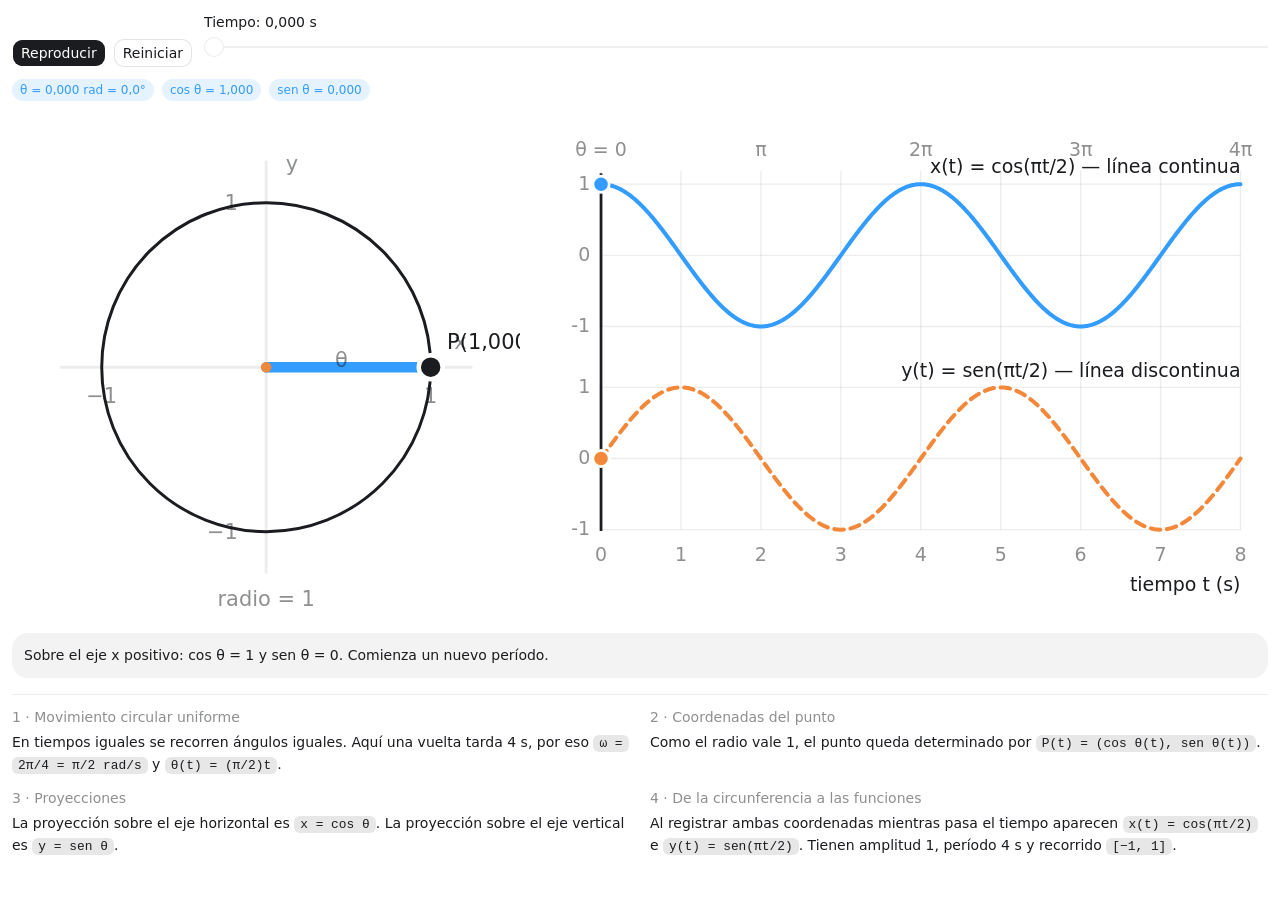
<file: unidades/simuladores/01-circunferencia-unidad-seno-coseno.html>
<!doctype html>
<html lang="es" data-visualize-standalone>
<head>
<meta charset="utf-8">
<meta name="viewport" content="width=device-width, initial-scale=1">
<meta name="referrer" content="no-referrer">
<title>De la circunferencia unidad al seno y coseno</title>
<style>:root {
  color-scheme: light dark;
  background-color: transparent !important;

  /* Agent-facing contract; keep in sync with SKILL.md. */
  --background: var(
    --main-surface-primary,
    light-dark(rgb(255 255 255), rgb(24 24 24))
  );
  --foreground: light-dark(rgb(26 28 31), rgb(255 255 255));
  --card: color-mix(in oklab, var(--foreground) 5%, transparent);
  --card-foreground: var(--foreground);
  --popover: light-dark(rgb(255 255 255), rgb(45 45 45));
  --popover-foreground: var(--foreground);
  --primary: light-dark(rgb(51 156 255), rgb(131 195 255));
  --primary-foreground: light-dark(rgb(255 255 255), rgb(13 13 13));
  --secondary: light-dark(rgb(255 255 255 / 96%), rgb(54 54 54 / 96%));
  --secondary-foreground: var(--foreground);
  --muted: color-mix(in srgb, var(--foreground) 10%, transparent);
  --muted-foreground: light-dark(
    rgb(26 28 31 / 49.4%),
    rgb(255 255 255 / 49.8%)
  );
  --accent: light-dark(rgb(229 242 255), rgb(13 39 63));
  --accent-foreground: var(--primary);
  --destructive: light-dark(rgb(226 85 7), rgb(255 133 73));
  --border: light-dark(rgb(26 28 31 / 8%), rgb(255 255 255 / 8.2%));
  --input: light-dark(
    rgb(26 28 31 / 11.8%),
    color-mix(in oklab, rgb(0 0 0) 10%, transparent)
  );
  --ring: light-dark(rgb(51 156 255), rgb(131 195 255 / 76%));
  --font-size-base: 14px;
  --red: light-dark(rgb(186 38 35), rgb(250 66 62));
  --green: light-dark(rgb(0 162 64), rgb(64 201 119));

  /* Internal implementation variables; not part of the agent contract. */
  --font-sans: -apple-system, system-ui, "Segoe UI", sans-serif;
  --font-mono:
    ui-monospace, SFMono-Regular, "SF Mono", Menlo, Consolas, "Liberation Mono",
    monospace;
  --font-size-normal: max(11px, var(--font-size-base));
  --font-size-tooltip: calc(var(--font-size-base) - 1px);
  --font-size-small: max(11px, calc(var(--font-size-base) - 2px));
  --font-size-h1: calc(var(--font-size-normal) * 1.7142857143);
  --font-size-h2: calc(var(--font-size-normal) * 1.4285714286);
  --font-size-h3: calc(var(--font-size-normal) * 1.2857142857);
  --font-weight-normal: 430;
  --font-weight-medium: 500;
  --line-height-normal: calc(var(--font-size-normal) * 1.5);
  --line-height-tooltip: calc(var(--font-size-tooltip) * 1.4285714286);
  --line-height-small: calc(var(--font-size-small) + 4px);
  --radius: 10px;
  --radius-sm: calc(var(--radius) * 0.6);
  --radius-md: calc(var(--radius) * 0.8);
  --radius-lg: var(--radius);
  --radius-2xl: calc(var(--radius) * 1.6);
  --radius-full: 9999px;
  --shadow-sm: 0 1px 2px -1px rgb(0 0 0 / 8%);
  --checkmark-image: url("data:image/svg+xml,%3Csvg xmlns='http://www.w3.org/2000/svg' viewBox='0 0 17 17'%3E%3Cpath d='M12.8961 3.64101C13.1297 3.41418 13.4984 3.37523 13.7779 3.56581C14.0571 3.75635 14.1554 4.11331 14.0299 4.41347L13.9615 4.53847L7.71151 13.7045C7.59411 13.8767 7.4063 13.9877 7.19881 14.0072C6.99136 14.0267 6.78564 13.9533 6.63826 13.806L2.88826 10.056L2.79842 9.9457C2.6192 9.67407 2.64927 9.30496 2.88826 9.06581C3.12738 8.82669 3.49647 8.79676 3.76815 8.97597L3.8785 9.06581L7.03084 12.2182L12.8053 3.74941L12.8961 3.64101Z'/%3E%3C/svg%3E");

  /* Legacy aliases; not part of the current agent contract. */
  --viz-bg: transparent;
  --viz-panel: var(--card);
  --viz-border: var(--border);
  --viz-text: var(--foreground);
  --viz-muted: var(--muted-foreground);
  --viz-accent: var(--primary);
  --viz-accent-text: var(--primary-foreground);
  --viz-accent-bg: var(--accent);
  --viz-font-size: var(--font-size-base);
  --viz-warning: var(--destructive);
  --color-background-primary: var(--background);
  --color-text-primary: var(--foreground);
  --color-border-secondary: var(--border);
}

:root[data-visualize-standalone] {
  background-color: var(--background) !important;
}

/* Generic mobile code-block hosts provide light/dark mode but no series palette.
   AppBlock hosts set all six variables themselves. */
:root:not([data-app-block-surface]) {
  --viz-series-1: var(--primary);
  --viz-series-2: light-dark(#f3883b, #f59a56);
  --viz-series-3: light-dark(#5dc977, #74d58b);
  --viz-series-4: light-dark(#eb77b1, #f08fc0);
  --viz-series-5: light-dark(#9b79ec, #aa91ef);
  --viz-series-6: light-dark(#3ab9b1, #5acbc2);
}

:root[data-theme="light"] {
  color-scheme: light;
}

:root[data-theme="dark"] {
  color-scheme: dark;
}

* {
  box-sizing: border-box;
}

html > body {
  margin: 0;
  padding: 5px;
  color: var(--foreground);
  background: transparent !important;
  font-family: var(--font-sans);
  font-size: var(--font-size-normal);
  font-weight: var(--font-weight-normal);
  line-height: var(--line-height-normal);
}

:root:not([data-app-block-surface]) > body {
  padding: 12px;
}

a {
  color: color-mix(in srgb, var(--viz-accent) 80%, var(--viz-text) 20%);
  cursor: pointer;
  font-weight: var(--font-weight-medium);
  text-decoration: none;
  text-underline-offset: 2px;
}

a:is(:hover, :focus-visible) {
  text-decoration-line: underline;
  text-decoration-style: dashed;
  text-decoration-thickness: 0.5px;
}

h1,
h2,
h3,
h4,
h5,
h6,
p {
  margin-block: 0;
}

h1 {
  font-size: var(--font-size-h1);
  font-weight: var(--font-weight-medium);
  line-height: 1.25;
}

h2 {
  font-size: var(--font-size-h2);
  font-weight: var(--font-weight-medium);
  line-height: 1.25;
}

h3,
h4,
h5,
h6 {
  font-size: var(--font-size-h3);
  font-weight: var(--font-weight-medium);
  line-height: 1.3;
}

b,
strong,
th {
  font-weight: var(--font-weight-medium);
}

code:not(pre code) {
  display: inline;
  padding: 1px 6px;
  border-radius: var(--radius-sm);
  background: var(--muted);
  font-family: var(--font-mono);
  font-size: 0.92em;
  overflow-wrap: anywhere;
  -webkit-box-decoration-break: clone;
  box-decoration-break: clone;
  word-break: break-word;
}

.table-responsive {
  width: 100%;
  overflow-x: auto;
  scrollbar-width: thin;
}

.table {
  width: 100%;
  border-collapse: collapse;
  color: var(--foreground);
  font: inherit;
  text-align: start;
}

.table :is(th, td) {
  padding-block: 10px;
  padding-inline: 0 24px;
  overflow-wrap: anywhere;
  border-bottom: 1px solid var(--border);
  text-align: start;
  vertical-align: top;
}

.table-responsive > .table :is(th, td) {
  overflow-wrap: break-word;
}

.table :is(th, td):last-child {
  padding-inline-end: 0;
}

.table :is(caption, thead th) {
  font-weight: 600;
}

.table thead th {
  padding-block: 8px;
  border-bottom-color: color-mix(in srgb, var(--foreground) 16%, transparent);
}

.table tbody tr:last-child :is(th, td) {
  border-bottom: 0;
}

.table.table-sm :is(th, td) {
  padding-block: 6px;
}

.table.table-sm :is(th, td):not(:last-child) {
  padding-inline-end: 16px;
}

.table :is(.text-end, [align="right"]) {
  text-align: end;
  font-variant-numeric: tabular-nums;
}

.table :is(.text-center, [align="center"]) {
  text-align: center;
}

.table .text-nowrap {
  white-space: nowrap;
}

#widget {
  display: flex;
  flex-direction: column;
  gap: 12px;
  width: 100%;
  padding: 0;
  background: transparent !important;
}

.card {
  min-width: 0;
  padding: 12px;
  overflow: hidden;
  overflow-wrap: break-word;
  border-radius: var(--radius-2xl);
  color: var(--card-foreground);
  background: var(--card);
}

#widget > :not(.card) {
  width: 100% !important;
  max-width: none !important;
  margin: 0 !important;
  padding: 0 !important;
  border: 0 !important;
  border-radius: 0 !important;
  background: transparent !important;
  box-shadow: none !important;
}

.tooltip {
  position: fixed;
  z-index: 50;
  top: 0;
  left: 0;
  width: max-content;
  max-width: min(
    20rem,
    var(--tooltip-available-width, calc(100vw - 10px)),
    calc(100vw - 10px)
  );
  max-height: min(
    var(--tooltip-available-height, calc(100vh - 10px)),
    calc(100vh - 10px)
  );
  padding: 4px 8px;
  border: 1px solid var(--border);
  border-radius: var(--radius-lg);
  color: var(--popover-foreground);
  background: var(--popover);
  box-shadow: none;
  font-size: var(--font-size-tooltip);
  line-height: var(--line-height-tooltip);
  overflow-wrap: break-word;
  white-space: normal;
  pointer-events: none;
  user-select: none;
}

/* The bundled tooltip runtime owns [data-tooltip]. AppBlock's CSS-only
   pseudo-tooltip can widen dense grids even while hidden. */
main [data-tooltip]::after {
  content: none;
}

.viz-grid {
  display: grid;
  grid-template-columns: repeat(auto-fit, minmax(max(180px, 24%), 1fr));
  gap: 10px;
}

.viz-stat {
  display: flex;
  flex-direction: column;
  gap: 2px;
}

.viz-stat-value {
  font-size: var(--font-size-h2);
  font-weight: var(--font-weight-medium);
  line-height: 1.25;
}

.viz-row {
  display: flex;
  flex-wrap: wrap;
  align-items: center;
  gap: 10px;
}

.viz-badge {
  padding: 3px 8px;
  border-radius: var(--radius-full);
  color: var(--accent-foreground);
  background: var(--accent);
  font-weight: var(--font-weight-medium);
}

small,
.text-small,
.viz-badge {
  font-size: var(--font-size-small);
  line-height: var(--line-height-small);
}

.text-muted {
  color: var(--muted-foreground);
}

.sr-only {
  position: absolute;
  width: 1px;
  height: 1px;
  padding: 0;
  overflow: hidden;
  clip: rect(0, 0, 0, 0);
  white-space: nowrap;
  border: 0;
}

.viz-controls {
  display: flex;
  flex-wrap: wrap;
  align-items: center;
  gap: 8px;
}

.viz-controls > .form-label {
  display: grid;
  min-width: min(100%, 260px);
  flex: 1 1 280px;
  grid-template-columns: minmax(0, 1fr) auto;
  align-items: baseline;
  gap: 2px 12px;
  margin-bottom: 0;
}

.viz-controls > .form-label > :is(.form-control, .form-range, .form-select) {
  grid-column: 1 / -1;
}

.btn,
.form-check-input,
.form-control,
.form-range,
.form-select {
  font: inherit;
}

.btn {
  appearance: button;
  display: inline-flex;
  inline-size: fit-content;
  max-inline-size: 100%;
  min-height: 28px;
  align-items: center;
  justify-content: center;
  gap: 4px;
  margin: 0;
  padding: 0 8px;
  -webkit-app-region: no-drag;
  border: 1px solid var(--input);
  border-radius: var(--radius-lg);
  color: var(--secondary-foreground);
  background: var(--secondary);
  cursor: var(--cursor-interaction, pointer);
  text-align: center;
  text-decoration: none;
  white-space: nowrap;
  user-select: none;
  -webkit-font-smoothing: antialiased;
}

.btn:is(.btn-block, .viz-tile) {
  inline-size: 100%;
}

.btn.viz-tile {
  min-width: 0;
  overflow-wrap: anywhere;
  white-space: normal;
}

a.btn {
  cursor: pointer;
  text-decoration: none;
}

.btn:not(:disabled):hover {
  background: color-mix(in srgb, var(--foreground) 6%, var(--secondary));
}

.btn-primary {
  border-color: transparent;
  color: var(--interactive-label-primary-default, var(--primary-foreground));
  background: var(--interactive-bg-primary-default, var(--foreground));
  background-clip: padding-box;
}

.btn-primary .text-muted {
  color: color-mix(
    in srgb,
    var(--interactive-label-primary-default, var(--primary-foreground)) 50%,
    transparent
  );
}

.btn-primary:not(:disabled):hover {
  background: color-mix(in srgb, var(--foreground) 80%, transparent);
  background-clip: padding-box;
}

.btn-ghost {
  border-color: transparent;
  color: var(--muted-foreground);
  background: transparent;
}

.btn-ghost:not(:disabled):hover {
  color: var(--foreground);
  background: color-mix(in srgb, var(--foreground) 6%, var(--secondary));
}

.btn:disabled {
  cursor: not-allowed;
  opacity: 0.4;
}

[data-lucide] {
  stroke-width: 1.6;
}

.form-label {
  display: block;
  margin-bottom: 6px;
  color: var(--foreground);
}

.form-control {
  display: block;
  width: 100%;
  min-height: 28px;
  padding: 0 8px;
  outline: none;
  border: 1px solid var(--input);
  border-radius: var(--radius-lg);
  color: var(--foreground);
  background: var(--secondary);
}

.form-control::placeholder {
  color: var(--muted-foreground);
}

.form-control[type="file"] {
  padding: 0;
  overflow: hidden;
  cursor: var(--cursor-interaction, pointer);
}

.form-control[type="file"]::file-selector-button {
  min-height: 26px;
  margin-right: 8px;
  padding: 0 8px;
  border: 0;
  border-right: 1px solid var(--input);
  color: var(--secondary-foreground);
  background: var(--secondary);
  cursor: inherit;
  font: inherit;
}

.form-control[type="file"]:not(:disabled):hover::file-selector-button {
  background: color-mix(in srgb, var(--foreground) 6%, var(--secondary));
}

.form-control-color[type="color"] {
  width: 40px;
  height: 28px;
  padding: 3px;
  cursor: var(--cursor-interaction, pointer);
}

.form-control-color[type="color"]::-webkit-color-swatch-wrapper {
  padding: 0;
}

.form-control-color[type="color"]::-webkit-color-swatch {
  border: 0;
  border-radius: calc(var(--radius-lg) - 4px);
}

textarea.form-control {
  height: auto;
  min-height: 72px;
  padding: 8px 10px;
  resize: vertical;
}

.form-control:focus-visible {
  border-color: var(--ring);
  box-shadow: inset 0 0 0 1px var(--ring);
}

.form-control:disabled,
.form-select:disabled {
  cursor: not-allowed;
  opacity: 0.4;
}

.form-select {
  appearance: none;
  display: block;
  width: 100%;
  min-height: 28px;
  margin: 0;
  padding: 0 32px 0 8px;
  outline: none;
  border: 1px solid var(--input);
  border-radius: var(--radius-lg);
  color: var(--foreground);
  background-color: var(--secondary);
  background-image:
    linear-gradient(45deg, transparent 50%, var(--muted-foreground) 50%),
    linear-gradient(135deg, var(--muted-foreground) 50%, transparent 50%);
  background-position:
    calc(100% - 14px) 50%,
    calc(100% - 10px) 50%;
  background-repeat: no-repeat;
  background-size: 4px 4px;
  cursor: var(--cursor-interaction, default);
}

.form-select:not(:disabled):hover {
  background-color: color-mix(in srgb, var(--foreground) 6%, var(--secondary));
}

.form-select:focus-visible {
  border-color: var(--ring);
  box-shadow: inset 0 0 0 1px var(--ring);
}

.form-check {
  display: flex;
  min-height: 20px;
  align-items: center;
  gap: 6px;
}

.form-check-input {
  appearance: none;
  width: 14px;
  height: 14px;
  flex: 0 0 auto;
  margin: 0;
  border: 1px solid var(--input);
  color: var(--primary-foreground);
  background-color: transparent;
  cursor: var(--cursor-interaction, default);
  transition:
    background-color 150ms,
    border-color 150ms,
    box-shadow 150ms;
}

.form-check:not(.form-switch) .form-check-input[type="checkbox"] {
  border-color: var(--input);
  border-radius: var(--radius-sm);
  background-color: var(--secondary);
  box-shadow: var(--shadow-sm);
}

.form-check:not(.form-switch)
  .form-check-input:not(:disabled):not(:checked):hover {
  background-color: var(--card);
}

.form-check:not(.form-switch) .form-check-input[type="checkbox"]:checked {
  border-color: var(--primary);
  background-color: var(--primary);
}

.form-check:not(.form-switch)
  .form-check-input[type="checkbox"]:checked::before {
  display: block;
  width: 100%;
  height: 100%;
  background: var(--primary-foreground);
  content: "";
  mask: var(--checkmark-image) center / 12px 12px no-repeat;
}

.form-check-input[type="radio"] {
  width: 14px;
  height: 14px;
  border-radius: var(--radius-full);
}

.form-check-input[type="radio"]:checked {
  border: 2px solid var(--primary);
  background:
    radial-gradient(circle, var(--primary-foreground) 0 2.5px, transparent 3px),
    var(--primary);
}

.form-check:not(.form-switch) .form-check-input:focus-visible {
  outline: 2px solid var(--ring);
  outline-offset: 2px;
}

.form-check:not(.form-switch) .form-check-input:disabled {
  cursor: not-allowed;
  pointer-events: none;
}

.form-check:not(.form-switch) .form-check-input:disabled + .form-check-label {
  cursor: not-allowed;
}

.form-switch .form-check-input:disabled,
.form-switch .form-check-input:disabled + .form-check-label {
  cursor: not-allowed;
  opacity: 0.6;
}

.form-check-label {
  color: var(--foreground);
  cursor: var(--cursor-interaction, default);
}

.form-switch .form-check-input {
  position: relative;
  width: 32px;
  height: 20px;
  border: 0;
  border-radius: var(--radius-full);
  background: var(--muted);
  box-shadow: none;
  transition: background-color 200ms cubic-bezier(0, 0, 0.2, 1);
}

.form-switch .form-check-input::before {
  position: absolute;
  top: 50%;
  left: 0;
  width: 16px;
  height: 16px;
  box-sizing: border-box;
  border: 1px solid light-dark(var(--primary-foreground), var(--foreground));
  border-radius: var(--radius-full);
  background: light-dark(var(--primary-foreground), var(--foreground));
  box-shadow: var(--shadow-sm);
  content: "";
  transform: translate(2px, -50%);
  transition: transform 200ms cubic-bezier(0, 0, 0.2, 1);
}

.form-switch .form-check-input:checked {
  background: var(--primary);
}

.form-switch .form-check-input:checked::before {
  transform: translate(14px, -50%);
}

.form-switch .form-check-input:focus-visible {
  box-shadow: 0 0 0 2px var(--ring);
}

.form-range {
  appearance: none;
  display: block;
  width: 100%;
  height: 28px;
  flex: 1;
  margin: 0;
  padding: 0;
  outline: none;
  border: 0;
  accent-color: var(--primary);
  background: linear-gradient(
      color-mix(in srgb, var(--foreground) 7%, transparent),
      color-mix(in srgb, var(--foreground) 7%, transparent)
    )
    center / 100% 2px no-repeat;
}

.form-range::-webkit-slider-runnable-track {
  height: 28px;
  background: transparent;
}

.form-range::-webkit-slider-thumb {
  appearance: none;
  width: 20px;
  height: 20px;
  margin-top: 4px;
  border: 1px solid var(--border);
  border-radius: var(--radius-full);
  background: light-dark(var(--primary-foreground), var(--foreground));
}

.form-range:focus-visible::-webkit-slider-thumb {
  border-color: var(--ring);
  box-shadow: inset 0 0 0 1px var(--ring);
}

.form-range::-moz-range-track {
  height: 28px;
  background: transparent;
}

.form-range::-moz-range-thumb {
  width: 20px;
  height: 20px;
  border: 1px solid var(--border);
  border-radius: var(--radius-full);
  background: light-dark(var(--primary-foreground), var(--foreground));
}

.form-range:focus-visible::-moz-range-thumb {
  border-color: var(--ring);
  box-shadow: inset 0 0 0 1px var(--ring);
}

.form-range:disabled {
  cursor: not-allowed;
  opacity: 0.4;
}

.btn:not(.btn-primary, .viz-tile):is(
    [aria-pressed="true"],
    [aria-selected="true"],
    .is-selected
  ) {
  border-color: var(--primary);
  color: var(--primary-foreground);
  background: var(--primary);
}

.btn.viz-tile:is([aria-pressed="true"], [aria-selected="true"], .is-selected) {
  border-color: var(--primary);
  box-shadow: inset 0 0 0 1px var(--primary);
}

.btn:focus-visible {
  outline: 2px solid var(--ring);
  outline-offset: 2px;
}

svg {
  display: block;
  max-width: 100%;
  height: auto;
}

#widget > svg {
  width: 100%;
}

.text-warning,
.text-destructive {
  color: var(--destructive);
}
</style>
</head>
<body>
<style>
  #unit-circle-lab {
    color: var(--foreground);
    width: 100%;
  }

  #unit-circle-lab .uc-controls {
    align-items: end;
    display: grid;
    gap: 0.75rem;
    grid-template-columns: auto minmax(220px, 1fr);
    margin-bottom: 0.75rem;
  }

  #unit-circle-lab .uc-actions,
  #unit-circle-lab .uc-readouts {
    display: flex;
    flex-wrap: wrap;
    gap: 0.5rem;
  }

  #unit-circle-lab .uc-time-control {
    min-width: 0;
  }

  #unit-circle-lab .uc-readouts {
    margin-bottom: 0.75rem;
  }

  #unit-circle-lab .uc-stage {
    align-items: center;
    display: grid;
    gap: 1rem;
    grid-template-columns: minmax(270px, 0.82fr) minmax(380px, 1.18fr);
  }

  #unit-circle-lab .uc-figure {
    margin: 0;
    min-width: 0;
  }

  #unit-circle-lab .uc-figure svg {
    display: block;
    height: auto;
    max-width: 100%;
    width: 100%;
  }

  #unit-circle-lab .uc-axis,
  #unit-circle-lab .uc-gridline,
  #unit-circle-lab .uc-tick {
    stroke: var(--border);
  }

  #unit-circle-lab .uc-axis {
    stroke-width: 2;
  }

  #unit-circle-lab .uc-gridline,
  #unit-circle-lab .uc-tick {
    stroke-width: 1;
  }

  #unit-circle-lab .uc-circle {
    fill: none;
    stroke: var(--foreground);
    stroke-width: 2;
  }

  #unit-circle-lab .uc-radius {
    stroke: var(--foreground);
    stroke-width: 3;
  }

  #unit-circle-lab .uc-angle-arc {
    fill: none;
    stroke: var(--muted-foreground);
    stroke-width: 2;
  }

  #unit-circle-lab .uc-cos-mark {
    stroke: var(--viz-series-1);
  }

  #unit-circle-lab .uc-sin-mark {
    stroke: var(--viz-series-2);
  }

  #unit-circle-lab .uc-coordinate {
    stroke-linecap: round;
    stroke-width: 7;
  }

  #unit-circle-lab .uc-helper {
    stroke-dasharray: 5 5;
    stroke-width: 2;
  }

  #unit-circle-lab .uc-point {
    fill: var(--foreground);
    stroke: var(--background);
    stroke-width: 3;
  }

  #unit-circle-lab .uc-curve {
    fill: none;
    stroke-linecap: round;
    stroke-linejoin: round;
    stroke-width: 3;
  }

  #unit-circle-lab .uc-cos-curve {
    stroke: var(--viz-series-1);
  }

  #unit-circle-lab .uc-sin-curve {
    stroke: var(--viz-series-2);
    stroke-dasharray: 7 5;
  }

  #unit-circle-lab .uc-cursor {
    stroke: var(--foreground);
    stroke-width: 2;
  }

  #unit-circle-lab .uc-cos-dot {
    fill: var(--viz-series-1);
    stroke: var(--background);
    stroke-width: 2;
  }

  #unit-circle-lab .uc-sin-dot {
    fill: var(--viz-series-2);
    stroke: var(--background);
    stroke-width: 2;
  }

  #unit-circle-lab .uc-svg-label {
    fill: var(--foreground);
  }

  #unit-circle-lab .uc-svg-muted {
    fill: var(--muted-foreground);
  }

  #unit-circle-lab .uc-live-note {
    margin-top: 0.75rem;
  }

  #unit-circle-lab .uc-explanation {
    border-top: 1px solid var(--border);
    display: grid;
    gap: 0.75rem 1.25rem;
    grid-template-columns: repeat(2, minmax(0, 1fr));
    margin-top: 1rem;
    padding-top: 0.75rem;
  }

  #unit-circle-lab .uc-step {
    margin: 0;
  }

  #unit-circle-lab .uc-step code {
    color: var(--foreground);
  }

  #unit-circle-lab .uc-step-label {
    color: var(--muted-foreground);
    display: block;
    margin-bottom: 0.25rem;
  }

  @media (max-width: 700px) {
    #unit-circle-lab .uc-controls,
    #unit-circle-lab .uc-stage,
    #unit-circle-lab .uc-explanation {
      grid-template-columns: 1fr;
    }
  }
</style>

<div id="unit-circle-lab">
  <div class="uc-controls">
    <div class="uc-actions">
      <button id="uc-play" class="btn btn-primary" type="button" aria-pressed="false">Reproducir</button>
      <button id="uc-reset" class="btn" type="button">Reiniciar</button>
    </div>
    <label class="form-label uc-time-control" for="uc-time">
      Tiempo: <output id="uc-time-output" for="uc-time">0,000 s</output>
      <input id="uc-time" class="form-range" type="range" min="0" max="8" step="0.001" value="0">
    </label>
  </div>

  <div class="uc-readouts" aria-live="polite">
    <span class="viz-badge">θ = <output id="uc-angle-output">0,000 rad = 0,0°</output></span>
    <span class="viz-badge">cos θ = <output id="uc-cos-output">1,000</output></span>
    <span class="viz-badge">sen θ = <output id="uc-sin-output">0,000</output></span>
  </div>

  <div class="uc-stage">
    <figure class="uc-figure">
      <svg id="uc-circle-svg" viewBox="0 0 340 340" role="img" aria-labelledby="uc-circle-title uc-circle-desc">
        <title id="uc-circle-title">Punto en movimiento uniforme sobre la circunferencia unidad</title>
        <desc id="uc-circle-desc">Las proyecciones horizontal y vertical del punto muestran, respectivamente, el coseno y el seno del ángulo.</desc>

        <line class="uc-axis" x1="32" y1="170" x2="308" y2="170"></line>
        <line class="uc-axis" x1="170" y1="308" x2="170" y2="32"></line>
        <circle class="uc-circle" cx="170" cy="170" r="110"></circle>

        <line class="uc-tick" x1="60" y1="164" x2="60" y2="176"></line>
        <line class="uc-tick" x1="280" y1="164" x2="280" y2="176"></line>
        <line class="uc-tick" x1="164" y1="60" x2="176" y2="60"></line>
        <line class="uc-tick" x1="164" y1="280" x2="176" y2="280"></line>

        <text class="uc-svg-muted" x="60" y="194" text-anchor="middle">−1</text>
        <text class="uc-svg-muted" x="280" y="194" text-anchor="middle">1</text>
        <text class="uc-svg-muted" x="151" y="65" text-anchor="end">1</text>
        <text class="uc-svg-muted" x="151" y="285" text-anchor="end">−1</text>
        <text class="uc-svg-muted" x="304" y="158" text-anchor="end">x</text>
        <text class="uc-svg-muted" x="183" y="39">y</text>

        <path id="uc-angle-arc" class="uc-angle-arc"></path>
        <line id="uc-radius" class="uc-radius" x1="170" y1="170" x2="280" y2="170"></line>

        <line id="uc-cos-helper" class="uc-helper uc-cos-mark" x1="280" y1="170" x2="280" y2="170"></line>
        <line id="uc-sin-helper" class="uc-helper uc-sin-mark" x1="280" y1="170" x2="170" y2="170"></line>
        <line id="uc-cos-coordinate" class="uc-coordinate uc-cos-mark" x1="170" y1="170" x2="280" y2="170"></line>
        <line id="uc-sin-coordinate" class="uc-coordinate uc-sin-mark" x1="170" y1="170" x2="170" y2="170"></line>

        <circle id="uc-point" class="uc-point" cx="280" cy="170" r="8"></circle>
        <text id="uc-point-label" class="uc-svg-label" x="290" y="155">P(1,000; 0,000)</text>
        <text id="uc-angle-label" class="uc-svg-muted" x="207" y="158">θ</text>
        <text class="uc-svg-muted" x="170" y="330" text-anchor="middle">radio = 1</text>
      </svg>
    </figure>

    <figure class="uc-figure">
      <svg id="uc-chart-svg" viewBox="0 0 540 350" role="img" aria-labelledby="uc-chart-title uc-chart-desc">
        <title id="uc-chart-title">Funciones coseno y seno obtenidas del movimiento circular</title>
        <desc id="uc-chart-desc">Dos gráficas sincronizadas muestran la coordenada horizontal como coseno y la coordenada vertical como seno a lo largo del tiempo.</desc>
        <g id="uc-chart-grid"></g>
        <path id="uc-cos-path" class="uc-curve uc-cos-curve"></path>
        <path id="uc-sin-path" class="uc-curve uc-sin-curve"></path>
        <line id="uc-chart-cursor" class="uc-cursor" x1="48" y1="32" x2="48" y2="296"></line>
        <circle id="uc-cos-dot" class="uc-cos-dot" cx="48" cy="44" r="6"></circle>
        <circle id="uc-sin-dot" class="uc-sin-dot" cx="48" cy="242" r="6"></circle>
        <text class="uc-svg-label" x="520" y="32" text-anchor="end">x(t) = cos(πt/2) — línea continua</text>
        <text class="uc-svg-label" x="520" y="182" text-anchor="end">y(t) = sen(πt/2) — línea discontinua</text>
      </svg>
    </figure>
  </div>

  <div class="card uc-live-note" aria-live="polite">
    <span id="uc-live-explanation">Inicio: el punto está en (1, 0). El coseno vale 1 y el seno vale 0.</span>
  </div>

  <div class="uc-explanation">
    <p class="uc-step">
      <span class="uc-step-label">1 · Movimiento circular uniforme</span>
      En tiempos iguales se recorren ángulos iguales. Aquí una vuelta tarda 4 s, por eso <code>ω = 2π/4 = π/2 rad/s</code> y <code>θ(t) = (π/2)t</code>.
    </p>
    <p class="uc-step">
      <span class="uc-step-label">2 · Coordenadas del punto</span>
      Como el radio vale 1, el punto queda determinado por <code>P(t) = (cos θ(t), sen θ(t))</code>.
    </p>
    <p class="uc-step">
      <span class="uc-step-label">3 · Proyecciones</span>
      La proyección sobre el eje horizontal es <code>x = cos θ</code>. La proyección sobre el eje vertical es <code>y = sen θ</code>.
    </p>
    <p class="uc-step">
      <span class="uc-step-label">4 · De la circunferencia a las funciones</span>
      Al registrar ambas coordenadas mientras pasa el tiempo aparecen <code>x(t) = cos(πt/2)</code> e <code>y(t) = sen(πt/2)</code>. Tienen amplitud 1, período 4 s y recorrido <code>[−1, 1]</code>.
    </p>
  </div>
</div>

<script>
  (function () {
    "use strict";

    var root = document.getElementById("unit-circle-lab");
    if (!root) return;

    var period = 4;
    var duration = 8;
    var omega = 2 * Math.PI / period;
    var centerX = 170;
    var centerY = 170;
    var circleRadius = 110;
    var arcRadius = 34;
    var svgNamespace = "http://www.w3.org/2000/svg";
    var plots = {
      left: 48,
      right: 520,
      cosTop: 40,
      cosBottom: 145,
      sinTop: 190,
      sinBottom: 295
    };

    var playButton = root.querySelector("#uc-play");
    var resetButton = root.querySelector("#uc-reset");
    var timeSlider = root.querySelector("#uc-time");
    var timeOutput = root.querySelector("#uc-time-output");
    var angleOutput = root.querySelector("#uc-angle-output");
    var cosOutput = root.querySelector("#uc-cos-output");
    var sinOutput = root.querySelector("#uc-sin-output");
    var radiusLine = root.querySelector("#uc-radius");
    var cosHelper = root.querySelector("#uc-cos-helper");
    var sinHelper = root.querySelector("#uc-sin-helper");
    var cosCoordinate = root.querySelector("#uc-cos-coordinate");
    var sinCoordinate = root.querySelector("#uc-sin-coordinate");
    var point = root.querySelector("#uc-point");
    var pointLabel = root.querySelector("#uc-point-label");
    var angleArc = root.querySelector("#uc-angle-arc");
    var angleLabel = root.querySelector("#uc-angle-label");
    var chartGrid = root.querySelector("#uc-chart-grid");
    var cosPath = root.querySelector("#uc-cos-path");
    var sinPath = root.querySelector("#uc-sin-path");
    var chartCursor = root.querySelector("#uc-chart-cursor");
    var cosDot = root.querySelector("#uc-cos-dot");
    var sinDot = root.querySelector("#uc-sin-dot");
    var liveExplanation = root.querySelector("#uc-live-explanation");
    var playing = false;
    var currentTime = 0;
    var lastFrame = null;

    function formatNumber(value, digits) {
      var rounded = Math.abs(value) < Math.pow(10, -digits) / 2 ? 0 : value;
      return rounded.toFixed(digits).replace(".", ",");
    }

    function stateAt(time) {
      var theta = omega * time;
      return {
        theta: theta,
        angle: ((theta % (2 * Math.PI)) + 2 * Math.PI) % (2 * Math.PI),
        cosine: Math.cos(theta),
        sine: Math.sin(theta)
      };
    }

    function xScale(time) {
      return plots.left + time / duration * (plots.right - plots.left);
    }

    function yScale(value, top, bottom) {
      return bottom - (value + 1) / 2 * (bottom - top);
    }

    function makeSvgElement(name, attributes, textValue) {
      var element = document.createElementNS(svgNamespace, name);
      Object.keys(attributes).forEach(function (key) {
        element.setAttribute(key, attributes[key]);
      });
      if (textValue !== undefined) element.textContent = textValue;
      return element;
    }

    function buildChartGrid() {
      var timeTicks = [0, 1, 2, 3, 4, 5, 6, 7, 8];
      var angleTicks = [
        { time: 0, label: "θ = 0" },
        { time: 2, label: "π" },
        { time: 4, label: "2π" },
        { time: 6, label: "3π" },
        { time: 8, label: "4π" }
      ];
      var horizontalValues = [-1, 0, 1];

      timeTicks.forEach(function (tick) {
        var x = xScale(tick);
        chartGrid.appendChild(makeSvgElement("line", {
          x1: x, y1: 30, x2: x, y2: plots.sinBottom, "class": "uc-gridline"
        }));
        chartGrid.appendChild(makeSvgElement("text", {
          x: x, y: 318, "text-anchor": "middle", "class": "uc-svg-muted"
        }, String(tick)));
      });

      angleTicks.forEach(function (tick) {
        chartGrid.appendChild(makeSvgElement("text", {
          x: xScale(tick.time), y: 19, "text-anchor": "middle", "class": "uc-svg-muted"
        }, tick.label));
      });

      horizontalValues.forEach(function (value) {
        var cosY = yScale(value, plots.cosTop, plots.cosBottom);
        var sinY = yScale(value, plots.sinTop, plots.sinBottom);
        chartGrid.appendChild(makeSvgElement("line", {
          x1: plots.left, y1: cosY, x2: plots.right, y2: cosY, "class": "uc-gridline"
        }));
        chartGrid.appendChild(makeSvgElement("line", {
          x1: plots.left, y1: sinY, x2: plots.right, y2: sinY, "class": "uc-gridline"
        }));
        chartGrid.appendChild(makeSvgElement("text", {
          x: 40, y: cosY + 4, "text-anchor": "end", "class": "uc-svg-muted"
        }, String(value)));
        chartGrid.appendChild(makeSvgElement("text", {
          x: 40, y: sinY + 4, "text-anchor": "end", "class": "uc-svg-muted"
        }, String(value)));
      });

      chartGrid.appendChild(makeSvgElement("line", {
        x1: plots.left, y1: plots.cosTop, x2: plots.left, y2: plots.cosBottom, "class": "uc-axis"
      }));
      chartGrid.appendChild(makeSvgElement("line", {
        x1: plots.left, y1: plots.sinTop, x2: plots.left, y2: plots.sinBottom, "class": "uc-axis"
      }));
      chartGrid.appendChild(makeSvgElement("text", {
        x: plots.right, y: 340, "text-anchor": "end", "class": "uc-svg-label"
      }, "tiempo t (s)"));
    }

    function buildCurves() {
      var cosCommands = [];
      var sinCommands = [];
      var samples = 720;

      for (var index = 0; index <= samples; index += 1) {
        var time = duration * index / samples;
        var state = stateAt(time);
        var command = index === 0 ? "M" : "L";
        cosCommands.push(command + xScale(time).toFixed(2) + " " + yScale(state.cosine, plots.cosTop, plots.cosBottom).toFixed(2));
        sinCommands.push(command + xScale(time).toFixed(2) + " " + yScale(state.sine, plots.sinTop, plots.sinBottom).toFixed(2));
      }

      cosPath.setAttribute("d", cosCommands.join(" "));
      sinPath.setAttribute("d", sinCommands.join(" "));
    }

    function arcPath(angle) {
      if (angle < 0.002) return "";
      var endX = centerX + arcRadius * Math.cos(angle);
      var endY = centerY - arcRadius * Math.sin(angle);
      var largeArc = angle > Math.PI ? 1 : 0;
      return "M " + (centerX + arcRadius) + " " + centerY +
        " A " + arcRadius + " " + arcRadius + " 0 " + largeArc + " 0 " +
        endX.toFixed(2) + " " + endY.toFixed(2);
    }

    function explanationFor(state) {
      var tolerance = 0.018;
      if (Math.abs(state.sine) < tolerance && state.cosine > 0) {
        return "Sobre el eje x positivo: cos θ = 1 y sen θ = 0. Comienza un nuevo período.";
      }
      if (Math.abs(state.cosine) < tolerance && state.sine > 0) {
        return "Punto más alto: cos θ = 0 y sen θ = 1. Ha transcurrido un cuarto de período.";
      }
      if (Math.abs(state.sine) < tolerance && state.cosine < 0) {
        return "Sobre el eje x negativo: cos θ = −1 y sen θ = 0. Ha transcurrido medio período.";
      }
      if (Math.abs(state.cosine) < tolerance && state.sine < 0) {
        return "Punto más bajo: cos θ = 0 y sen θ = −1. Han transcurrido tres cuartos de período.";
      }
      if (state.cosine > 0 && state.sine > 0) {
        return "Primer cuadrante: las proyecciones horizontal y vertical son positivas; cos θ > 0 y sen θ > 0.";
      }
      if (state.cosine < 0 && state.sine > 0) {
        return "Segundo cuadrante: la proyección horizontal es negativa y la vertical positiva; cos θ < 0 y sen θ > 0.";
      }
      if (state.cosine < 0 && state.sine < 0) {
        return "Tercer cuadrante: ambas proyecciones son negativas; cos θ < 0 y sen θ < 0.";
      }
      return "Cuarto cuadrante: la proyección horizontal es positiva y la vertical negativa; cos θ > 0 y sen θ < 0.";
    }

    function setPlaying(nextPlaying) {
      playing = nextPlaying;
      playButton.textContent = playing ? "Pausar" : "Reproducir";
      playButton.setAttribute("aria-pressed", playing ? "true" : "false");
    }

    function render(time) {
      var state = stateAt(time);
      var pointX = centerX + circleRadius * state.cosine;
      var pointY = centerY - circleRadius * state.sine;
      var chartX = xScale(time);
      var labelX = pointX + (state.cosine >= 0 ? 11 : -11);
      var labelY = pointY + (state.sine >= 0 ? -12 : 20);
      var labelAnchor = state.cosine >= 0 ? "start" : "end";
      var angleLabelX = centerX + 46 * Math.cos(state.angle / 2);
      var angleLabelY = centerY - 46 * Math.sin(state.angle / 2);
      radiusLine.setAttribute("x2", pointX);
      radiusLine.setAttribute("y2", pointY);
      cosHelper.setAttribute("x1", pointX);
      cosHelper.setAttribute("y1", pointY);
      cosHelper.setAttribute("x2", pointX);
      cosHelper.setAttribute("y2", centerY);
      sinHelper.setAttribute("x1", pointX);
      sinHelper.setAttribute("y1", pointY);
      sinHelper.setAttribute("x2", centerX);
      sinHelper.setAttribute("y2", pointY);
      cosCoordinate.setAttribute("x2", pointX);
      sinCoordinate.setAttribute("y2", pointY);
      point.setAttribute("cx", pointX);
      point.setAttribute("cy", pointY);
      pointLabel.setAttribute("x", labelX);
      pointLabel.setAttribute("y", labelY);
      pointLabel.setAttribute("text-anchor", labelAnchor);
      pointLabel.textContent = "P(" + formatNumber(state.cosine, 3) + "; " + formatNumber(state.sine, 3) + ")";
      angleArc.setAttribute("d", arcPath(state.angle));
      angleLabel.setAttribute("x", angleLabelX);
      angleLabel.setAttribute("y", angleLabelY);

      chartCursor.setAttribute("x1", chartX);
      chartCursor.setAttribute("x2", chartX);
      cosDot.setAttribute("cx", chartX);
      cosDot.setAttribute("cy", yScale(state.cosine, plots.cosTop, plots.cosBottom));
      sinDot.setAttribute("cx", chartX);
      sinDot.setAttribute("cy", yScale(state.sine, plots.sinTop, plots.sinBottom));

      timeSlider.value = String(time);
      timeOutput.value = formatNumber(time, 3) + " s";
      angleOutput.value = formatNumber(state.theta, 3) + " rad = " + formatNumber(state.theta * 180 / Math.PI, 1) + "°";
      cosOutput.value = formatNumber(state.cosine, 3);
      sinOutput.value = formatNumber(state.sine, 3);
      liveExplanation.textContent = explanationFor(state);
    }

    playButton.addEventListener("click", function () {
      if (!playing && currentTime >= duration) currentTime = 0;
      setPlaying(!playing);
      lastFrame = null;
    });

    resetButton.addEventListener("click", function () {
      currentTime = 0;
      setPlaying(false);
      render(currentTime);
    });

    timeSlider.addEventListener("input", function () {
      currentTime = Number(timeSlider.value);
      setPlaying(false);
      render(currentTime);
    });

    function animate(timestamp) {
      if (lastFrame === null) lastFrame = timestamp;
      var elapsed = Math.min((timestamp - lastFrame) / 1000, 0.1);
      lastFrame = timestamp;

      if (playing) {
        currentTime += elapsed;
        if (currentTime > duration) currentTime %= duration;
        render(currentTime);
      }

      window.requestAnimationFrame(animate);
    }

    buildChartGrid();
    buildCurves();
    setPlaying(playing);
    render(currentTime);
    window.requestAnimationFrame(animate);
  }());
</script>

<script id="codex-visualization-tooltip">/* oxlint-disable typescript/no-unsafe-argument, typescript/no-unsafe-call, typescript/no-unsafe-return */
// Runs inside the visualization sandbox, not the host webview.
(() => {
  if (window.FloatingUIDOM == null) {
    return;
  }
  const { autoUpdate, computePosition, flip, offset, shift, size } =
    window.FloatingUIDOM;
  const tooltipPlacements = new Set(["top", "right", "bottom", "left"]);
  const tooltipId = `codex-visualization-tooltip-${
    window.crypto?.randomUUID?.() ?? Date.now().toString(36)
  }`;
  const tooltipGap = 5;
  const hoverDelay = 700;
  const skipDelay = 300;
  let activeTrigger = null;
  let pendingTrigger = null;
  let tooltip = null;
  let openTimeout = null;
  let autoUpdateCleanup = null;
  let positionRequest = 0;
  let skipDelayUntil = 0;

  const getTrigger = (target) =>
    target?.nodeType === Node.ELEMENT_NODE
      ? target.closest("[data-tooltip]")
      : null;
  const containsTarget = (trigger, target) =>
    target?.nodeType != null && trigger.contains(target);
  const getContent = (trigger) =>
    trigger.getAttribute("data-tooltip")?.trim() ?? "";
  const getPlacement = (trigger) => {
    const placement = trigger.getAttribute("data-tooltip-placement");
    return tooltipPlacements.has(placement) ? placement : "top";
  };
  const getTooltip = () => {
    if (tooltip == null) {
      tooltip = document.createElement("div");
      tooltip.id = tooltipId;
      tooltip.className = "tooltip";
      tooltip.setAttribute("role", "tooltip");
    }
    return tooltip;
  };
  const setDescribedBy = (trigger, described) => {
    const ids = new Set(
      (trigger.getAttribute("aria-describedby") ?? "")
        .split(/\s+/)
        .filter(Boolean),
    );
    if (described) {
      ids.add(tooltipId);
    } else {
      ids.delete(tooltipId);
    }
    if (ids.size === 0) {
      trigger.removeAttribute("aria-describedby");
    } else {
      trigger.setAttribute("aria-describedby", [...ids].join(" "));
    }
  };
  const clearOpenTimeout = () => {
    if (openTimeout != null) {
      window.clearTimeout(openTimeout);
      openTimeout = null;
    }
    pendingTrigger = null;
  };
  const closeTooltip = (activateSkipDelay = true) => {
    clearOpenTimeout();
    positionRequest += 1;
    autoUpdateCleanup?.();
    autoUpdateCleanup = null;
    if (activeTrigger == null) {
      return;
    }
    setDescribedBy(activeTrigger, false);
    activeTrigger = null;
    tooltip?.remove();
    if (activateSkipDelay) {
      skipDelayUntil = Date.now() + skipDelay;
    }
  };
  const updatePosition = (trigger, floating) => {
    const request = ++positionRequest;
    void computePosition(trigger, floating, {
      middleware: [
        offset(tooltipGap),
        flip({ padding: tooltipGap }),
        shift({ padding: tooltipGap }),
        size({
          padding: tooltipGap,
          apply({ availableHeight, availableWidth, elements }) {
            elements.floating.style.setProperty(
              "--tooltip-available-width",
              `${Math.max(0, availableWidth)}px`,
            );
            elements.floating.style.setProperty(
              "--tooltip-available-height",
              `${Math.max(0, availableHeight)}px`,
            );
          },
        }),
      ],
      placement: getPlacement(trigger),
      strategy: "fixed",
    })
      .then(({ x, y }) => {
        if (activeTrigger !== trigger || request !== positionRequest) {
          return;
        }
        const scale = window.devicePixelRatio || 1;
        floating.style.transform = `translate(${Math.round(x * scale) / scale}px, ${Math.round(y * scale) / scale}px)`;
        floating.style.visibility = "visible";
      })
      .catch(() => {
        if (activeTrigger === trigger && request === positionRequest) {
          closeTooltip(false);
        }
      });
  };
  const openTooltip = (trigger) => {
    const content = getContent(trigger);
    if (!trigger.isConnected || content.length === 0) {
      return;
    }
    clearOpenTimeout();
    if (activeTrigger === trigger) {
      return;
    }
    closeTooltip();
    const floating = getTooltip();
    floating.textContent = content;
    floating.style.visibility = "hidden";
    floating.style.transform = "translate(0, 0)";
    document.body.appendChild(floating);
    activeTrigger = trigger;
    setDescribedBy(trigger, true);
    autoUpdateCleanup = autoUpdate(trigger, floating, () => {
      updatePosition(trigger, floating);
    });
  };
  const requestOpen = (trigger, immediate = false) => {
    if (
      getContent(trigger).length === 0 ||
      activeTrigger === trigger ||
      pendingTrigger === trigger
    ) {
      return;
    }
    clearOpenTimeout();
    pendingTrigger = trigger;
    const delay =
      immediate || activeTrigger != null || Date.now() < skipDelayUntil
        ? 0
        : hoverDelay;
    if (delay === 0) {
      openTooltip(trigger);
      return;
    }
    openTimeout = window.setTimeout(() => {
      openTimeout = null;
      pendingTrigger = null;
      openTooltip(trigger);
    }, delay);
  };
  const handlePointerOpen = (event) => {
    if (event.pointerType === "touch") {
      return;
    }
    const trigger = getTrigger(event.target);
    if (trigger == null || containsTarget(trigger, event.relatedTarget)) {
      return;
    }
    requestOpen(trigger);
  };
  const handleLeave = (event) => {
    const trigger = getTrigger(event.target);
    if (trigger == null || containsTarget(trigger, event.relatedTarget)) {
      return;
    }
    if (activeTrigger === trigger || pendingTrigger === trigger) {
      closeTooltip();
    }
  };
  const handleFocusIn = (event) => {
    const trigger = getTrigger(event.target);
    if (trigger?.matches(":focus-visible")) {
      requestOpen(trigger, true);
    }
  };
  const handleKeyDown = (event) => {
    if (event.key === "Escape") {
      closeTooltip();
    }
  };
  const handleContextMenu = (event) => {
    const trigger = getTrigger(event.target);
    if (activeTrigger === trigger || pendingTrigger === trigger) {
      closeTooltip();
    }
  };
  const destroy = () => {
    closeTooltip(false);
    document.removeEventListener("pointerover", handlePointerOpen);
    document.removeEventListener("pointerout", handleLeave);
    document.removeEventListener("focusin", handleFocusIn);
    document.removeEventListener("focusout", handleLeave);
    document.removeEventListener("keydown", handleKeyDown);
    document.removeEventListener("contextmenu", handleContextMenu);
    tooltip = null;
  };

  document.addEventListener("pointerover", handlePointerOpen);
  document.addEventListener("pointerout", handleLeave);
  document.addEventListener("focusin", handleFocusIn);
  document.addEventListener("focusout", handleLeave);
  document.addEventListener("keydown", handleKeyDown);
  document.addEventListener("contextmenu", handleContextMenu);
  window.addEventListener("pagehide", destroy, { once: true });
})();
</script>
<script id="codex-visualization-lucide-initialization">(() => {
  const initialize = () => {
    globalThis.lucide?.createIcons({ attrs: { width: 16, height: 16 } });
  };
  if (globalThis.lucide != null) {
    initialize();
    return;
  }
  document
    .getElementById("codex-visualization-lucide")
    ?.addEventListener("load", initialize, { once: true });
})();
</script>
</body>
</html>
</file>
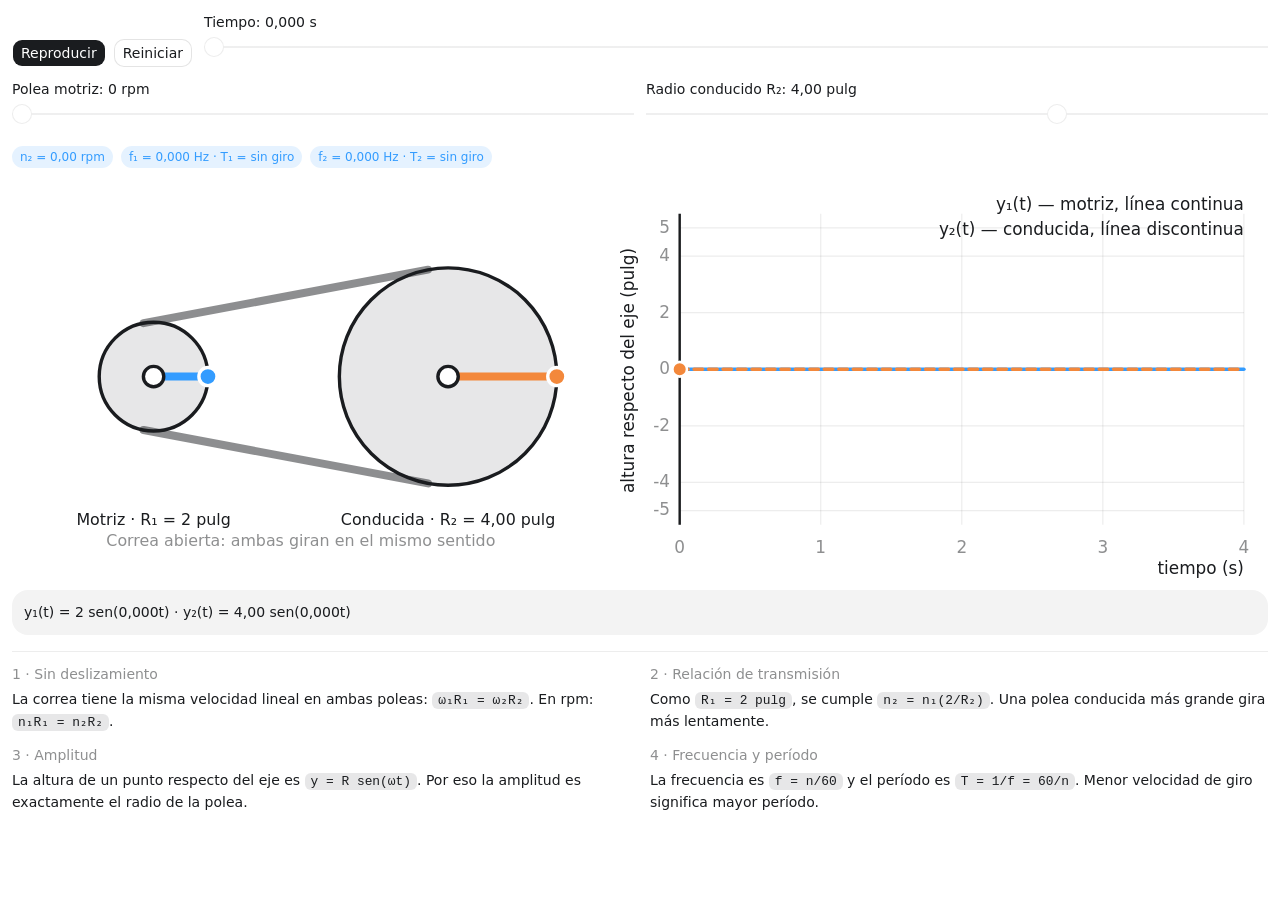
<file: unidades/simuladores/02-poleas-transmision-senoidal.html>
<!doctype html>
<html lang="es" data-visualize-standalone>
<head>
<meta charset="utf-8">
<meta name="viewport" content="width=device-width, initial-scale=1">
<meta name="referrer" content="no-referrer">
<title>Poleas, transmisión y funciones sinusoidales</title>
<style>:root {
  color-scheme: light dark;
  background-color: transparent !important;

  /* Agent-facing contract; keep in sync with SKILL.md. */
  --background: var(
    --main-surface-primary,
    light-dark(rgb(255 255 255), rgb(24 24 24))
  );
  --foreground: light-dark(rgb(26 28 31), rgb(255 255 255));
  --card: color-mix(in oklab, var(--foreground) 5%, transparent);
  --card-foreground: var(--foreground);
  --popover: light-dark(rgb(255 255 255), rgb(45 45 45));
  --popover-foreground: var(--foreground);
  --primary: light-dark(rgb(51 156 255), rgb(131 195 255));
  --primary-foreground: light-dark(rgb(255 255 255), rgb(13 13 13));
  --secondary: light-dark(rgb(255 255 255 / 96%), rgb(54 54 54 / 96%));
  --secondary-foreground: var(--foreground);
  --muted: color-mix(in srgb, var(--foreground) 10%, transparent);
  --muted-foreground: light-dark(
    rgb(26 28 31 / 49.4%),
    rgb(255 255 255 / 49.8%)
  );
  --accent: light-dark(rgb(229 242 255), rgb(13 39 63));
  --accent-foreground: var(--primary);
  --destructive: light-dark(rgb(226 85 7), rgb(255 133 73));
  --border: light-dark(rgb(26 28 31 / 8%), rgb(255 255 255 / 8.2%));
  --input: light-dark(
    rgb(26 28 31 / 11.8%),
    color-mix(in oklab, rgb(0 0 0) 10%, transparent)
  );
  --ring: light-dark(rgb(51 156 255), rgb(131 195 255 / 76%));
  --font-size-base: 14px;
  --red: light-dark(rgb(186 38 35), rgb(250 66 62));
  --green: light-dark(rgb(0 162 64), rgb(64 201 119));

  /* Internal implementation variables; not part of the agent contract. */
  --font-sans: -apple-system, system-ui, "Segoe UI", sans-serif;
  --font-mono:
    ui-monospace, SFMono-Regular, "SF Mono", Menlo, Consolas, "Liberation Mono",
    monospace;
  --font-size-normal: max(11px, var(--font-size-base));
  --font-size-tooltip: calc(var(--font-size-base) - 1px);
  --font-size-small: max(11px, calc(var(--font-size-base) - 2px));
  --font-size-h1: calc(var(--font-size-normal) * 1.7142857143);
  --font-size-h2: calc(var(--font-size-normal) * 1.4285714286);
  --font-size-h3: calc(var(--font-size-normal) * 1.2857142857);
  --font-weight-normal: 430;
  --font-weight-medium: 500;
  --line-height-normal: calc(var(--font-size-normal) * 1.5);
  --line-height-tooltip: calc(var(--font-size-tooltip) * 1.4285714286);
  --line-height-small: calc(var(--font-size-small) + 4px);
  --radius: 10px;
  --radius-sm: calc(var(--radius) * 0.6);
  --radius-md: calc(var(--radius) * 0.8);
  --radius-lg: var(--radius);
  --radius-2xl: calc(var(--radius) * 1.6);
  --radius-full: 9999px;
  --shadow-sm: 0 1px 2px -1px rgb(0 0 0 / 8%);
  --checkmark-image: url("data:image/svg+xml,%3Csvg xmlns='http://www.w3.org/2000/svg' viewBox='0 0 17 17'%3E%3Cpath d='M12.8961 3.64101C13.1297 3.41418 13.4984 3.37523 13.7779 3.56581C14.0571 3.75635 14.1554 4.11331 14.0299 4.41347L13.9615 4.53847L7.71151 13.7045C7.59411 13.8767 7.4063 13.9877 7.19881 14.0072C6.99136 14.0267 6.78564 13.9533 6.63826 13.806L2.88826 10.056L2.79842 9.9457C2.6192 9.67407 2.64927 9.30496 2.88826 9.06581C3.12738 8.82669 3.49647 8.79676 3.76815 8.97597L3.8785 9.06581L7.03084 12.2182L12.8053 3.74941L12.8961 3.64101Z'/%3E%3C/svg%3E");

  /* Legacy aliases; not part of the current agent contract. */
  --viz-bg: transparent;
  --viz-panel: var(--card);
  --viz-border: var(--border);
  --viz-text: var(--foreground);
  --viz-muted: var(--muted-foreground);
  --viz-accent: var(--primary);
  --viz-accent-text: var(--primary-foreground);
  --viz-accent-bg: var(--accent);
  --viz-font-size: var(--font-size-base);
  --viz-warning: var(--destructive);
  --color-background-primary: var(--background);
  --color-text-primary: var(--foreground);
  --color-border-secondary: var(--border);
}

:root[data-visualize-standalone] {
  background-color: var(--background) !important;
}

/* Generic mobile code-block hosts provide light/dark mode but no series palette.
   AppBlock hosts set all six variables themselves. */
:root:not([data-app-block-surface]) {
  --viz-series-1: var(--primary);
  --viz-series-2: light-dark(#f3883b, #f59a56);
  --viz-series-3: light-dark(#5dc977, #74d58b);
  --viz-series-4: light-dark(#eb77b1, #f08fc0);
  --viz-series-5: light-dark(#9b79ec, #aa91ef);
  --viz-series-6: light-dark(#3ab9b1, #5acbc2);
}

:root[data-theme="light"] {
  color-scheme: light;
}

:root[data-theme="dark"] {
  color-scheme: dark;
}

* {
  box-sizing: border-box;
}

html > body {
  margin: 0;
  padding: 5px;
  color: var(--foreground);
  background: transparent !important;
  font-family: var(--font-sans);
  font-size: var(--font-size-normal);
  font-weight: var(--font-weight-normal);
  line-height: var(--line-height-normal);
}

:root:not([data-app-block-surface]) > body {
  padding: 12px;
}

a {
  color: color-mix(in srgb, var(--viz-accent) 80%, var(--viz-text) 20%);
  cursor: pointer;
  font-weight: var(--font-weight-medium);
  text-decoration: none;
  text-underline-offset: 2px;
}

a:is(:hover, :focus-visible) {
  text-decoration-line: underline;
  text-decoration-style: dashed;
  text-decoration-thickness: 0.5px;
}

h1,
h2,
h3,
h4,
h5,
h6,
p {
  margin-block: 0;
}

h1 {
  font-size: var(--font-size-h1);
  font-weight: var(--font-weight-medium);
  line-height: 1.25;
}

h2 {
  font-size: var(--font-size-h2);
  font-weight: var(--font-weight-medium);
  line-height: 1.25;
}

h3,
h4,
h5,
h6 {
  font-size: var(--font-size-h3);
  font-weight: var(--font-weight-medium);
  line-height: 1.3;
}

b,
strong,
th {
  font-weight: var(--font-weight-medium);
}

code:not(pre code) {
  display: inline;
  padding: 1px 6px;
  border-radius: var(--radius-sm);
  background: var(--muted);
  font-family: var(--font-mono);
  font-size: 0.92em;
  overflow-wrap: anywhere;
  -webkit-box-decoration-break: clone;
  box-decoration-break: clone;
  word-break: break-word;
}

.table-responsive {
  width: 100%;
  overflow-x: auto;
  scrollbar-width: thin;
}

.table {
  width: 100%;
  border-collapse: collapse;
  color: var(--foreground);
  font: inherit;
  text-align: start;
}

.table :is(th, td) {
  padding-block: 10px;
  padding-inline: 0 24px;
  overflow-wrap: anywhere;
  border-bottom: 1px solid var(--border);
  text-align: start;
  vertical-align: top;
}

.table-responsive > .table :is(th, td) {
  overflow-wrap: break-word;
}

.table :is(th, td):last-child {
  padding-inline-end: 0;
}

.table :is(caption, thead th) {
  font-weight: 600;
}

.table thead th {
  padding-block: 8px;
  border-bottom-color: color-mix(in srgb, var(--foreground) 16%, transparent);
}

.table tbody tr:last-child :is(th, td) {
  border-bottom: 0;
}

.table.table-sm :is(th, td) {
  padding-block: 6px;
}

.table.table-sm :is(th, td):not(:last-child) {
  padding-inline-end: 16px;
}

.table :is(.text-end, [align="right"]) {
  text-align: end;
  font-variant-numeric: tabular-nums;
}

.table :is(.text-center, [align="center"]) {
  text-align: center;
}

.table .text-nowrap {
  white-space: nowrap;
}

#widget {
  display: flex;
  flex-direction: column;
  gap: 12px;
  width: 100%;
  padding: 0;
  background: transparent !important;
}

.card {
  min-width: 0;
  padding: 12px;
  overflow: hidden;
  overflow-wrap: break-word;
  border-radius: var(--radius-2xl);
  color: var(--card-foreground);
  background: var(--card);
}

#widget > :not(.card) {
  width: 100% !important;
  max-width: none !important;
  margin: 0 !important;
  padding: 0 !important;
  border: 0 !important;
  border-radius: 0 !important;
  background: transparent !important;
  box-shadow: none !important;
}

.tooltip {
  position: fixed;
  z-index: 50;
  top: 0;
  left: 0;
  width: max-content;
  max-width: min(
    20rem,
    var(--tooltip-available-width, calc(100vw - 10px)),
    calc(100vw - 10px)
  );
  max-height: min(
    var(--tooltip-available-height, calc(100vh - 10px)),
    calc(100vh - 10px)
  );
  padding: 4px 8px;
  border: 1px solid var(--border);
  border-radius: var(--radius-lg);
  color: var(--popover-foreground);
  background: var(--popover);
  box-shadow: none;
  font-size: var(--font-size-tooltip);
  line-height: var(--line-height-tooltip);
  overflow-wrap: break-word;
  white-space: normal;
  pointer-events: none;
  user-select: none;
}

/* The bundled tooltip runtime owns [data-tooltip]. AppBlock's CSS-only
   pseudo-tooltip can widen dense grids even while hidden. */
main [data-tooltip]::after {
  content: none;
}

.viz-grid {
  display: grid;
  grid-template-columns: repeat(auto-fit, minmax(max(180px, 24%), 1fr));
  gap: 10px;
}

.viz-stat {
  display: flex;
  flex-direction: column;
  gap: 2px;
}

.viz-stat-value {
  font-size: var(--font-size-h2);
  font-weight: var(--font-weight-medium);
  line-height: 1.25;
}

.viz-row {
  display: flex;
  flex-wrap: wrap;
  align-items: center;
  gap: 10px;
}

.viz-badge {
  padding: 3px 8px;
  border-radius: var(--radius-full);
  color: var(--accent-foreground);
  background: var(--accent);
  font-weight: var(--font-weight-medium);
}

small,
.text-small,
.viz-badge {
  font-size: var(--font-size-small);
  line-height: var(--line-height-small);
}

.text-muted {
  color: var(--muted-foreground);
}

.sr-only {
  position: absolute;
  width: 1px;
  height: 1px;
  padding: 0;
  overflow: hidden;
  clip: rect(0, 0, 0, 0);
  white-space: nowrap;
  border: 0;
}

.viz-controls {
  display: flex;
  flex-wrap: wrap;
  align-items: center;
  gap: 8px;
}

.viz-controls > .form-label {
  display: grid;
  min-width: min(100%, 260px);
  flex: 1 1 280px;
  grid-template-columns: minmax(0, 1fr) auto;
  align-items: baseline;
  gap: 2px 12px;
  margin-bottom: 0;
}

.viz-controls > .form-label > :is(.form-control, .form-range, .form-select) {
  grid-column: 1 / -1;
}

.btn,
.form-check-input,
.form-control,
.form-range,
.form-select {
  font: inherit;
}

.btn {
  appearance: button;
  display: inline-flex;
  inline-size: fit-content;
  max-inline-size: 100%;
  min-height: 28px;
  align-items: center;
  justify-content: center;
  gap: 4px;
  margin: 0;
  padding: 0 8px;
  -webkit-app-region: no-drag;
  border: 1px solid var(--input);
  border-radius: var(--radius-lg);
  color: var(--secondary-foreground);
  background: var(--secondary);
  cursor: var(--cursor-interaction, pointer);
  text-align: center;
  text-decoration: none;
  white-space: nowrap;
  user-select: none;
  -webkit-font-smoothing: antialiased;
}

.btn:is(.btn-block, .viz-tile) {
  inline-size: 100%;
}

.btn.viz-tile {
  min-width: 0;
  overflow-wrap: anywhere;
  white-space: normal;
}

a.btn {
  cursor: pointer;
  text-decoration: none;
}

.btn:not(:disabled):hover {
  background: color-mix(in srgb, var(--foreground) 6%, var(--secondary));
}

.btn-primary {
  border-color: transparent;
  color: var(--interactive-label-primary-default, var(--primary-foreground));
  background: var(--interactive-bg-primary-default, var(--foreground));
  background-clip: padding-box;
}

.btn-primary .text-muted {
  color: color-mix(
    in srgb,
    var(--interactive-label-primary-default, var(--primary-foreground)) 50%,
    transparent
  );
}

.btn-primary:not(:disabled):hover {
  background: color-mix(in srgb, var(--foreground) 80%, transparent);
  background-clip: padding-box;
}

.btn-ghost {
  border-color: transparent;
  color: var(--muted-foreground);
  background: transparent;
}

.btn-ghost:not(:disabled):hover {
  color: var(--foreground);
  background: color-mix(in srgb, var(--foreground) 6%, var(--secondary));
}

.btn:disabled {
  cursor: not-allowed;
  opacity: 0.4;
}

[data-lucide] {
  stroke-width: 1.6;
}

.form-label {
  display: block;
  margin-bottom: 6px;
  color: var(--foreground);
}

.form-control {
  display: block;
  width: 100%;
  min-height: 28px;
  padding: 0 8px;
  outline: none;
  border: 1px solid var(--input);
  border-radius: var(--radius-lg);
  color: var(--foreground);
  background: var(--secondary);
}

.form-control::placeholder {
  color: var(--muted-foreground);
}

.form-control[type="file"] {
  padding: 0;
  overflow: hidden;
  cursor: var(--cursor-interaction, pointer);
}

.form-control[type="file"]::file-selector-button {
  min-height: 26px;
  margin-right: 8px;
  padding: 0 8px;
  border: 0;
  border-right: 1px solid var(--input);
  color: var(--secondary-foreground);
  background: var(--secondary);
  cursor: inherit;
  font: inherit;
}

.form-control[type="file"]:not(:disabled):hover::file-selector-button {
  background: color-mix(in srgb, var(--foreground) 6%, var(--secondary));
}

.form-control-color[type="color"] {
  width: 40px;
  height: 28px;
  padding: 3px;
  cursor: var(--cursor-interaction, pointer);
}

.form-control-color[type="color"]::-webkit-color-swatch-wrapper {
  padding: 0;
}

.form-control-color[type="color"]::-webkit-color-swatch {
  border: 0;
  border-radius: calc(var(--radius-lg) - 4px);
}

textarea.form-control {
  height: auto;
  min-height: 72px;
  padding: 8px 10px;
  resize: vertical;
}

.form-control:focus-visible {
  border-color: var(--ring);
  box-shadow: inset 0 0 0 1px var(--ring);
}

.form-control:disabled,
.form-select:disabled {
  cursor: not-allowed;
  opacity: 0.4;
}

.form-select {
  appearance: none;
  display: block;
  width: 100%;
  min-height: 28px;
  margin: 0;
  padding: 0 32px 0 8px;
  outline: none;
  border: 1px solid var(--input);
  border-radius: var(--radius-lg);
  color: var(--foreground);
  background-color: var(--secondary);
  background-image:
    linear-gradient(45deg, transparent 50%, var(--muted-foreground) 50%),
    linear-gradient(135deg, var(--muted-foreground) 50%, transparent 50%);
  background-position:
    calc(100% - 14px) 50%,
    calc(100% - 10px) 50%;
  background-repeat: no-repeat;
  background-size: 4px 4px;
  cursor: var(--cursor-interaction, default);
}

.form-select:not(:disabled):hover {
  background-color: color-mix(in srgb, var(--foreground) 6%, var(--secondary));
}

.form-select:focus-visible {
  border-color: var(--ring);
  box-shadow: inset 0 0 0 1px var(--ring);
}

.form-check {
  display: flex;
  min-height: 20px;
  align-items: center;
  gap: 6px;
}

.form-check-input {
  appearance: none;
  width: 14px;
  height: 14px;
  flex: 0 0 auto;
  margin: 0;
  border: 1px solid var(--input);
  color: var(--primary-foreground);
  background-color: transparent;
  cursor: var(--cursor-interaction, default);
  transition:
    background-color 150ms,
    border-color 150ms,
    box-shadow 150ms;
}

.form-check:not(.form-switch) .form-check-input[type="checkbox"] {
  border-color: var(--input);
  border-radius: var(--radius-sm);
  background-color: var(--secondary);
  box-shadow: var(--shadow-sm);
}

.form-check:not(.form-switch)
  .form-check-input:not(:disabled):not(:checked):hover {
  background-color: var(--card);
}

.form-check:not(.form-switch) .form-check-input[type="checkbox"]:checked {
  border-color: var(--primary);
  background-color: var(--primary);
}

.form-check:not(.form-switch)
  .form-check-input[type="checkbox"]:checked::before {
  display: block;
  width: 100%;
  height: 100%;
  background: var(--primary-foreground);
  content: "";
  mask: var(--checkmark-image) center / 12px 12px no-repeat;
}

.form-check-input[type="radio"] {
  width: 14px;
  height: 14px;
  border-radius: var(--radius-full);
}

.form-check-input[type="radio"]:checked {
  border: 2px solid var(--primary);
  background:
    radial-gradient(circle, var(--primary-foreground) 0 2.5px, transparent 3px),
    var(--primary);
}

.form-check:not(.form-switch) .form-check-input:focus-visible {
  outline: 2px solid var(--ring);
  outline-offset: 2px;
}

.form-check:not(.form-switch) .form-check-input:disabled {
  cursor: not-allowed;
  pointer-events: none;
}

.form-check:not(.form-switch) .form-check-input:disabled + .form-check-label {
  cursor: not-allowed;
}

.form-switch .form-check-input:disabled,
.form-switch .form-check-input:disabled + .form-check-label {
  cursor: not-allowed;
  opacity: 0.6;
}

.form-check-label {
  color: var(--foreground);
  cursor: var(--cursor-interaction, default);
}

.form-switch .form-check-input {
  position: relative;
  width: 32px;
  height: 20px;
  border: 0;
  border-radius: var(--radius-full);
  background: var(--muted);
  box-shadow: none;
  transition: background-color 200ms cubic-bezier(0, 0, 0.2, 1);
}

.form-switch .form-check-input::before {
  position: absolute;
  top: 50%;
  left: 0;
  width: 16px;
  height: 16px;
  box-sizing: border-box;
  border: 1px solid light-dark(var(--primary-foreground), var(--foreground));
  border-radius: var(--radius-full);
  background: light-dark(var(--primary-foreground), var(--foreground));
  box-shadow: var(--shadow-sm);
  content: "";
  transform: translate(2px, -50%);
  transition: transform 200ms cubic-bezier(0, 0, 0.2, 1);
}

.form-switch .form-check-input:checked {
  background: var(--primary);
}

.form-switch .form-check-input:checked::before {
  transform: translate(14px, -50%);
}

.form-switch .form-check-input:focus-visible {
  box-shadow: 0 0 0 2px var(--ring);
}

.form-range {
  appearance: none;
  display: block;
  width: 100%;
  height: 28px;
  flex: 1;
  margin: 0;
  padding: 0;
  outline: none;
  border: 0;
  accent-color: var(--primary);
  background: linear-gradient(
      color-mix(in srgb, var(--foreground) 7%, transparent),
      color-mix(in srgb, var(--foreground) 7%, transparent)
    )
    center / 100% 2px no-repeat;
}

.form-range::-webkit-slider-runnable-track {
  height: 28px;
  background: transparent;
}

.form-range::-webkit-slider-thumb {
  appearance: none;
  width: 20px;
  height: 20px;
  margin-top: 4px;
  border: 1px solid var(--border);
  border-radius: var(--radius-full);
  background: light-dark(var(--primary-foreground), var(--foreground));
}

.form-range:focus-visible::-webkit-slider-thumb {
  border-color: var(--ring);
  box-shadow: inset 0 0 0 1px var(--ring);
}

.form-range::-moz-range-track {
  height: 28px;
  background: transparent;
}

.form-range::-moz-range-thumb {
  width: 20px;
  height: 20px;
  border: 1px solid var(--border);
  border-radius: var(--radius-full);
  background: light-dark(var(--primary-foreground), var(--foreground));
}

.form-range:focus-visible::-moz-range-thumb {
  border-color: var(--ring);
  box-shadow: inset 0 0 0 1px var(--ring);
}

.form-range:disabled {
  cursor: not-allowed;
  opacity: 0.4;
}

.btn:not(.btn-primary, .viz-tile):is(
    [aria-pressed="true"],
    [aria-selected="true"],
    .is-selected
  ) {
  border-color: var(--primary);
  color: var(--primary-foreground);
  background: var(--primary);
}

.btn.viz-tile:is([aria-pressed="true"], [aria-selected="true"], .is-selected) {
  border-color: var(--primary);
  box-shadow: inset 0 0 0 1px var(--primary);
}

.btn:focus-visible {
  outline: 2px solid var(--ring);
  outline-offset: 2px;
}

svg {
  display: block;
  max-width: 100%;
  height: auto;
}

#widget > svg {
  width: 100%;
}

.text-warning,
.text-destructive {
  color: var(--destructive);
}
</style>
</head>
<body>
<style>
  #pulley-trig-lab {
    color: var(--foreground);
    width: 100%;
  }

  #pulley-trig-lab .pt-controls,
  #pulley-trig-lab .pt-parameters {
    display: grid;
    gap: 0.75rem;
    margin-bottom: 0.75rem;
  }

  #pulley-trig-lab .pt-controls {
    align-items: end;
    grid-template-columns: auto minmax(220px, 1fr);
  }

  #pulley-trig-lab .pt-parameters {
    grid-template-columns: repeat(2, minmax(0, 1fr));
  }

  #pulley-trig-lab .pt-actions,
  #pulley-trig-lab .pt-readouts {
    display: flex;
    flex-wrap: wrap;
    gap: 0.5rem;
  }

  #pulley-trig-lab .pt-readouts {
    margin-bottom: 0.75rem;
  }

  #pulley-trig-lab .pt-stage {
    align-items: center;
    display: grid;
    gap: 1rem;
    grid-template-columns: minmax(300px, 0.95fr) minmax(370px, 1.05fr);
  }

  #pulley-trig-lab .pt-figure {
    margin: 0;
    min-width: 0;
  }

  #pulley-trig-lab .pt-figure svg {
    display: block;
    height: auto;
    max-width: 100%;
    width: 100%;
  }

  #pulley-trig-lab .pt-pulley {
    fill: var(--muted);
    stroke: var(--foreground);
    stroke-width: 3;
  }

  #pulley-trig-lab .pt-belt {
    stroke: var(--muted-foreground);
    stroke-linecap: round;
    stroke-width: 7;
  }

  #pulley-trig-lab .pt-radius-1,
  #pulley-trig-lab .pt-curve-1 {
    stroke: var(--viz-series-1);
  }

  #pulley-trig-lab .pt-radius-2,
  #pulley-trig-lab .pt-curve-2 {
    stroke: var(--viz-series-2);
  }

  #pulley-trig-lab .pt-radius-1,
  #pulley-trig-lab .pt-radius-2 {
    stroke-linecap: round;
    stroke-width: 7;
  }

  #pulley-trig-lab .pt-marker-1 {
    fill: var(--viz-series-1);
  }

  #pulley-trig-lab .pt-marker-2 {
    fill: var(--viz-series-2);
  }

  #pulley-trig-lab .pt-marker-1,
  #pulley-trig-lab .pt-marker-2 {
    stroke: var(--background);
    stroke-width: 3;
  }

  #pulley-trig-lab .pt-hub {
    fill: var(--background);
    stroke: var(--foreground);
    stroke-width: 3;
  }

  #pulley-trig-lab .pt-axis,
  #pulley-trig-lab .pt-gridline {
    stroke: var(--border);
  }

  #pulley-trig-lab .pt-axis {
    stroke-width: 2;
  }

  #pulley-trig-lab .pt-gridline {
    stroke-width: 1;
  }

  #pulley-trig-lab .pt-curve-1,
  #pulley-trig-lab .pt-curve-2 {
    fill: none;
    stroke-linecap: round;
    stroke-linejoin: round;
    stroke-width: 3;
  }

  #pulley-trig-lab .pt-curve-2 {
    stroke-dasharray: 7 5;
  }

  #pulley-trig-lab .pt-cursor {
    stroke: var(--foreground);
    stroke-width: 2;
  }

  #pulley-trig-lab .pt-dot-1 {
    fill: var(--viz-series-1);
  }

  #pulley-trig-lab .pt-dot-2 {
    fill: var(--viz-series-2);
  }

  #pulley-trig-lab .pt-dot-1,
  #pulley-trig-lab .pt-dot-2 {
    stroke: var(--background);
    stroke-width: 2;
  }

  #pulley-trig-lab .pt-svg-label {
    fill: var(--foreground);
  }

  #pulley-trig-lab .pt-svg-muted {
    fill: var(--muted-foreground);
  }

  #pulley-trig-lab .pt-explanation {
    border-top: 1px solid var(--border);
    display: grid;
    gap: 0.75rem 1.25rem;
    grid-template-columns: repeat(2, minmax(0, 1fr));
    margin-top: 1rem;
    padding-top: 0.75rem;
  }

  #pulley-trig-lab .pt-step {
    margin: 0;
  }

  #pulley-trig-lab .pt-step-label {
    color: var(--muted-foreground);
    display: block;
    margin-bottom: 0.25rem;
  }

  #pulley-trig-lab .pt-live-formula {
    margin-top: 0.75rem;
  }

  @media (max-width: 720px) {
    #pulley-trig-lab .pt-controls,
    #pulley-trig-lab .pt-parameters,
    #pulley-trig-lab .pt-stage,
    #pulley-trig-lab .pt-explanation {
      grid-template-columns: 1fr;
    }
  }
</style>

<div id="pulley-trig-lab">
  <div class="pt-controls">
    <div class="pt-actions">
      <button id="pt-play" class="btn btn-primary" type="button" aria-pressed="false">Reproducir</button>
      <button id="pt-reset" class="btn" type="button">Reiniciar</button>
    </div>
    <label class="form-label" for="pt-time">
      Tiempo: <output id="pt-time-output" for="pt-time">0,000 s</output>
      <input id="pt-time" class="form-range" type="range" min="0" max="4" step="0.001" value="0">
    </label>
  </div>

  <div class="pt-parameters">
    <label class="form-label" for="pt-rpm">
      Polea motriz: <output id="pt-rpm-output" for="pt-rpm">0 rpm</output>
      <input id="pt-rpm" class="form-range" type="range" min="0" max="120" step="5" value="0">
    </label>
    <label class="form-label" for="pt-radius-2">
      Radio conducido R₂: <output id="pt-radius-2-output" for="pt-radius-2">4,0 pulg</output>
      <input id="pt-radius-2" class="form-range" type="range" min="2" max="5" step="0.25" value="4">
    </label>
  </div>

  <div class="pt-readouts" aria-live="polite">
    <span class="viz-badge">n₂ = <output id="pt-rpm-2-output">0,0 rpm</output></span>
    <span class="viz-badge">f₁ = <output id="pt-f1-output">0,000 Hz</output> · T₁ = <output id="pt-t1-output">sin giro</output></span>
    <span class="viz-badge">f₂ = <output id="pt-f2-output">0,000 Hz</output> · T₂ = <output id="pt-t2-output">sin giro</output></span>
  </div>

  <div class="pt-stage">
    <figure class="pt-figure">
      <svg id="pt-mechanism" viewBox="0 0 520 315" role="img" aria-labelledby="pt-mech-title pt-mech-desc">
        <title id="pt-mech-title">Transmisión por correa entre dos poleas</title>
        <desc id="pt-mech-desc">Una polea motriz de dos pulgadas transmite movimiento sin deslizamiento a una polea conducida de radio ajustable.</desc>

        <line id="pt-belt-top" class="pt-belt" x1="125" y1="107" x2="385" y2="59"></line>
        <line id="pt-belt-bottom" class="pt-belt" x1="125" y1="203" x2="385" y2="251"></line>
        <circle id="pt-pulley-1" class="pt-pulley" cx="125" cy="155" r="48"></circle>
        <circle id="pt-pulley-2" class="pt-pulley" cx="385" cy="155" r="96"></circle>

        <line id="pt-arm-1" class="pt-radius-1" x1="125" y1="155" x2="173" y2="155"></line>
        <line id="pt-arm-2" class="pt-radius-2" x1="385" y1="155" x2="481" y2="155"></line>
        <circle id="pt-marker-1" class="pt-marker-1" cx="173" cy="155" r="8"></circle>
        <circle id="pt-marker-2" class="pt-marker-2" cx="481" cy="155" r="8"></circle>
        <circle class="pt-hub" cx="125" cy="155" r="9"></circle>
        <circle class="pt-hub" cx="385" cy="155" r="9"></circle>

        <text class="pt-svg-label" x="125" y="286" text-anchor="middle">Motriz · R₁ = 2 pulg</text>
        <text id="pt-pulley-2-label" class="pt-svg-label" x="385" y="286" text-anchor="middle">Conducida · R₂ = 4 pulg</text>
        <text class="pt-svg-muted" x="255" y="305" text-anchor="middle">Correa abierta: ambas giran en el mismo sentido</text>
      </svg>
    </figure>

    <figure class="pt-figure">
      <svg id="pt-chart" viewBox="0 0 540 330" role="img" aria-labelledby="pt-chart-title pt-chart-desc">
        <title id="pt-chart-title">Altura de los puntos marcados en las poleas</title>
        <desc id="pt-chart-desc">La amplitud de cada curva es el radio de su polea y la frecuencia depende de la relación de transmisión.</desc>
        <g id="pt-chart-grid"></g>
        <path id="pt-path-1" class="pt-curve-1"></path>
        <path id="pt-path-2" class="pt-curve-2"></path>
        <line id="pt-cursor" class="pt-cursor" x1="52" y1="28" x2="52" y2="286"></line>
        <circle id="pt-dot-1" class="pt-dot-1" cx="52" cy="157" r="6"></circle>
        <circle id="pt-dot-2" class="pt-dot-2" cx="52" cy="157" r="6"></circle>
        <text class="pt-svg-label" x="520" y="25" text-anchor="end">y₁(t) — motriz, línea continua</text>
        <text class="pt-svg-label" x="520" y="46" text-anchor="end">y₂(t) — conducida, línea discontinua</text>
      </svg>
    </figure>
  </div>

  <div class="card pt-live-formula" aria-live="polite">
    <span id="pt-live-formula">y₁(t) = 2 sen(0t) · y₂(t) = 4 sen(0t)</span>
  </div>

  <div class="pt-explanation">
    <p class="pt-step">
      <span class="pt-step-label">1 · Sin deslizamiento</span>
      La correa tiene la misma velocidad lineal en ambas poleas: <code>ω₁R₁ = ω₂R₂</code>. En rpm: <code>n₁R₁ = n₂R₂</code>.
    </p>
    <p class="pt-step">
      <span class="pt-step-label">2 · Relación de transmisión</span>
      Como <code>R₁ = 2 pulg</code>, se cumple <code>n₂ = n₁(2/R₂)</code>. Una polea conducida más grande gira más lentamente.
    </p>
    <p class="pt-step">
      <span class="pt-step-label">3 · Amplitud</span>
      La altura de un punto respecto del eje es <code>y = R sen(ωt)</code>. Por eso la amplitud es exactamente el radio de la polea.
    </p>
    <p class="pt-step">
      <span class="pt-step-label">4 · Frecuencia y período</span>
      La frecuencia es <code>f = n/60</code> y el período es <code>T = 1/f = 60/n</code>. Menor velocidad de giro significa mayor período.
    </p>
  </div>
</div>

<script>
  (function () {
    "use strict";

    var root = document.getElementById("pulley-trig-lab");
    if (!root) return;

    var radius1 = 2;
    var radius2 = 4;
    var rpm1 = 0;
    var duration = 4;
    var center1 = { x: 125, y: 155 };
    var center2 = { x: 385, y: 155 };
    var scale = 24;
    var plot = { left: 52, right: 520, top: 28, bottom: 286, minY: -5.5, maxY: 5.5 };
    var svgNamespace = "http://www.w3.org/2000/svg";

    var playButton = root.querySelector("#pt-play");
    var resetButton = root.querySelector("#pt-reset");
    var timeSlider = root.querySelector("#pt-time");
    var timeOutput = root.querySelector("#pt-time-output");
    var rpmSlider = root.querySelector("#pt-rpm");
    var rpmOutput = root.querySelector("#pt-rpm-output");
    var radius2Slider = root.querySelector("#pt-radius-2");
    var radius2Output = root.querySelector("#pt-radius-2-output");
    var rpm2Output = root.querySelector("#pt-rpm-2-output");
    var f1Output = root.querySelector("#pt-f1-output");
    var f2Output = root.querySelector("#pt-f2-output");
    var t1Output = root.querySelector("#pt-t1-output");
    var t2Output = root.querySelector("#pt-t2-output");
    var pulley2 = root.querySelector("#pt-pulley-2");
    var pulley2Label = root.querySelector("#pt-pulley-2-label");
    var beltTop = root.querySelector("#pt-belt-top");
    var beltBottom = root.querySelector("#pt-belt-bottom");
    var arm1 = root.querySelector("#pt-arm-1");
    var arm2 = root.querySelector("#pt-arm-2");
    var marker1 = root.querySelector("#pt-marker-1");
    var marker2 = root.querySelector("#pt-marker-2");
    var chartGrid = root.querySelector("#pt-chart-grid");
    var path1 = root.querySelector("#pt-path-1");
    var path2 = root.querySelector("#pt-path-2");
    var cursor = root.querySelector("#pt-cursor");
    var dot1 = root.querySelector("#pt-dot-1");
    var dot2 = root.querySelector("#pt-dot-2");
    var liveFormula = root.querySelector("#pt-live-formula");
    var playing = false;
    var currentTime = 0;
    var lastFrame = null;

    function formatNumber(value, digits) {
      var rounded = Math.abs(value) < Math.pow(10, -digits) / 2 ? 0 : value;
      return rounded.toFixed(digits).replace(".", ",");
    }

    function stateAt(time) {
      var frequency1 = rpm1 / 60;
      var rpm2 = rpm1 * radius1 / radius2;
      var frequency2 = rpm2 / 60;
      var theta1 = 2 * Math.PI * frequency1 * time;
      var theta2 = 2 * Math.PI * frequency2 * time;
      return {
        frequency1: frequency1,
        frequency2: frequency2,
        rpm2: rpm2,
        theta1: theta1,
        theta2: theta2,
        y1: radius1 * Math.sin(theta1),
        y2: radius2 * Math.sin(theta2)
      };
    }

    function xScale(time) {
      return plot.left + time / duration * (plot.right - plot.left);
    }

    function yScale(value) {
      return plot.bottom - (value - plot.minY) / (plot.maxY - plot.minY) * (plot.bottom - plot.top);
    }

    function makeSvgElement(name, attributes, textValue) {
      var element = document.createElementNS(svgNamespace, name);
      Object.keys(attributes).forEach(function (key) {
        element.setAttribute(key, attributes[key]);
      });
      if (textValue !== undefined) element.textContent = textValue;
      return element;
    }

    function buildGrid() {
      [0, 1, 2, 3, 4].forEach(function (tick) {
        var x = xScale(tick);
        chartGrid.appendChild(makeSvgElement("line", {
          x1: x, y1: plot.top, x2: x, y2: plot.bottom, "class": "pt-gridline"
        }));
        chartGrid.appendChild(makeSvgElement("text", {
          x: x, y: 309, "text-anchor": "middle", "class": "pt-svg-muted"
        }, String(tick)));
      });

      [-5, -4, -2, 0, 2, 4, 5].forEach(function (tick) {
        var y = yScale(tick);
        chartGrid.appendChild(makeSvgElement("line", {
          x1: plot.left, y1: y, x2: plot.right, y2: y, "class": "pt-gridline"
        }));
        chartGrid.appendChild(makeSvgElement("text", {
          x: 44, y: y + 4, "text-anchor": "end", "class": "pt-svg-muted"
        }, String(tick)));
      });

      chartGrid.appendChild(makeSvgElement("line", {
        x1: plot.left, y1: plot.top, x2: plot.left, y2: plot.bottom, "class": "pt-axis"
      }));
      chartGrid.appendChild(makeSvgElement("line", {
        x1: plot.left, y1: yScale(0), x2: plot.right, y2: yScale(0), "class": "pt-axis"
      }));
      chartGrid.appendChild(makeSvgElement("text", {
        x: 14, y: 158, transform: "rotate(-90 14 158)", "text-anchor": "middle", "class": "pt-svg-label"
      }, "altura respecto del eje (pulg)"));
      chartGrid.appendChild(makeSvgElement("text", {
        x: plot.right, y: 327, "text-anchor": "end", "class": "pt-svg-label"
      }, "tiempo (s)"));
    }

    function updateBelt() {
      var r1Pixels = radius1 * scale;
      var r2Pixels = radius2 * scale;
      var distance = center2.x - center1.x;
      var normalX = (r1Pixels - r2Pixels) / distance;
      var normalY = -Math.sqrt(Math.max(0, 1 - normalX * normalX));
      var top1 = { x: center1.x + r1Pixels * normalX, y: center1.y + r1Pixels * normalY };
      var top2 = { x: center2.x + r2Pixels * normalX, y: center2.y + r2Pixels * normalY };
      var bottom1 = { x: top1.x, y: 2 * center1.y - top1.y };
      var bottom2 = { x: top2.x, y: 2 * center2.y - top2.y };

      beltTop.setAttribute("x1", top1.x);
      beltTop.setAttribute("y1", top1.y);
      beltTop.setAttribute("x2", top2.x);
      beltTop.setAttribute("y2", top2.y);
      beltBottom.setAttribute("x1", bottom1.x);
      beltBottom.setAttribute("y1", bottom1.y);
      beltBottom.setAttribute("x2", bottom2.x);
      beltBottom.setAttribute("y2", bottom2.y);
      pulley2.setAttribute("r", r2Pixels);
      pulley2Label.textContent = "Conducida · R₂ = " + formatNumber(radius2, 2) + " pulg";
    }

    function buildCurves() {
      var commands1 = [];
      var commands2 = [];
      var samples = 720;
      for (var index = 0; index <= samples; index += 1) {
        var time = duration * index / samples;
        var state = stateAt(time);
        var command = index === 0 ? "M" : "L";
        commands1.push(command + xScale(time).toFixed(2) + " " + yScale(state.y1).toFixed(2));
        commands2.push(command + xScale(time).toFixed(2) + " " + yScale(state.y2).toFixed(2));
      }
      path1.setAttribute("d", commands1.join(" "));
      path2.setAttribute("d", commands2.join(" "));
    }

    function updateParameterText() {
      var state = stateAt(currentTime);
      rpmOutput.value = formatNumber(rpm1, 0) + " rpm";
      radius2Output.value = formatNumber(radius2, 2) + " pulg";
      rpm2Output.value = formatNumber(state.rpm2, 2) + " rpm";
      f1Output.value = formatNumber(state.frequency1, 3) + " Hz";
      f2Output.value = formatNumber(state.frequency2, 3) + " Hz";
      t1Output.value = state.frequency1 > 0 ? formatNumber(1 / state.frequency1, 3) + " s" : "sin giro";
      t2Output.value = state.frequency2 > 0 ? formatNumber(1 / state.frequency2, 3) + " s" : "sin giro";
      liveFormula.textContent =
        "y₁(t) = 2 sen(" + formatNumber(2 * Math.PI * state.frequency1, 3) + "t) · " +
        "y₂(t) = " + formatNumber(radius2, 2) + " sen(" + formatNumber(2 * Math.PI * state.frequency2, 3) + "t)";
    }

    function setPlaying(nextPlaying) {
      playing = nextPlaying;
      playButton.textContent = playing ? "Pausar" : "Reproducir";
      playButton.setAttribute("aria-pressed", playing ? "true" : "false");
    }

    function render(time) {
      var state = stateAt(time);
      var r1Pixels = radius1 * scale;
      var r2Pixels = radius2 * scale;
      var marker1X = center1.x + r1Pixels * Math.cos(state.theta1);
      var marker1Y = center1.y - r1Pixels * Math.sin(state.theta1);
      var marker2X = center2.x + r2Pixels * Math.cos(state.theta2);
      var marker2Y = center2.y - r2Pixels * Math.sin(state.theta2);
      var chartX = xScale(time);

      arm1.setAttribute("x2", marker1X);
      arm1.setAttribute("y2", marker1Y);
      arm2.setAttribute("x2", marker2X);
      arm2.setAttribute("y2", marker2Y);
      marker1.setAttribute("cx", marker1X);
      marker1.setAttribute("cy", marker1Y);
      marker2.setAttribute("cx", marker2X);
      marker2.setAttribute("cy", marker2Y);
      cursor.setAttribute("x1", chartX);
      cursor.setAttribute("x2", chartX);
      dot1.setAttribute("cx", chartX);
      dot1.setAttribute("cy", yScale(state.y1));
      dot2.setAttribute("cx", chartX);
      dot2.setAttribute("cy", yScale(state.y2));
      timeSlider.value = String(time);
      timeOutput.value = formatNumber(time, 3) + " s";
    }

    playButton.addEventListener("click", function () {
      setPlaying(!playing);
      lastFrame = null;
    });

    resetButton.addEventListener("click", function () {
      currentTime = 0;
      setPlaying(false);
      render(currentTime);
    });

    timeSlider.addEventListener("input", function () {
      currentTime = Number(timeSlider.value);
      setPlaying(false);
      render(currentTime);
    });

    rpmSlider.addEventListener("input", function () {
      rpm1 = Number(rpmSlider.value);
      updateParameterText();
      buildCurves();
      render(currentTime);
    });

    radius2Slider.addEventListener("input", function () {
      radius2 = Number(radius2Slider.value);
      updateBelt();
      updateParameterText();
      buildCurves();
      render(currentTime);
    });

    function animate(timestamp) {
      if (lastFrame === null) lastFrame = timestamp;
      var elapsed = Math.min((timestamp - lastFrame) / 1000, 0.1);
      lastFrame = timestamp;
      if (playing) {
        currentTime += elapsed;
        if (currentTime > duration) currentTime %= duration;
        render(currentTime);
      }
      window.requestAnimationFrame(animate);
    }

    buildGrid();
    updateBelt();
    buildCurves();
    updateParameterText();
    setPlaying(playing);
    render(currentTime);
    window.requestAnimationFrame(animate);
  }());
</script>

<script id="codex-visualization-tooltip">/* oxlint-disable typescript/no-unsafe-argument, typescript/no-unsafe-call, typescript/no-unsafe-return */
// Runs inside the visualization sandbox, not the host webview.
(() => {
  if (window.FloatingUIDOM == null) {
    return;
  }
  const { autoUpdate, computePosition, flip, offset, shift, size } =
    window.FloatingUIDOM;
  const tooltipPlacements = new Set(["top", "right", "bottom", "left"]);
  const tooltipId = `codex-visualization-tooltip-${
    window.crypto?.randomUUID?.() ?? Date.now().toString(36)
  }`;
  const tooltipGap = 5;
  const hoverDelay = 700;
  const skipDelay = 300;
  let activeTrigger = null;
  let pendingTrigger = null;
  let tooltip = null;
  let openTimeout = null;
  let autoUpdateCleanup = null;
  let positionRequest = 0;
  let skipDelayUntil = 0;

  const getTrigger = (target) =>
    target?.nodeType === Node.ELEMENT_NODE
      ? target.closest("[data-tooltip]")
      : null;
  const containsTarget = (trigger, target) =>
    target?.nodeType != null && trigger.contains(target);
  const getContent = (trigger) =>
    trigger.getAttribute("data-tooltip")?.trim() ?? "";
  const getPlacement = (trigger) => {
    const placement = trigger.getAttribute("data-tooltip-placement");
    return tooltipPlacements.has(placement) ? placement : "top";
  };
  const getTooltip = () => {
    if (tooltip == null) {
      tooltip = document.createElement("div");
      tooltip.id = tooltipId;
      tooltip.className = "tooltip";
      tooltip.setAttribute("role", "tooltip");
    }
    return tooltip;
  };
  const setDescribedBy = (trigger, described) => {
    const ids = new Set(
      (trigger.getAttribute("aria-describedby") ?? "")
        .split(/\s+/)
        .filter(Boolean),
    );
    if (described) {
      ids.add(tooltipId);
    } else {
      ids.delete(tooltipId);
    }
    if (ids.size === 0) {
      trigger.removeAttribute("aria-describedby");
    } else {
      trigger.setAttribute("aria-describedby", [...ids].join(" "));
    }
  };
  const clearOpenTimeout = () => {
    if (openTimeout != null) {
      window.clearTimeout(openTimeout);
      openTimeout = null;
    }
    pendingTrigger = null;
  };
  const closeTooltip = (activateSkipDelay = true) => {
    clearOpenTimeout();
    positionRequest += 1;
    autoUpdateCleanup?.();
    autoUpdateCleanup = null;
    if (activeTrigger == null) {
      return;
    }
    setDescribedBy(activeTrigger, false);
    activeTrigger = null;
    tooltip?.remove();
    if (activateSkipDelay) {
      skipDelayUntil = Date.now() + skipDelay;
    }
  };
  const updatePosition = (trigger, floating) => {
    const request = ++positionRequest;
    void computePosition(trigger, floating, {
      middleware: [
        offset(tooltipGap),
        flip({ padding: tooltipGap }),
        shift({ padding: tooltipGap }),
        size({
          padding: tooltipGap,
          apply({ availableHeight, availableWidth, elements }) {
            elements.floating.style.setProperty(
              "--tooltip-available-width",
              `${Math.max(0, availableWidth)}px`,
            );
            elements.floating.style.setProperty(
              "--tooltip-available-height",
              `${Math.max(0, availableHeight)}px`,
            );
          },
        }),
      ],
      placement: getPlacement(trigger),
      strategy: "fixed",
    })
      .then(({ x, y }) => {
        if (activeTrigger !== trigger || request !== positionRequest) {
          return;
        }
        const scale = window.devicePixelRatio || 1;
        floating.style.transform = `translate(${Math.round(x * scale) / scale}px, ${Math.round(y * scale) / scale}px)`;
        floating.style.visibility = "visible";
      })
      .catch(() => {
        if (activeTrigger === trigger && request === positionRequest) {
          closeTooltip(false);
        }
      });
  };
  const openTooltip = (trigger) => {
    const content = getContent(trigger);
    if (!trigger.isConnected || content.length === 0) {
      return;
    }
    clearOpenTimeout();
    if (activeTrigger === trigger) {
      return;
    }
    closeTooltip();
    const floating = getTooltip();
    floating.textContent = content;
    floating.style.visibility = "hidden";
    floating.style.transform = "translate(0, 0)";
    document.body.appendChild(floating);
    activeTrigger = trigger;
    setDescribedBy(trigger, true);
    autoUpdateCleanup = autoUpdate(trigger, floating, () => {
      updatePosition(trigger, floating);
    });
  };
  const requestOpen = (trigger, immediate = false) => {
    if (
      getContent(trigger).length === 0 ||
      activeTrigger === trigger ||
      pendingTrigger === trigger
    ) {
      return;
    }
    clearOpenTimeout();
    pendingTrigger = trigger;
    const delay =
      immediate || activeTrigger != null || Date.now() < skipDelayUntil
        ? 0
        : hoverDelay;
    if (delay === 0) {
      openTooltip(trigger);
      return;
    }
    openTimeout = window.setTimeout(() => {
      openTimeout = null;
      pendingTrigger = null;
      openTooltip(trigger);
    }, delay);
  };
  const handlePointerOpen = (event) => {
    if (event.pointerType === "touch") {
      return;
    }
    const trigger = getTrigger(event.target);
    if (trigger == null || containsTarget(trigger, event.relatedTarget)) {
      return;
    }
    requestOpen(trigger);
  };
  const handleLeave = (event) => {
    const trigger = getTrigger(event.target);
    if (trigger == null || containsTarget(trigger, event.relatedTarget)) {
      return;
    }
    if (activeTrigger === trigger || pendingTrigger === trigger) {
      closeTooltip();
    }
  };
  const handleFocusIn = (event) => {
    const trigger = getTrigger(event.target);
    if (trigger?.matches(":focus-visible")) {
      requestOpen(trigger, true);
    }
  };
  const handleKeyDown = (event) => {
    if (event.key === "Escape") {
      closeTooltip();
    }
  };
  const handleContextMenu = (event) => {
    const trigger = getTrigger(event.target);
    if (activeTrigger === trigger || pendingTrigger === trigger) {
      closeTooltip();
    }
  };
  const destroy = () => {
    closeTooltip(false);
    document.removeEventListener("pointerover", handlePointerOpen);
    document.removeEventListener("pointerout", handleLeave);
    document.removeEventListener("focusin", handleFocusIn);
    document.removeEventListener("focusout", handleLeave);
    document.removeEventListener("keydown", handleKeyDown);
    document.removeEventListener("contextmenu", handleContextMenu);
    tooltip = null;
  };

  document.addEventListener("pointerover", handlePointerOpen);
  document.addEventListener("pointerout", handleLeave);
  document.addEventListener("focusin", handleFocusIn);
  document.addEventListener("focusout", handleLeave);
  document.addEventListener("keydown", handleKeyDown);
  document.addEventListener("contextmenu", handleContextMenu);
  window.addEventListener("pagehide", destroy, { once: true });
})();
</script>
<script id="codex-visualization-lucide-initialization">(() => {
  const initialize = () => {
    globalThis.lucide?.createIcons({ attrs: { width: 16, height: 16 } });
  };
  if (globalThis.lucide != null) {
    initialize();
    return;
  }
  document
    .getElementById("codex-visualization-lucide")
    ?.addEventListener("load", initialize, { once: true });
})();
</script>
</body>
</html>
</file>
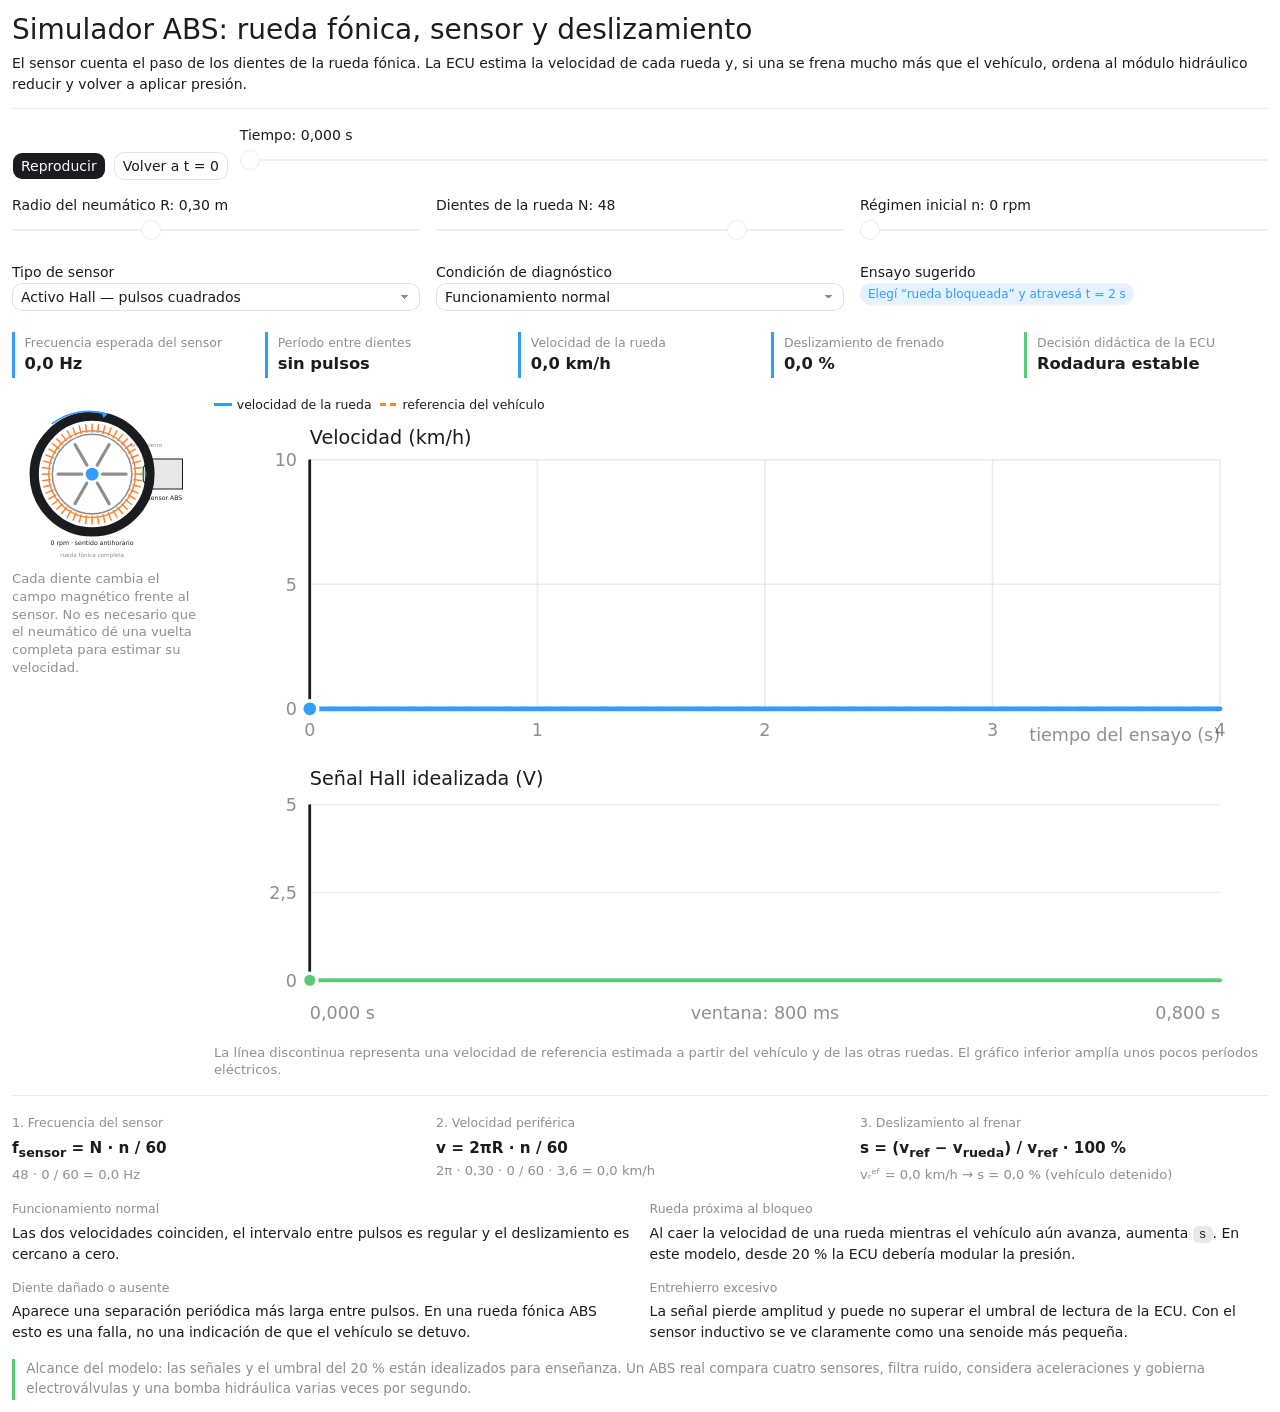
<file: unidades/simuladores/04-simulador-abs.html>
<!doctype html>
<html lang="es" data-visualize-standalone>
<head>
<meta charset="utf-8">
<meta name="viewport" content="width=device-width, initial-scale=1">
<meta name="referrer" content="no-referrer">
<title>Simulador ABS: rueda fónica y diagnóstico</title>
<style>:root {
  color-scheme: light dark;
  background-color: transparent !important;

  /* Agent-facing contract; keep in sync with SKILL.md. */
  --background: var(
    --main-surface-primary,
    light-dark(rgb(255 255 255), rgb(24 24 24))
  );
  --foreground: light-dark(rgb(26 28 31), rgb(255 255 255));
  --card: color-mix(in oklab, var(--foreground) 5%, transparent);
  --card-foreground: var(--foreground);
  --popover: light-dark(rgb(255 255 255), rgb(45 45 45));
  --popover-foreground: var(--foreground);
  --primary: light-dark(rgb(51 156 255), rgb(131 195 255));
  --primary-foreground: light-dark(rgb(255 255 255), rgb(13 13 13));
  --secondary: light-dark(rgb(255 255 255 / 96%), rgb(54 54 54 / 96%));
  --secondary-foreground: var(--foreground);
  --muted: color-mix(in srgb, var(--foreground) 10%, transparent);
  --muted-foreground: light-dark(
    rgb(26 28 31 / 49.4%),
    rgb(255 255 255 / 49.8%)
  );
  --accent: light-dark(rgb(229 242 255), rgb(13 39 63));
  --accent-foreground: var(--primary);
  --destructive: light-dark(rgb(226 85 7), rgb(255 133 73));
  --border: light-dark(rgb(26 28 31 / 8%), rgb(255 255 255 / 8.2%));
  --input: light-dark(
    rgb(26 28 31 / 11.8%),
    color-mix(in oklab, rgb(0 0 0) 10%, transparent)
  );
  --ring: light-dark(rgb(51 156 255), rgb(131 195 255 / 76%));
  --font-size-base: 14px;
  --red: light-dark(rgb(186 38 35), rgb(250 66 62));
  --green: light-dark(rgb(0 162 64), rgb(64 201 119));

  /* Internal implementation variables; not part of the agent contract. */
  --font-sans: -apple-system, system-ui, "Segoe UI", sans-serif;
  --font-mono:
    ui-monospace, SFMono-Regular, "SF Mono", Menlo, Consolas, "Liberation Mono",
    monospace;
  --font-size-normal: max(11px, var(--font-size-base));
  --font-size-tooltip: calc(var(--font-size-base) - 1px);
  --font-size-small: max(11px, calc(var(--font-size-base) - 2px));
  --font-size-h1: calc(var(--font-size-normal) * 1.7142857143);
  --font-size-h2: calc(var(--font-size-normal) * 1.4285714286);
  --font-size-h3: calc(var(--font-size-normal) * 1.2857142857);
  --font-weight-normal: 430;
  --font-weight-medium: 500;
  --line-height-normal: calc(var(--font-size-normal) * 1.5);
  --line-height-tooltip: calc(var(--font-size-tooltip) * 1.4285714286);
  --line-height-small: calc(var(--font-size-small) + 4px);
  --radius: 10px;
  --radius-sm: calc(var(--radius) * 0.6);
  --radius-md: calc(var(--radius) * 0.8);
  --radius-lg: var(--radius);
  --radius-2xl: calc(var(--radius) * 1.6);
  --radius-full: 9999px;
  --shadow-sm: 0 1px 2px -1px rgb(0 0 0 / 8%);
  --checkmark-image: url("data:image/svg+xml,%3Csvg xmlns='http://www.w3.org/2000/svg' viewBox='0 0 17 17'%3E%3Cpath d='M12.8961 3.64101C13.1297 3.41418 13.4984 3.37523 13.7779 3.56581C14.0571 3.75635 14.1554 4.11331 14.0299 4.41347L13.9615 4.53847L7.71151 13.7045C7.59411 13.8767 7.4063 13.9877 7.19881 14.0072C6.99136 14.0267 6.78564 13.9533 6.63826 13.806L2.88826 10.056L2.79842 9.9457C2.6192 9.67407 2.64927 9.30496 2.88826 9.06581C3.12738 8.82669 3.49647 8.79676 3.76815 8.97597L3.8785 9.06581L7.03084 12.2182L12.8053 3.74941L12.8961 3.64101Z'/%3E%3C/svg%3E");

  /* Legacy aliases; not part of the current agent contract. */
  --viz-bg: transparent;
  --viz-panel: var(--card);
  --viz-border: var(--border);
  --viz-text: var(--foreground);
  --viz-muted: var(--muted-foreground);
  --viz-accent: var(--primary);
  --viz-accent-text: var(--primary-foreground);
  --viz-accent-bg: var(--accent);
  --viz-font-size: var(--font-size-base);
  --viz-warning: var(--destructive);
  --color-background-primary: var(--background);
  --color-text-primary: var(--foreground);
  --color-border-secondary: var(--border);
}

:root[data-visualize-standalone] {
  background-color: var(--background) !important;
}

/* Generic mobile code-block hosts provide light/dark mode but no series palette.
   AppBlock hosts set all six variables themselves. */
:root:not([data-app-block-surface]) {
  --viz-series-1: var(--primary);
  --viz-series-2: light-dark(#f3883b, #f59a56);
  --viz-series-3: light-dark(#5dc977, #74d58b);
  --viz-series-4: light-dark(#eb77b1, #f08fc0);
  --viz-series-5: light-dark(#9b79ec, #aa91ef);
  --viz-series-6: light-dark(#3ab9b1, #5acbc2);
}

:root[data-theme="light"] {
  color-scheme: light;
}

:root[data-theme="dark"] {
  color-scheme: dark;
}

* {
  box-sizing: border-box;
}

html > body {
  margin: 0;
  padding: 5px;
  color: var(--foreground);
  background: transparent !important;
  font-family: var(--font-sans);
  font-size: var(--font-size-normal);
  font-weight: var(--font-weight-normal);
  line-height: var(--line-height-normal);
}

:root:not([data-app-block-surface]) > body {
  padding: 12px;
}

a {
  color: color-mix(in srgb, var(--viz-accent) 80%, var(--viz-text) 20%);
  cursor: pointer;
  font-weight: var(--font-weight-medium);
  text-decoration: none;
  text-underline-offset: 2px;
}

a:is(:hover, :focus-visible) {
  text-decoration-line: underline;
  text-decoration-style: dashed;
  text-decoration-thickness: 0.5px;
}

h1,
h2,
h3,
h4,
h5,
h6,
p {
  margin-block: 0;
}

h1 {
  font-size: var(--font-size-h1);
  font-weight: var(--font-weight-medium);
  line-height: 1.25;
}

h2 {
  font-size: var(--font-size-h2);
  font-weight: var(--font-weight-medium);
  line-height: 1.25;
}

h3,
h4,
h5,
h6 {
  font-size: var(--font-size-h3);
  font-weight: var(--font-weight-medium);
  line-height: 1.3;
}

b,
strong,
th {
  font-weight: var(--font-weight-medium);
}

code:not(pre code) {
  display: inline;
  padding: 1px 6px;
  border-radius: var(--radius-sm);
  background: var(--muted);
  font-family: var(--font-mono);
  font-size: 0.92em;
  overflow-wrap: anywhere;
  -webkit-box-decoration-break: clone;
  box-decoration-break: clone;
  word-break: break-word;
}

.table-responsive {
  width: 100%;
  overflow-x: auto;
  scrollbar-width: thin;
}

.table {
  width: 100%;
  border-collapse: collapse;
  color: var(--foreground);
  font: inherit;
  text-align: start;
}

.table :is(th, td) {
  padding-block: 10px;
  padding-inline: 0 24px;
  overflow-wrap: anywhere;
  border-bottom: 1px solid var(--border);
  text-align: start;
  vertical-align: top;
}

.table-responsive > .table :is(th, td) {
  overflow-wrap: break-word;
}

.table :is(th, td):last-child {
  padding-inline-end: 0;
}

.table :is(caption, thead th) {
  font-weight: 600;
}

.table thead th {
  padding-block: 8px;
  border-bottom-color: color-mix(in srgb, var(--foreground) 16%, transparent);
}

.table tbody tr:last-child :is(th, td) {
  border-bottom: 0;
}

.table.table-sm :is(th, td) {
  padding-block: 6px;
}

.table.table-sm :is(th, td):not(:last-child) {
  padding-inline-end: 16px;
}

.table :is(.text-end, [align="right"]) {
  text-align: end;
  font-variant-numeric: tabular-nums;
}

.table :is(.text-center, [align="center"]) {
  text-align: center;
}

.table .text-nowrap {
  white-space: nowrap;
}

#widget {
  display: flex;
  flex-direction: column;
  gap: 12px;
  width: 100%;
  padding: 0;
  background: transparent !important;
}

.card {
  min-width: 0;
  padding: 12px;
  overflow: hidden;
  overflow-wrap: break-word;
  border-radius: var(--radius-2xl);
  color: var(--card-foreground);
  background: var(--card);
}

#widget > :not(.card) {
  width: 100% !important;
  max-width: none !important;
  margin: 0 !important;
  padding: 0 !important;
  border: 0 !important;
  border-radius: 0 !important;
  background: transparent !important;
  box-shadow: none !important;
}

.tooltip {
  position: fixed;
  z-index: 50;
  top: 0;
  left: 0;
  width: max-content;
  max-width: min(
    20rem,
    var(--tooltip-available-width, calc(100vw - 10px)),
    calc(100vw - 10px)
  );
  max-height: min(
    var(--tooltip-available-height, calc(100vh - 10px)),
    calc(100vh - 10px)
  );
  padding: 4px 8px;
  border: 1px solid var(--border);
  border-radius: var(--radius-lg);
  color: var(--popover-foreground);
  background: var(--popover);
  box-shadow: none;
  font-size: var(--font-size-tooltip);
  line-height: var(--line-height-tooltip);
  overflow-wrap: break-word;
  white-space: normal;
  pointer-events: none;
  user-select: none;
}

/* The bundled tooltip runtime owns [data-tooltip]. AppBlock's CSS-only
   pseudo-tooltip can widen dense grids even while hidden. */
main [data-tooltip]::after {
  content: none;
}

.viz-grid {
  display: grid;
  grid-template-columns: repeat(auto-fit, minmax(max(180px, 24%), 1fr));
  gap: 10px;
}

.viz-stat {
  display: flex;
  flex-direction: column;
  gap: 2px;
}

.viz-stat-value {
  font-size: var(--font-size-h2);
  font-weight: var(--font-weight-medium);
  line-height: 1.25;
}

.viz-row {
  display: flex;
  flex-wrap: wrap;
  align-items: center;
  gap: 10px;
}

.viz-badge {
  padding: 3px 8px;
  border-radius: var(--radius-full);
  color: var(--accent-foreground);
  background: var(--accent);
  font-weight: var(--font-weight-medium);
}

small,
.text-small,
.viz-badge {
  font-size: var(--font-size-small);
  line-height: var(--line-height-small);
}

.text-muted {
  color: var(--muted-foreground);
}

.sr-only {
  position: absolute;
  width: 1px;
  height: 1px;
  padding: 0;
  overflow: hidden;
  clip: rect(0, 0, 0, 0);
  white-space: nowrap;
  border: 0;
}

.viz-controls {
  display: flex;
  flex-wrap: wrap;
  align-items: center;
  gap: 8px;
}

.viz-controls > .form-label {
  display: grid;
  min-width: min(100%, 260px);
  flex: 1 1 280px;
  grid-template-columns: minmax(0, 1fr) auto;
  align-items: baseline;
  gap: 2px 12px;
  margin-bottom: 0;
}

.viz-controls > .form-label > :is(.form-control, .form-range, .form-select) {
  grid-column: 1 / -1;
}

.btn,
.form-check-input,
.form-control,
.form-range,
.form-select {
  font: inherit;
}

.btn {
  appearance: button;
  display: inline-flex;
  inline-size: fit-content;
  max-inline-size: 100%;
  min-height: 28px;
  align-items: center;
  justify-content: center;
  gap: 4px;
  margin: 0;
  padding: 0 8px;
  -webkit-app-region: no-drag;
  border: 1px solid var(--input);
  border-radius: var(--radius-lg);
  color: var(--secondary-foreground);
  background: var(--secondary);
  cursor: var(--cursor-interaction, pointer);
  text-align: center;
  text-decoration: none;
  white-space: nowrap;
  user-select: none;
  -webkit-font-smoothing: antialiased;
}

.btn:is(.btn-block, .viz-tile) {
  inline-size: 100%;
}

.btn.viz-tile {
  min-width: 0;
  overflow-wrap: anywhere;
  white-space: normal;
}

a.btn {
  cursor: pointer;
  text-decoration: none;
}

.btn:not(:disabled):hover {
  background: color-mix(in srgb, var(--foreground) 6%, var(--secondary));
}

.btn-primary {
  border-color: transparent;
  color: var(--interactive-label-primary-default, var(--primary-foreground));
  background: var(--interactive-bg-primary-default, var(--foreground));
  background-clip: padding-box;
}

.btn-primary .text-muted {
  color: color-mix(
    in srgb,
    var(--interactive-label-primary-default, var(--primary-foreground)) 50%,
    transparent
  );
}

.btn-primary:not(:disabled):hover {
  background: color-mix(in srgb, var(--foreground) 80%, transparent);
  background-clip: padding-box;
}

.btn-ghost {
  border-color: transparent;
  color: var(--muted-foreground);
  background: transparent;
}

.btn-ghost:not(:disabled):hover {
  color: var(--foreground);
  background: color-mix(in srgb, var(--foreground) 6%, var(--secondary));
}

.btn:disabled {
  cursor: not-allowed;
  opacity: 0.4;
}

[data-lucide] {
  stroke-width: 1.6;
}

.form-label {
  display: block;
  margin-bottom: 6px;
  color: var(--foreground);
}

.form-control {
  display: block;
  width: 100%;
  min-height: 28px;
  padding: 0 8px;
  outline: none;
  border: 1px solid var(--input);
  border-radius: var(--radius-lg);
  color: var(--foreground);
  background: var(--secondary);
}

.form-control::placeholder {
  color: var(--muted-foreground);
}

.form-control[type="file"] {
  padding: 0;
  overflow: hidden;
  cursor: var(--cursor-interaction, pointer);
}

.form-control[type="file"]::file-selector-button {
  min-height: 26px;
  margin-right: 8px;
  padding: 0 8px;
  border: 0;
  border-right: 1px solid var(--input);
  color: var(--secondary-foreground);
  background: var(--secondary);
  cursor: inherit;
  font: inherit;
}

.form-control[type="file"]:not(:disabled):hover::file-selector-button {
  background: color-mix(in srgb, var(--foreground) 6%, var(--secondary));
}

.form-control-color[type="color"] {
  width: 40px;
  height: 28px;
  padding: 3px;
  cursor: var(--cursor-interaction, pointer);
}

.form-control-color[type="color"]::-webkit-color-swatch-wrapper {
  padding: 0;
}

.form-control-color[type="color"]::-webkit-color-swatch {
  border: 0;
  border-radius: calc(var(--radius-lg) - 4px);
}

textarea.form-control {
  height: auto;
  min-height: 72px;
  padding: 8px 10px;
  resize: vertical;
}

.form-control:focus-visible {
  border-color: var(--ring);
  box-shadow: inset 0 0 0 1px var(--ring);
}

.form-control:disabled,
.form-select:disabled {
  cursor: not-allowed;
  opacity: 0.4;
}

.form-select {
  appearance: none;
  display: block;
  width: 100%;
  min-height: 28px;
  margin: 0;
  padding: 0 32px 0 8px;
  outline: none;
  border: 1px solid var(--input);
  border-radius: var(--radius-lg);
  color: var(--foreground);
  background-color: var(--secondary);
  background-image:
    linear-gradient(45deg, transparent 50%, var(--muted-foreground) 50%),
    linear-gradient(135deg, var(--muted-foreground) 50%, transparent 50%);
  background-position:
    calc(100% - 14px) 50%,
    calc(100% - 10px) 50%;
  background-repeat: no-repeat;
  background-size: 4px 4px;
  cursor: var(--cursor-interaction, default);
}

.form-select:not(:disabled):hover {
  background-color: color-mix(in srgb, var(--foreground) 6%, var(--secondary));
}

.form-select:focus-visible {
  border-color: var(--ring);
  box-shadow: inset 0 0 0 1px var(--ring);
}

.form-check {
  display: flex;
  min-height: 20px;
  align-items: center;
  gap: 6px;
}

.form-check-input {
  appearance: none;
  width: 14px;
  height: 14px;
  flex: 0 0 auto;
  margin: 0;
  border: 1px solid var(--input);
  color: var(--primary-foreground);
  background-color: transparent;
  cursor: var(--cursor-interaction, default);
  transition:
    background-color 150ms,
    border-color 150ms,
    box-shadow 150ms;
}

.form-check:not(.form-switch) .form-check-input[type="checkbox"] {
  border-color: var(--input);
  border-radius: var(--radius-sm);
  background-color: var(--secondary);
  box-shadow: var(--shadow-sm);
}

.form-check:not(.form-switch)
  .form-check-input:not(:disabled):not(:checked):hover {
  background-color: var(--card);
}

.form-check:not(.form-switch) .form-check-input[type="checkbox"]:checked {
  border-color: var(--primary);
  background-color: var(--primary);
}

.form-check:not(.form-switch)
  .form-check-input[type="checkbox"]:checked::before {
  display: block;
  width: 100%;
  height: 100%;
  background: var(--primary-foreground);
  content: "";
  mask: var(--checkmark-image) center / 12px 12px no-repeat;
}

.form-check-input[type="radio"] {
  width: 14px;
  height: 14px;
  border-radius: var(--radius-full);
}

.form-check-input[type="radio"]:checked {
  border: 2px solid var(--primary);
  background:
    radial-gradient(circle, var(--primary-foreground) 0 2.5px, transparent 3px),
    var(--primary);
}

.form-check:not(.form-switch) .form-check-input:focus-visible {
  outline: 2px solid var(--ring);
  outline-offset: 2px;
}

.form-check:not(.form-switch) .form-check-input:disabled {
  cursor: not-allowed;
  pointer-events: none;
}

.form-check:not(.form-switch) .form-check-input:disabled + .form-check-label {
  cursor: not-allowed;
}

.form-switch .form-check-input:disabled,
.form-switch .form-check-input:disabled + .form-check-label {
  cursor: not-allowed;
  opacity: 0.6;
}

.form-check-label {
  color: var(--foreground);
  cursor: var(--cursor-interaction, default);
}

.form-switch .form-check-input {
  position: relative;
  width: 32px;
  height: 20px;
  border: 0;
  border-radius: var(--radius-full);
  background: var(--muted);
  box-shadow: none;
  transition: background-color 200ms cubic-bezier(0, 0, 0.2, 1);
}

.form-switch .form-check-input::before {
  position: absolute;
  top: 50%;
  left: 0;
  width: 16px;
  height: 16px;
  box-sizing: border-box;
  border: 1px solid light-dark(var(--primary-foreground), var(--foreground));
  border-radius: var(--radius-full);
  background: light-dark(var(--primary-foreground), var(--foreground));
  box-shadow: var(--shadow-sm);
  content: "";
  transform: translate(2px, -50%);
  transition: transform 200ms cubic-bezier(0, 0, 0.2, 1);
}

.form-switch .form-check-input:checked {
  background: var(--primary);
}

.form-switch .form-check-input:checked::before {
  transform: translate(14px, -50%);
}

.form-switch .form-check-input:focus-visible {
  box-shadow: 0 0 0 2px var(--ring);
}

.form-range {
  appearance: none;
  display: block;
  width: 100%;
  height: 28px;
  flex: 1;
  margin: 0;
  padding: 0;
  outline: none;
  border: 0;
  accent-color: var(--primary);
  background: linear-gradient(
      color-mix(in srgb, var(--foreground) 7%, transparent),
      color-mix(in srgb, var(--foreground) 7%, transparent)
    )
    center / 100% 2px no-repeat;
}

.form-range::-webkit-slider-runnable-track {
  height: 28px;
  background: transparent;
}

.form-range::-webkit-slider-thumb {
  appearance: none;
  width: 20px;
  height: 20px;
  margin-top: 4px;
  border: 1px solid var(--border);
  border-radius: var(--radius-full);
  background: light-dark(var(--primary-foreground), var(--foreground));
}

.form-range:focus-visible::-webkit-slider-thumb {
  border-color: var(--ring);
  box-shadow: inset 0 0 0 1px var(--ring);
}

.form-range::-moz-range-track {
  height: 28px;
  background: transparent;
}

.form-range::-moz-range-thumb {
  width: 20px;
  height: 20px;
  border: 1px solid var(--border);
  border-radius: var(--radius-full);
  background: light-dark(var(--primary-foreground), var(--foreground));
}

.form-range:focus-visible::-moz-range-thumb {
  border-color: var(--ring);
  box-shadow: inset 0 0 0 1px var(--ring);
}

.form-range:disabled {
  cursor: not-allowed;
  opacity: 0.4;
}

.btn:not(.btn-primary, .viz-tile):is(
    [aria-pressed="true"],
    [aria-selected="true"],
    .is-selected
  ) {
  border-color: var(--primary);
  color: var(--primary-foreground);
  background: var(--primary);
}

.btn.viz-tile:is([aria-pressed="true"], [aria-selected="true"], .is-selected) {
  border-color: var(--primary);
  box-shadow: inset 0 0 0 1px var(--primary);
}

.btn:focus-visible {
  outline: 2px solid var(--ring);
  outline-offset: 2px;
}

svg {
  display: block;
  max-width: 100%;
  height: auto;
}

#widget > svg {
  width: 100%;
}

.text-warning,
.text-destructive {
  color: var(--destructive);
}
</style>
</head>
<body>
<style>
  #abs-simulator {
    color: var(--foreground);
    width: 100%;
  }

  #abs-simulator * {
    box-sizing: border-box;
  }

  #abs-simulator .abs-intro {
    border-bottom: 1px solid var(--border);
    margin-bottom: 1rem;
    padding-bottom: 0.85rem;
  }

  #abs-simulator .abs-intro h2 {
    font-size: clamp(1.25rem, 3vw, 1.75rem);
    margin: 0 0 0.35rem;
  }

  #abs-simulator .abs-intro p,
  #abs-simulator .abs-note,
  #abs-simulator .abs-explain p {
    line-height: 1.5;
    margin: 0;
  }

  #abs-simulator .abs-controls-top {
    align-items: end;
    display: grid;
    gap: 0.75rem;
    grid-template-columns: auto minmax(230px, 1fr);
    margin-bottom: 0.9rem;
  }

  #abs-simulator .abs-actions,
  #abs-simulator .abs-legend,
  #abs-simulator .abs-status-line {
    align-items: center;
    display: flex;
    flex-wrap: wrap;
    gap: 0.5rem;
  }

  #abs-simulator .abs-parameters {
    display: grid;
    gap: 0.8rem 1rem;
    grid-template-columns: repeat(3, minmax(0, 1fr));
    margin-bottom: 0.9rem;
  }

  #abs-simulator .abs-readouts {
    display: grid;
    gap: 0.6rem;
    grid-template-columns: repeat(5, minmax(0, 1fr));
    margin-bottom: 1rem;
  }

  #abs-simulator .abs-readout {
    border-left: 3px solid var(--viz-series-1);
    min-width: 0;
    padding: 0.25rem 0.6rem;
  }

  #abs-simulator .abs-readout-label {
    color: var(--muted-foreground);
    display: block;
    font-size: 0.78rem;
    line-height: 1.2;
    margin-bottom: 0.15rem;
  }

  #abs-simulator .abs-readout output {
    display: block;
    font-size: 1.02rem;
    font-weight: 650;
    overflow-wrap: anywhere;
  }

  #abs-simulator .abs-status-readout {
    border-left-color: var(--viz-series-3);
  }

  #abs-simulator .abs-stage {
    align-items: start;
    display: grid;
    gap: 1rem;
    grid-template-columns: minmax(0, 15fr) minmax(0, 85fr);
  }

  #abs-simulator .abs-figure {
    margin: 0;
    min-width: 0;
  }

  #abs-simulator .abs-figure svg {
    display: block;
    height: auto;
    max-width: 100%;
    width: 100%;
  }

  #abs-simulator .abs-caption {
    color: var(--muted-foreground);
    font-size: 0.82rem;
    line-height: 1.35;
    margin-top: 0.35rem;
  }

  #abs-simulator .abs-axis {
    stroke: var(--foreground);
    stroke-width: 1.6;
  }

  #abs-simulator .abs-gridline,
  #abs-simulator .abs-guide {
    stroke: var(--border);
    stroke-width: 1;
  }

  #abs-simulator .abs-guide {
    stroke-dasharray: 5 5;
  }

  #abs-simulator .abs-svg-label {
    fill: var(--foreground);
    font-size: 12px;
  }

  #abs-simulator .abs-svg-muted {
    fill: var(--muted-foreground);
    font-size: 11px;
  }

  #abs-simulator .abs-tire {
    fill: none;
    stroke: var(--foreground);
    stroke-width: 18;
  }

  #abs-simulator .abs-rim {
    fill: var(--background);
    stroke: var(--muted-foreground);
    stroke-width: 3;
  }

  #abs-simulator .abs-hub {
    fill: var(--viz-series-1);
    stroke: var(--background);
    stroke-width: 3;
  }

  #abs-simulator .abs-spoke {
    stroke: var(--muted-foreground);
    stroke-linecap: round;
    stroke-width: 6;
  }

  #abs-simulator .abs-tone-ring {
    fill: none;
    stroke: var(--viz-series-2);
    stroke-width: 3;
  }

  #abs-simulator .abs-tooth {
    stroke: var(--viz-series-2);
    stroke-linecap: square;
    stroke-width: 3;
  }

  #abs-simulator .abs-missing-marker {
    fill: var(--background);
    stroke: var(--viz-series-3);
    stroke-dasharray: 3 3;
    stroke-width: 2;
  }

  #abs-simulator .abs-sensor-body {
    fill: var(--muted);
    stroke: var(--foreground);
    stroke-width: 2;
  }

  #abs-simulator .abs-sensor-tip {
    fill: var(--viz-series-3);
  }

  #abs-simulator .abs-speed-wheel,
  #abs-simulator .abs-speed-reference,
  #abs-simulator .abs-signal-path {
    fill: none;
    stroke-linecap: round;
    stroke-linejoin: round;
  }

  #abs-simulator .abs-speed-wheel {
    stroke: var(--viz-series-1);
    stroke-width: 3;
  }

  #abs-simulator .abs-speed-reference {
    stroke: var(--viz-series-2);
    stroke-dasharray: 7 5;
    stroke-width: 2.5;
  }

  #abs-simulator .abs-signal-path {
    stroke: var(--viz-series-3);
    stroke-width: 2.5;
  }

  #abs-simulator .abs-cursor {
    stroke: var(--foreground);
    stroke-width: 1.5;
  }

  #abs-simulator .abs-dot-wheel {
    fill: var(--viz-series-1);
    stroke: var(--background);
    stroke-width: 2;
  }

  #abs-simulator .abs-dot-reference {
    fill: var(--viz-series-2);
    stroke: var(--background);
    stroke-width: 2;
  }

  #abs-simulator .abs-dot-signal {
    fill: var(--viz-series-3);
    stroke: var(--background);
    stroke-width: 2;
  }

  #abs-simulator .abs-legend-key {
    align-items: center;
    display: inline-flex;
    font-size: 0.78rem;
    gap: 0.3rem;
  }

  #abs-simulator .abs-swatch {
    background: var(--viz-series-1);
    display: inline-block;
    height: 3px;
    width: 18px;
  }

  #abs-simulator .abs-swatch-reference {
    background: repeating-linear-gradient(90deg, var(--viz-series-2) 0 6px, transparent 6px 10px);
  }

  #abs-simulator .abs-formulas {
    border-top: 1px solid var(--border);
    display: grid;
    gap: 0.8rem 1rem;
    grid-template-columns: repeat(3, minmax(0, 1fr));
    margin-top: 1rem;
    padding-top: 1rem;
  }

  #abs-simulator .abs-formula {
    min-width: 0;
  }

  #abs-simulator .abs-formula-title,
  #abs-simulator .abs-step-title {
    color: var(--muted-foreground);
    display: block;
    font-size: 0.78rem;
    margin-bottom: 0.25rem;
  }

  #abs-simulator .abs-equation {
    display: block;
    font-size: 0.95rem;
    font-weight: 650;
    line-height: 1.45;
    overflow-wrap: anywhere;
  }

  #abs-simulator .abs-live-equation {
    color: var(--muted-foreground);
    display: block;
    font-size: 0.82rem;
    line-height: 1.4;
    margin-top: 0.2rem;
    overflow-wrap: anywhere;
  }

  #abs-simulator .abs-explain {
    display: grid;
    gap: 0.85rem 1.2rem;
    grid-template-columns: repeat(2, minmax(0, 1fr));
    margin-top: 1rem;
  }

  #abs-simulator .abs-step {
    margin: 0;
  }

  #abs-simulator .abs-note {
    border-left: 3px solid var(--viz-series-3);
    color: var(--muted-foreground);
    font-size: 0.84rem;
    margin-top: 1rem;
    padding-left: 0.7rem;
  }

  @media (max-width: 900px) {
    #abs-simulator .abs-readouts {
      grid-template-columns: repeat(3, minmax(0, 1fr));
    }
  }

  @media (max-width: 760px) {
    #abs-simulator .abs-controls-top,
    #abs-simulator .abs-parameters,
    #abs-simulator .abs-stage,
    #abs-simulator .abs-formulas,
    #abs-simulator .abs-explain {
      grid-template-columns: 1fr;
    }

    #abs-simulator .abs-controls-top {
      align-items: stretch;
    }
  }

  @media (max-width: 430px) {
    #abs-simulator .abs-readouts {
      grid-template-columns: repeat(2, minmax(0, 1fr));
    }

    #abs-simulator .abs-status-readout {
      grid-column: 1 / -1;
    }

    #abs-simulator .abs-actions .btn {
      flex: 1 1 auto;
    }
  }
</style>

<div id="abs-simulator">
  <section class="abs-intro" aria-labelledby="abs-title">
    <h2 id="abs-title">Simulador ABS: rueda fónica, sensor y deslizamiento</h2>
    <p>El sensor cuenta el paso de los dientes de la rueda fónica. La ECU estima la velocidad de cada rueda y, si una se frena mucho más que el vehículo, ordena al módulo hidráulico reducir y volver a aplicar presión.</p>
  </section>

  <div class="abs-controls-top">
    <div class="abs-actions">
      <button id="abs-play" class="btn btn-primary" type="button" aria-pressed="false">Reproducir</button>
      <button id="abs-reset" class="btn" type="button">Volver a t = 0</button>
    </div>
    <label class="form-label" for="abs-time">
      Tiempo: <output id="abs-time-output" for="abs-time">0,000 s</output>
      <input id="abs-time" class="form-range" type="range" min="0" max="4" step="0.001" value="0">
    </label>
  </div>

  <div class="abs-parameters">
    <label class="form-label" for="abs-radius">
      Radio del neumático R: <output id="abs-radius-output" for="abs-radius">0,30 m</output>
      <input id="abs-radius" class="form-range" type="range" min="0.25" max="0.40" step="0.01" value="0.30">
    </label>
    <label class="form-label" for="abs-teeth">
      Dientes de la rueda N: <output id="abs-teeth-output" for="abs-teeth">48</output>
      <input id="abs-teeth" class="form-range" type="range" min="12" max="60" step="1" value="48">
    </label>
    <label class="form-label" for="abs-rpm">
      Régimen inicial n: <output id="abs-rpm-output" for="abs-rpm">0 rpm</output>
      <input id="abs-rpm" class="form-range" type="range" min="0" max="600" step="10" value="0">
    </label>
    <label class="form-label" for="abs-sensor-type">
      Tipo de sensor
      <select id="abs-sensor-type" class="form-select">
        <option value="hall" selected>Activo Hall — pulsos cuadrados</option>
        <option value="inductive">Pasivo inductivo — señal senoidal</option>
      </select>
    </label>
    <label class="form-label" for="abs-scenario">
      Condición de diagnóstico
      <select id="abs-scenario" class="form-select">
        <option value="normal" selected>Funcionamiento normal</option>
        <option value="missing">Diente dañado o ausente</option>
        <option value="weak">Entrehierro excesivo: señal débil</option>
        <option value="locked">Rueda bloqueada desde t = 2 s</option>
      </select>
    </label>
    <div class="form-label">
      Ensayo sugerido
      <div class="abs-status-line"><span class="viz-badge">Elegí “rueda bloqueada” y atravesá t = 2 s</span></div>
    </div>
  </div>

  <div class="abs-readouts" aria-live="polite">
    <div class="abs-readout">
      <span class="abs-readout-label">Frecuencia esperada del sensor</span>
      <output id="abs-frequency-output">0,0 Hz</output>
    </div>
    <div class="abs-readout">
      <span class="abs-readout-label">Período entre dientes</span>
      <output id="abs-period-output">sin pulsos</output>
    </div>
    <div class="abs-readout">
      <span class="abs-readout-label">Velocidad de la rueda</span>
      <output id="abs-speed-output">0,0 km/h</output>
    </div>
    <div class="abs-readout">
      <span class="abs-readout-label">Deslizamiento de frenado</span>
      <output id="abs-slip-output">0,0 %</output>
    </div>
    <div class="abs-readout abs-status-readout">
      <span class="abs-readout-label">Decisión didáctica de la ECU</span>
      <output id="abs-status-output">Rodadura estable</output>
    </div>
  </div>

  <div class="abs-stage">
    <figure class="abs-figure">
      <svg id="abs-wheel-svg" viewBox="0 0 360 330" role="img" aria-labelledby="abs-wheel-title abs-wheel-desc">
        <title id="abs-wheel-title">Rueda fónica y sensor ABS</title>
        <desc id="abs-wheel-desc">Una rueda gira frente a un sensor. Los dientes producen pulsos eléctricos y una falla modifica la señal.</desc>
        <g id="abs-wheel-rotor">
          <circle class="abs-tire" cx="155" cy="155" r="112"></circle>
          <circle class="abs-rim" cx="155" cy="155" r="77"></circle>
          <g id="abs-spokes"></g>
          <circle class="abs-tone-ring" cx="155" cy="155" r="84"></circle>
          <g id="abs-teeth-group"></g>
          <circle class="abs-hub" cx="155" cy="155" r="14"></circle>
          <circle id="abs-missing-marker" class="abs-missing-marker" cx="244" cy="155" r="8" visibility="hidden"></circle>
        </g>
        <g aria-label="sensor ABS">
          <path class="abs-sensor-body" d="M266 126 L330 126 L330 184 L266 184 L254 168 L254 142 Z"></path>
          <circle id="abs-sensor-tip" class="abs-sensor-tip" cx="255" cy="155" r="7"></circle>
          <line class="abs-guide" x1="260" y1="111" x2="260" y2="126"></line>
          <text class="abs-svg-muted" x="260" y="103" text-anchor="middle">entrehierro</text>
          <text class="abs-svg-label" x="296" y="205" text-anchor="middle">sensor ABS</text>
        </g>
        <path id="abs-rotation-arrow" d="M77 58 A118 118 0 0 1 184 39" fill="none" stroke="var(--viz-series-1)" stroke-width="3"></path>
        <path d="M184 39 L173 34 L177 47 Z" fill="var(--viz-series-1)"></path>
        <text id="abs-wheel-rpm-label" class="abs-svg-label" x="155" y="292" text-anchor="middle">0 rpm · sentido antihorario</text>
        <text id="abs-wheel-condition" class="abs-svg-muted" x="155" y="315" text-anchor="middle">rueda fónica completa</text>
      </svg>
      <figcaption class="abs-caption">Cada diente cambia el campo magnético frente al sensor. No es necesario que el neumático dé una vuelta completa para estimar su velocidad.</figcaption>
    </figure>

    <figure class="abs-figure">
      <div class="abs-legend" aria-hidden="true">
        <span class="abs-legend-key"><span class="abs-swatch"></span>velocidad de la rueda</span>
        <span class="abs-legend-key"><span class="abs-swatch abs-swatch-reference"></span>referencia del vehículo</span>
      </div>
      <svg id="abs-chart-svg" viewBox="0 0 660 390" role="img" aria-labelledby="abs-chart-title abs-chart-desc">
        <title id="abs-chart-title">Velocidades y señal del sensor en función del tiempo</title>
        <desc id="abs-chart-desc">El gráfico superior compara la velocidad de la rueda con la referencia del vehículo. El inferior muestra los pulsos del sensor.</desc>
        <text class="abs-svg-label" x="60" y="18">Velocidad (km/h)</text>
        <g id="abs-speed-grid"></g>
        <path id="abs-reference-path" class="abs-speed-reference"></path>
        <path id="abs-wheel-path" class="abs-speed-wheel"></path>
        <line id="abs-speed-cursor" class="abs-cursor" x1="60" y1="28" x2="60" y2="184"></line>
        <circle id="abs-reference-dot" class="abs-dot-reference" cx="60" cy="40" r="5"></circle>
        <circle id="abs-wheel-dot" class="abs-dot-wheel" cx="60" cy="40" r="5"></circle>
        <text class="abs-svg-muted" x="630" y="204" text-anchor="end">tiempo del ensayo (s)</text>

        <text id="abs-signal-title" class="abs-svg-label" x="60" y="232">Señal Hall idealizada (V)</text>
        <g id="abs-signal-grid"></g>
        <path id="abs-signal-path" class="abs-signal-path"></path>
        <line id="abs-signal-cursor" class="abs-cursor" x1="60" y1="244" x2="60" y2="354"></line>
        <circle id="abs-signal-dot" class="abs-dot-signal" cx="60" cy="354" r="4.5"></circle>
        <text id="abs-signal-start-label" class="abs-svg-muted" x="60" y="378">0,000 s</text>
        <text id="abs-signal-end-label" class="abs-svg-muted" x="630" y="378" text-anchor="end">0,800 s</text>
        <text id="abs-signal-window-label" class="abs-svg-muted" x="345" y="378" text-anchor="middle">ventana: 800 ms</text>
      </svg>
      <figcaption class="abs-caption">La línea discontinua representa una velocidad de referencia estimada a partir del vehículo y de las otras ruedas. El gráfico inferior amplía unos pocos períodos eléctricos.</figcaption>
    </figure>
  </div>

  <section class="abs-formulas" aria-label="Fórmulas utilizadas">
    <div class="abs-formula">
      <span class="abs-formula-title">1. Frecuencia del sensor</span>
      <span class="abs-equation">f<sub>sensor</sub> = N · n / 60</span>
      <span id="abs-frequency-equation" class="abs-live-equation">48 · 0 / 60 = 0,0 Hz</span>
    </div>
    <div class="abs-formula">
      <span class="abs-formula-title">2. Velocidad periférica</span>
      <span class="abs-equation">v = 2πR · n / 60</span>
      <span id="abs-speed-equation" class="abs-live-equation">2π · 0,30 · 0 / 60 · 3,6 = 0,0 km/h</span>
    </div>
    <div class="abs-formula">
      <span class="abs-formula-title">3. Deslizamiento al frenar</span>
      <span class="abs-equation">s = (v<sub>ref</sub> − v<sub>rueda</sub>) / v<sub>ref</sub> · 100 %</span>
      <span id="abs-slip-equation" class="abs-live-equation">v<sub>ref</sub> = 0,0 km/h → s = 0,0 % (vehículo detenido)</span>
    </div>
  </section>

  <section class="abs-explain" aria-label="Explicación didáctica">
    <p class="abs-step"><span class="abs-step-title">Funcionamiento normal</span>Las dos velocidades coinciden, el intervalo entre pulsos es regular y el deslizamiento es cercano a cero.</p>
    <p class="abs-step"><span class="abs-step-title">Rueda próxima al bloqueo</span>Al caer la velocidad de una rueda mientras el vehículo aún avanza, aumenta <code>s</code>. En este modelo, desde 20 % la ECU debería modular la presión.</p>
    <p class="abs-step"><span class="abs-step-title">Diente dañado o ausente</span>Aparece una separación periódica más larga entre pulsos. En una rueda fónica ABS esto es una falla, no una indicación de que el vehículo se detuvo.</p>
    <p class="abs-step"><span class="abs-step-title">Entrehierro excesivo</span>La señal pierde amplitud y puede no superar el umbral de lectura de la ECU. Con el sensor inductivo se ve claramente como una senoide más pequeña.</p>
  </section>

  <p class="abs-note"><strong>Alcance del modelo:</strong> las señales y el umbral del 20 % están idealizados para enseñanza. Un ABS real compara cuatro sensores, filtra ruido, considera aceleraciones y gobierna electroválvulas y una bomba hidráulica varias veces por segundo.</p>
</div>

<script>
  (function () {
    "use strict";

    var root = document.getElementById("abs-simulator");
    if (!root) return;

    var svgNamespace = "http://www.w3.org/2000/svg";
    var duration = 4;
    var lockTime = 2;
    var lockRamp = 0.35;
    var wheelCenter = { x: 155, y: 155 };
    var speedPlot = { left: 60, right: 630, top: 28, bottom: 184 };
    var signalPlot = { left: 60, right: 630, top: 244, bottom: 354 };

    var radius = 0.30;
    var teeth = 48;
    var initialRpm = 0;
    var sensorType = "hall";
    var scenario = "normal";
    var currentTime = 0;
    var playing = false;
    var lastFrame = null;

    var playButton = root.querySelector("#abs-play");
    var resetButton = root.querySelector("#abs-reset");
    var timeSlider = root.querySelector("#abs-time");
    var timeOutput = root.querySelector("#abs-time-output");
    var radiusSlider = root.querySelector("#abs-radius");
    var radiusOutput = root.querySelector("#abs-radius-output");
    var teethSlider = root.querySelector("#abs-teeth");
    var teethOutput = root.querySelector("#abs-teeth-output");
    var rpmSlider = root.querySelector("#abs-rpm");
    var rpmOutput = root.querySelector("#abs-rpm-output");
    var sensorSelect = root.querySelector("#abs-sensor-type");
    var scenarioSelect = root.querySelector("#abs-scenario");
    var frequencyOutput = root.querySelector("#abs-frequency-output");
    var periodOutput = root.querySelector("#abs-period-output");
    var speedOutput = root.querySelector("#abs-speed-output");
    var slipOutput = root.querySelector("#abs-slip-output");
    var statusOutput = root.querySelector("#abs-status-output");
    var frequencyEquation = root.querySelector("#abs-frequency-equation");
    var speedEquation = root.querySelector("#abs-speed-equation");
    var slipEquation = root.querySelector("#abs-slip-equation");
    var wheelRotor = root.querySelector("#abs-wheel-rotor");
    var spokesGroup = root.querySelector("#abs-spokes");
    var teethGroup = root.querySelector("#abs-teeth-group");
    var missingMarker = root.querySelector("#abs-missing-marker");
    var sensorTip = root.querySelector("#abs-sensor-tip");
    var wheelRpmLabel = root.querySelector("#abs-wheel-rpm-label");
    var wheelCondition = root.querySelector("#abs-wheel-condition");
    var speedGrid = root.querySelector("#abs-speed-grid");
    var referencePath = root.querySelector("#abs-reference-path");
    var wheelPath = root.querySelector("#abs-wheel-path");
    var speedCursor = root.querySelector("#abs-speed-cursor");
    var referenceDot = root.querySelector("#abs-reference-dot");
    var wheelDot = root.querySelector("#abs-wheel-dot");
    var signalTitle = root.querySelector("#abs-signal-title");
    var signalGrid = root.querySelector("#abs-signal-grid");
    var signalPath = root.querySelector("#abs-signal-path");
    var signalCursor = root.querySelector("#abs-signal-cursor");
    var signalDot = root.querySelector("#abs-signal-dot");
    var signalStartLabel = root.querySelector("#abs-signal-start-label");
    var signalEndLabel = root.querySelector("#abs-signal-end-label");
    var signalWindowLabel = root.querySelector("#abs-signal-window-label");

    function formatNumber(value, digits) {
      var rounded = Math.abs(value) < Math.pow(10, -digits) / 2 ? 0 : value;
      return rounded.toFixed(digits).replace(".", ",");
    }

    function clamp(value, minimum, maximum) {
      return Math.max(minimum, Math.min(maximum, value));
    }

    function makeSvgElement(name, attributes, textValue) {
      var element = document.createElementNS(svgNamespace, name);
      Object.keys(attributes).forEach(function (key) {
        element.setAttribute(key, attributes[key]);
      });
      if (textValue !== undefined) element.textContent = textValue;
      return element;
    }

    function baseSpeedKmh() {
      return 2 * Math.PI * radius * initialRpm / 60 * 3.6;
    }

    function rpmAt(time) {
      if (scenario !== "locked" || time <= lockTime) return initialRpm;
      if (time < lockTime + lockRamp) {
        return initialRpm * (1 - (time - lockTime) / lockRamp);
      }
      return 0;
    }

    function revolutionsAt(time) {
      if (scenario !== "locked" || time <= lockTime) return initialRpm * time / 60;
      var beforeLock = initialRpm * lockTime / 60;
      var rampElapsed = Math.min(time - lockTime, lockRamp);
      var duringRamp = initialRpm * (rampElapsed - rampElapsed * rampElapsed / (2 * lockRamp)) / 60;
      return beforeLock + duringRamp;
    }

    function referenceSpeedAt(time) {
      var startSpeed = baseSpeedKmh();
      if (scenario !== "locked" || time <= lockTime) return startSpeed;
      var brakingProgress = (time - lockTime) / (duration - lockTime);
      return startSpeed * (1 - 0.12 * clamp(brakingProgress, 0, 1));
    }

    function wheelSpeedAt(time) {
      return 2 * Math.PI * radius * rpmAt(time) / 60 * 3.6;
    }

    function slipAt(time) {
      var reference = referenceSpeedAt(time);
      if (reference < 0.001) return 0;
      return clamp((reference - wheelSpeedAt(time)) / reference * 100, 0, 100);
    }

    function frequencyAt(time) {
      return teeth * rpmAt(time) / 60;
    }

    function sensorSignalAt(time) {
      var currentRpm = rpmAt(Math.max(0, time));
      if (currentRpm < 0.01) return 0;
      var toothCoordinate = revolutionsAt(Math.max(0, time)) * teeth;
      var toothIndex = ((Math.floor(toothCoordinate) % teeth) + teeth) % teeth;
      var phase = toothCoordinate - Math.floor(toothCoordinate);
      var missing = scenario === "missing" && toothIndex === 0;
      var weakFactor = scenario === "weak" ? 0.24 : 1;

      if (sensorType === "hall") {
        if (missing) return 0;
        return (phase < 0.46 ? 5 : 0) * weakFactor;
      }
      if (missing) return 0;
      return 2.5 * weakFactor * Math.sin(2 * Math.PI * toothCoordinate);
    }

    function speedX(time) {
      return speedPlot.left + time / duration * (speedPlot.right - speedPlot.left);
    }

    function speedY(speed, maximum) {
      return speedPlot.bottom - speed / maximum * (speedPlot.bottom - speedPlot.top);
    }

    function signalY(value) {
      var minimum = sensorType === "hall" ? 0 : -3;
      var maximum = sensorType === "hall" ? 5 : 3;
      return signalPlot.bottom - (value - minimum) / (maximum - minimum) * (signalPlot.bottom - signalPlot.top);
    }

    function setPlaying(nextPlaying) {
      playing = nextPlaying;
      playButton.textContent = playing ? "Pausar" : "Reproducir";
      playButton.setAttribute("aria-pressed", playing ? "true" : "false");
    }

    function buildSpokes() {
      spokesGroup.textContent = "";
      for (var index = 0; index < 6; index += 1) {
        var angle = index * Math.PI / 3;
        spokesGroup.appendChild(makeSvgElement("line", {
          x1: wheelCenter.x + 20 * Math.cos(angle),
          y1: wheelCenter.y + 20 * Math.sin(angle),
          x2: wheelCenter.x + 66 * Math.cos(angle),
          y2: wheelCenter.y + 66 * Math.sin(angle),
          "class": "abs-spoke"
        }));
      }
    }

    function buildTeeth() {
      teethGroup.textContent = "";
      for (var index = 0; index < teeth; index += 1) {
        if (scenario === "missing" && index === 0) continue;
        var angle = index * 2 * Math.PI / teeth;
        teethGroup.appendChild(makeSvgElement("line", {
          x1: wheelCenter.x + 82 * Math.cos(angle),
          y1: wheelCenter.y + 82 * Math.sin(angle),
          x2: wheelCenter.x + 96 * Math.cos(angle),
          y2: wheelCenter.y + 96 * Math.sin(angle),
          "class": "abs-tooth"
        }));
      }
      missingMarker.setAttribute("visibility", scenario === "missing" ? "visible" : "hidden");
    }

    function buildSpeedGrid() {
      speedGrid.textContent = "";
      var maximum = Math.max(10, baseSpeedKmh() * 1.15);
      [0, 1, 2, 3, 4].forEach(function (tick) {
        var x = speedX(tick);
        speedGrid.appendChild(makeSvgElement("line", {
          x1: x, y1: speedPlot.top, x2: x, y2: speedPlot.bottom, "class": "abs-gridline"
        }));
        speedGrid.appendChild(makeSvgElement("text", {
          x: x, y: 201, "text-anchor": "middle", "class": "abs-svg-muted"
        }, String(tick)));
      });
      [0, 0.5, 1].forEach(function (fraction) {
        var speed = maximum * fraction;
        var y = speedY(speed, maximum);
        speedGrid.appendChild(makeSvgElement("line", {
          x1: speedPlot.left, y1: y, x2: speedPlot.right, y2: y, "class": fraction === 0 ? "abs-axis" : "abs-gridline"
        }));
        speedGrid.appendChild(makeSvgElement("text", {
          x: 52, y: y + 4, "text-anchor": "end", "class": "abs-svg-muted"
        }, formatNumber(speed, 0)));
      });
      speedGrid.appendChild(makeSvgElement("line", {
        x1: speedPlot.left, y1: speedPlot.top, x2: speedPlot.left, y2: speedPlot.bottom, "class": "abs-axis"
      }));
      if (scenario === "locked") {
        var lockX = speedX(lockTime);
        speedGrid.appendChild(makeSvgElement("line", {
          x1: lockX, y1: speedPlot.top, x2: lockX, y2: speedPlot.bottom, "class": "abs-guide"
        }));
        speedGrid.appendChild(makeSvgElement("text", {
          x: lockX + 5, y: speedPlot.top + 13, "class": "abs-svg-muted"
        }, "comienza el bloqueo"));
      }
    }

    function buildSpeedCurves() {
      var maximum = Math.max(10, baseSpeedKmh() * 1.15);
      var wheelCommands = [];
      var referenceCommands = [];
      var samples = 360;
      for (var index = 0; index <= samples; index += 1) {
        var time = duration * index / samples;
        var command = index === 0 ? "M" : "L";
        wheelCommands.push(command + speedX(time).toFixed(2) + " " + speedY(wheelSpeedAt(time), maximum).toFixed(2));
        referenceCommands.push(command + speedX(time).toFixed(2) + " " + speedY(referenceSpeedAt(time), maximum).toFixed(2));
      }
      wheelPath.setAttribute("d", wheelCommands.join(" "));
      referencePath.setAttribute("d", referenceCommands.join(" "));
    }

    function buildSignalGrid() {
      signalGrid.textContent = "";
      var values = sensorType === "hall" ? [0, 2.5, 5] : [-3, 0, 3];
      values.forEach(function (value) {
        var y = signalY(value);
        signalGrid.appendChild(makeSvgElement("line", {
          x1: signalPlot.left, y1: y, x2: signalPlot.right, y2: y,
          "class": value === 0 ? "abs-axis" : "abs-gridline"
        }));
        signalGrid.appendChild(makeSvgElement("text", {
          x: 52, y: y + 4, "text-anchor": "end", "class": "abs-svg-muted"
        }, formatNumber(value, value === 2.5 ? 1 : 0)));
      });
      signalGrid.appendChild(makeSvgElement("line", {
        x1: signalPlot.left, y1: signalPlot.top, x2: signalPlot.left, y2: signalPlot.bottom, "class": "abs-axis"
      }));
      signalTitle.textContent = sensorType === "hall" ? "Señal Hall idealizada (V)" : "Señal inductiva idealizada (V)";
    }

    function signalWindow() {
      if (initialRpm <= 0) return 0.8;
      var nominalFrequency = teeth * initialRpm / 60;
      var eightPulses = clamp(8 / nominalFrequency, 0.04, 0.8);
      if (scenario === "missing") return clamp(66 / initialRpm, 0.12, 1.2);
      if (scenario === "locked") return Math.max(0.35, eightPulses);
      return eightPulses;
    }

    function buildSignalCurve() {
      var windowSize = signalWindow();
      var start = Math.max(0, currentTime - windowSize);
      var end = Math.max(windowSize, currentTime);
      if (end > duration) {
        end = duration;
        start = Math.max(0, end - windowSize);
      }
      var commands = [];
      var samples = 720;
      for (var index = 0; index <= samples; index += 1) {
        var sampleTime = start + (end - start) * index / samples;
        var x = signalPlot.left + index / samples * (signalPlot.right - signalPlot.left);
        var command = index === 0 ? "M" : "L";
        commands.push(command + x.toFixed(2) + " " + signalY(sensorSignalAt(sampleTime)).toFixed(2));
      }
      signalPath.setAttribute("d", commands.join(" "));

      var cursorFraction = clamp((currentTime - start) / Math.max(0.0001, end - start), 0, 1);
      var cursorX = signalPlot.left + cursorFraction * (signalPlot.right - signalPlot.left);
      var currentSignal = sensorSignalAt(currentTime);
      signalCursor.setAttribute("x1", cursorX);
      signalCursor.setAttribute("x2", cursorX);
      signalDot.setAttribute("cx", cursorX);
      signalDot.setAttribute("cy", signalY(currentSignal));
      signalStartLabel.textContent = formatNumber(start, 3) + " s";
      signalEndLabel.textContent = formatNumber(end, 3) + " s";
      signalWindowLabel.textContent = "ventana: " + formatNumber((end - start) * 1000, 0) + " ms";
    }

    function decisionText(slip) {
      if (scenario === "missing") return "Falla periódica de señal";
      if (scenario === "weak") return "Señal bajo umbral";
      if (slip >= 20) return "ABS: modular presión";
      if (slip >= 10) return "Deslizamiento creciente";
      return "Rodadura estable";
    }

    function conditionText() {
      if (scenario === "missing") return "falla: un diente ausente";
      if (scenario === "weak") return "entrehierro excesivo: baja amplitud";
      if (scenario === "locked") return currentTime < lockTime ? "rodando antes del bloqueo" : "rueda en proceso de bloqueo";
      return "rueda fónica completa";
    }

    function render(time) {
      var rpm = rpmAt(time);
      var frequency = frequencyAt(time);
      var speed = wheelSpeedAt(time);
      var reference = referenceSpeedAt(time);
      var slip = slipAt(time);
      var maximum = Math.max(10, baseSpeedKmh() * 1.15);
      var rotationDegrees = -revolutionsAt(time) * 360;
      var chartX = speedX(time);
      var signal = sensorSignalAt(time);
      var signalMaximum = sensorType === "hall" ? 5 : 2.5;

      wheelRotor.setAttribute("transform", "rotate(" + rotationDegrees.toFixed(3) + " " + wheelCenter.x + " " + wheelCenter.y + ")");
      sensorTip.setAttribute("opacity", String(0.25 + 0.75 * Math.min(1, Math.abs(signal) / signalMaximum)));
      wheelRpmLabel.textContent = formatNumber(rpm, 0) + " rpm · sentido antihorario";
      wheelCondition.textContent = conditionText();

      speedCursor.setAttribute("x1", chartX);
      speedCursor.setAttribute("x2", chartX);
      wheelDot.setAttribute("cx", chartX);
      wheelDot.setAttribute("cy", speedY(speed, maximum));
      referenceDot.setAttribute("cx", chartX);
      referenceDot.setAttribute("cy", speedY(reference, maximum));

      timeSlider.value = String(time);
      timeOutput.value = formatNumber(time, 3) + " s";
      frequencyOutput.value = formatNumber(frequency, 1) + " Hz";
      periodOutput.value = frequency > 0.001 ? formatNumber(1000 / frequency, 2) + " ms" : "sin pulsos";
      speedOutput.value = formatNumber(speed, 1) + " km/h";
      slipOutput.value = formatNumber(slip, 1) + " %";
      statusOutput.value = decisionText(slip);

      frequencyEquation.textContent = teeth + " · " + formatNumber(rpm, 0) + " / 60 = " + formatNumber(frequency, 1) + " Hz";
      speedEquation.textContent = "2π · " + formatNumber(radius, 2) + " · " + formatNumber(rpm, 0) + " / 60 · 3,6 = " + formatNumber(speed, 1) + " km/h";
      slipEquation.textContent = reference > 0.001
        ? "(" + formatNumber(reference, 1) + " − " + formatNumber(speed, 1) + ") / " + formatNumber(reference, 1) + " · 100 = " + formatNumber(slip, 1) + " %"
        : "vᵣᵉᶠ = 0,0 km/h → s = 0,0 % (vehículo detenido)";

      buildSignalCurve();
    }

    function updateParameterText() {
      radiusOutput.value = formatNumber(radius, 2) + " m";
      teethOutput.value = String(teeth);
      rpmOutput.value = formatNumber(initialRpm, 0) + " rpm";
    }

    function rebuildStructure() {
      buildTeeth();
      buildSpeedGrid();
      buildSpeedCurves();
      buildSignalGrid();
      updateParameterText();
      render(currentTime);
    }

    playButton.addEventListener("click", function () {
      setPlaying(!playing);
      lastFrame = null;
    });

    resetButton.addEventListener("click", function () {
      currentTime = 0;
      setPlaying(false);
      render(currentTime);
    });

    timeSlider.addEventListener("input", function () {
      currentTime = Number(timeSlider.value);
      setPlaying(false);
      render(currentTime);
    });

    radiusSlider.addEventListener("input", function () {
      radius = Number(radiusSlider.value);
      rebuildStructure();
    });

    teethSlider.addEventListener("input", function () {
      teeth = Number(teethSlider.value);
      rebuildStructure();
    });

    rpmSlider.addEventListener("input", function () {
      initialRpm = Number(rpmSlider.value);
      rebuildStructure();
    });

    sensorSelect.addEventListener("change", function () {
      sensorType = sensorSelect.value;
      rebuildStructure();
    });

    scenarioSelect.addEventListener("change", function () {
      scenario = scenarioSelect.value;
      rebuildStructure();
    });

    function animate(timestamp) {
      if (lastFrame === null) lastFrame = timestamp;
      var elapsed = Math.min((timestamp - lastFrame) / 1000, 0.1);
      lastFrame = timestamp;
      if (playing) {
        currentTime += elapsed;
        if (currentTime > duration) currentTime = 0;
        render(currentTime);
      }
      window.requestAnimationFrame(animate);
    }

    buildSpokes();
    rebuildStructure();
    setPlaying(playing);
    window.requestAnimationFrame(animate);
  }());
</script>

<script id="codex-visualization-tooltip">/* oxlint-disable typescript/no-unsafe-argument, typescript/no-unsafe-call, typescript/no-unsafe-return */
// Runs inside the visualization sandbox, not the host webview.
(() => {
  if (window.FloatingUIDOM == null) {
    return;
  }
  const { autoUpdate, computePosition, flip, offset, shift, size } =
    window.FloatingUIDOM;
  const tooltipPlacements = new Set(["top", "right", "bottom", "left"]);
  const tooltipId = `codex-visualization-tooltip-${
    window.crypto?.randomUUID?.() ?? Date.now().toString(36)
  }`;
  const tooltipGap = 5;
  const hoverDelay = 700;
  const skipDelay = 300;
  let activeTrigger = null;
  let pendingTrigger = null;
  let tooltip = null;
  let openTimeout = null;
  let autoUpdateCleanup = null;
  let positionRequest = 0;
  let skipDelayUntil = 0;

  const getTrigger = (target) =>
    target?.nodeType === Node.ELEMENT_NODE
      ? target.closest("[data-tooltip]")
      : null;
  const containsTarget = (trigger, target) =>
    target?.nodeType != null && trigger.contains(target);
  const getContent = (trigger) =>
    trigger.getAttribute("data-tooltip")?.trim() ?? "";
  const getPlacement = (trigger) => {
    const placement = trigger.getAttribute("data-tooltip-placement");
    return tooltipPlacements.has(placement) ? placement : "top";
  };
  const getTooltip = () => {
    if (tooltip == null) {
      tooltip = document.createElement("div");
      tooltip.id = tooltipId;
      tooltip.className = "tooltip";
      tooltip.setAttribute("role", "tooltip");
    }
    return tooltip;
  };
  const setDescribedBy = (trigger, described) => {
    const ids = new Set(
      (trigger.getAttribute("aria-describedby") ?? "")
        .split(/\s+/)
        .filter(Boolean),
    );
    if (described) {
      ids.add(tooltipId);
    } else {
      ids.delete(tooltipId);
    }
    if (ids.size === 0) {
      trigger.removeAttribute("aria-describedby");
    } else {
      trigger.setAttribute("aria-describedby", [...ids].join(" "));
    }
  };
  const clearOpenTimeout = () => {
    if (openTimeout != null) {
      window.clearTimeout(openTimeout);
      openTimeout = null;
    }
    pendingTrigger = null;
  };
  const closeTooltip = (activateSkipDelay = true) => {
    clearOpenTimeout();
    positionRequest += 1;
    autoUpdateCleanup?.();
    autoUpdateCleanup = null;
    if (activeTrigger == null) {
      return;
    }
    setDescribedBy(activeTrigger, false);
    activeTrigger = null;
    tooltip?.remove();
    if (activateSkipDelay) {
      skipDelayUntil = Date.now() + skipDelay;
    }
  };
  const updatePosition = (trigger, floating) => {
    const request = ++positionRequest;
    void computePosition(trigger, floating, {
      middleware: [
        offset(tooltipGap),
        flip({ padding: tooltipGap }),
        shift({ padding: tooltipGap }),
        size({
          padding: tooltipGap,
          apply({ availableHeight, availableWidth, elements }) {
            elements.floating.style.setProperty(
              "--tooltip-available-width",
              `${Math.max(0, availableWidth)}px`,
            );
            elements.floating.style.setProperty(
              "--tooltip-available-height",
              `${Math.max(0, availableHeight)}px`,
            );
          },
        }),
      ],
      placement: getPlacement(trigger),
      strategy: "fixed",
    })
      .then(({ x, y }) => {
        if (activeTrigger !== trigger || request !== positionRequest) {
          return;
        }
        const scale = window.devicePixelRatio || 1;
        floating.style.transform = `translate(${Math.round(x * scale) / scale}px, ${Math.round(y * scale) / scale}px)`;
        floating.style.visibility = "visible";
      })
      .catch(() => {
        if (activeTrigger === trigger && request === positionRequest) {
          closeTooltip(false);
        }
      });
  };
  const openTooltip = (trigger) => {
    const content = getContent(trigger);
    if (!trigger.isConnected || content.length === 0) {
      return;
    }
    clearOpenTimeout();
    if (activeTrigger === trigger) {
      return;
    }
    closeTooltip();
    const floating = getTooltip();
    floating.textContent = content;
    floating.style.visibility = "hidden";
    floating.style.transform = "translate(0, 0)";
    document.body.appendChild(floating);
    activeTrigger = trigger;
    setDescribedBy(trigger, true);
    autoUpdateCleanup = autoUpdate(trigger, floating, () => {
      updatePosition(trigger, floating);
    });
  };
  const requestOpen = (trigger, immediate = false) => {
    if (
      getContent(trigger).length === 0 ||
      activeTrigger === trigger ||
      pendingTrigger === trigger
    ) {
      return;
    }
    clearOpenTimeout();
    pendingTrigger = trigger;
    const delay =
      immediate || activeTrigger != null || Date.now() < skipDelayUntil
        ? 0
        : hoverDelay;
    if (delay === 0) {
      openTooltip(trigger);
      return;
    }
    openTimeout = window.setTimeout(() => {
      openTimeout = null;
      pendingTrigger = null;
      openTooltip(trigger);
    }, delay);
  };
  const handlePointerOpen = (event) => {
    if (event.pointerType === "touch") {
      return;
    }
    const trigger = getTrigger(event.target);
    if (trigger == null || containsTarget(trigger, event.relatedTarget)) {
      return;
    }
    requestOpen(trigger);
  };
  const handleLeave = (event) => {
    const trigger = getTrigger(event.target);
    if (trigger == null || containsTarget(trigger, event.relatedTarget)) {
      return;
    }
    if (activeTrigger === trigger || pendingTrigger === trigger) {
      closeTooltip();
    }
  };
  const handleFocusIn = (event) => {
    const trigger = getTrigger(event.target);
    if (trigger?.matches(":focus-visible")) {
      requestOpen(trigger, true);
    }
  };
  const handleKeyDown = (event) => {
    if (event.key === "Escape") {
      closeTooltip();
    }
  };
  const handleContextMenu = (event) => {
    const trigger = getTrigger(event.target);
    if (activeTrigger === trigger || pendingTrigger === trigger) {
      closeTooltip();
    }
  };
  const destroy = () => {
    closeTooltip(false);
    document.removeEventListener("pointerover", handlePointerOpen);
    document.removeEventListener("pointerout", handleLeave);
    document.removeEventListener("focusin", handleFocusIn);
    document.removeEventListener("focusout", handleLeave);
    document.removeEventListener("keydown", handleKeyDown);
    document.removeEventListener("contextmenu", handleContextMenu);
    tooltip = null;
  };

  document.addEventListener("pointerover", handlePointerOpen);
  document.addEventListener("pointerout", handleLeave);
  document.addEventListener("focusin", handleFocusIn);
  document.addEventListener("focusout", handleLeave);
  document.addEventListener("keydown", handleKeyDown);
  document.addEventListener("contextmenu", handleContextMenu);
  window.addEventListener("pagehide", destroy, { once: true });
})();
</script>
<script id="codex-visualization-lucide-initialization">(() => {
  const initialize = () => {
    globalThis.lucide?.createIcons({ attrs: { width: 16, height: 16 } });
  };
  if (globalThis.lucide != null) {
    initialize();
    return;
  }
  document
    .getElementById("codex-visualization-lucide")
    ?.addEventListener("load", initialize, { once: true });
})();
</script>
</body>
</html>
</file>
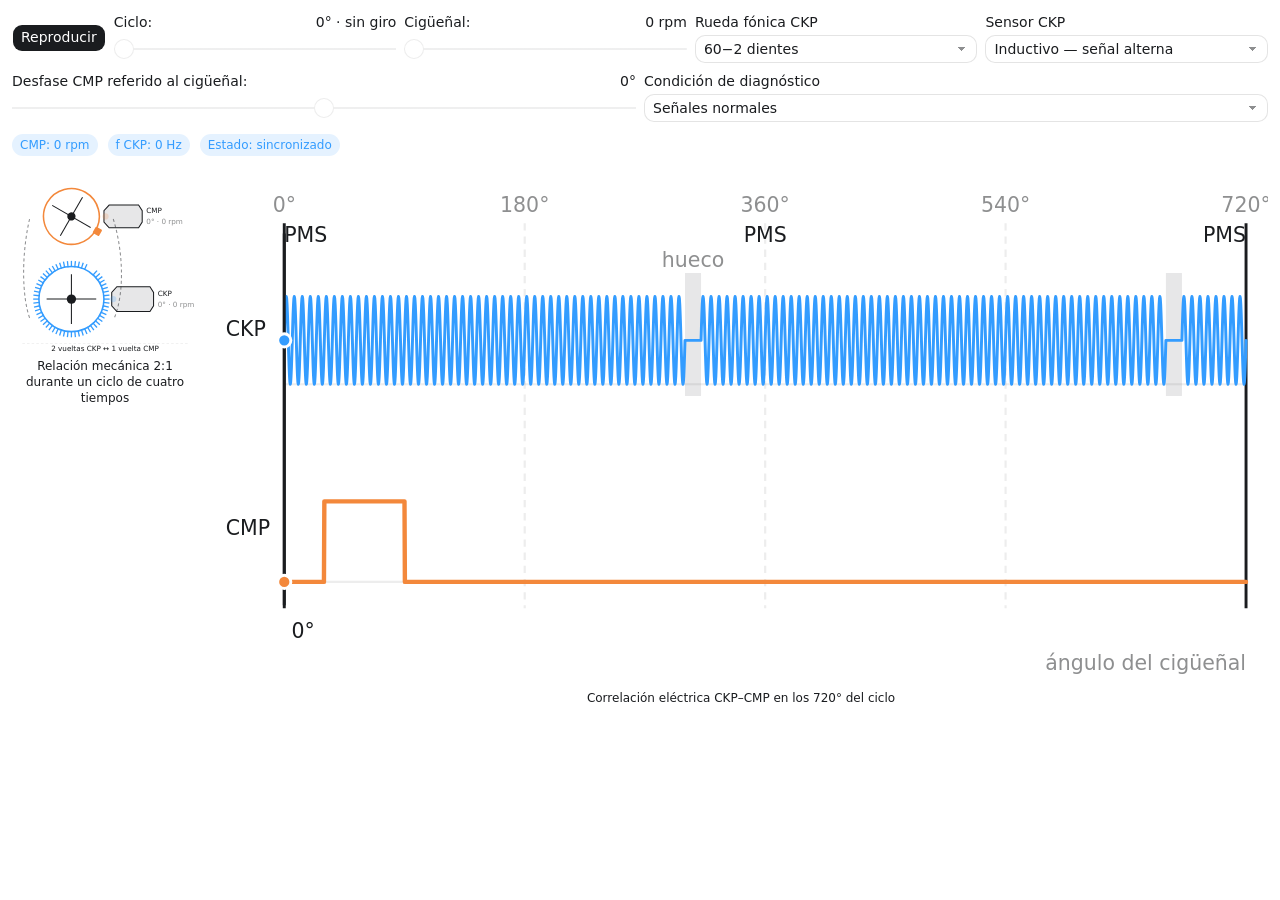
<file: unidades/simuladores/06-sensor-ciguenal-arbol-levas.html>
<!doctype html>
<html lang="es" data-visualize-standalone>
<head>
<meta charset="utf-8">
<meta name="viewport" content="width=device-width, initial-scale=1">
<meta name="referrer" content="no-referrer">
<title>Simulador de sensores de cigüeñal y árbol de levas</title>
<style>:root {
  color-scheme: light dark;
  background-color: transparent !important;

  /* Agent-facing contract; keep in sync with SKILL.md. */
  --background: var(
    --main-surface-primary,
    light-dark(rgb(255 255 255), rgb(24 24 24))
  );
  --foreground: light-dark(rgb(26 28 31), rgb(255 255 255));
  --card: color-mix(in oklab, var(--foreground) 5%, transparent);
  --card-foreground: var(--foreground);
  --popover: light-dark(rgb(255 255 255), rgb(45 45 45));
  --popover-foreground: var(--foreground);
  --primary: light-dark(rgb(51 156 255), rgb(131 195 255));
  --primary-foreground: light-dark(rgb(255 255 255), rgb(13 13 13));
  --secondary: light-dark(rgb(255 255 255 / 96%), rgb(54 54 54 / 96%));
  --secondary-foreground: var(--foreground);
  --muted: color-mix(in srgb, var(--foreground) 10%, transparent);
  --muted-foreground: light-dark(
    rgb(26 28 31 / 49.4%),
    rgb(255 255 255 / 49.8%)
  );
  --accent: light-dark(rgb(229 242 255), rgb(13 39 63));
  --accent-foreground: var(--primary);
  --destructive: light-dark(rgb(226 85 7), rgb(255 133 73));
  --border: light-dark(rgb(26 28 31 / 8%), rgb(255 255 255 / 8.2%));
  --input: light-dark(
    rgb(26 28 31 / 11.8%),
    color-mix(in oklab, rgb(0 0 0) 10%, transparent)
  );
  --ring: light-dark(rgb(51 156 255), rgb(131 195 255 / 76%));
  --font-size-base: 14px;
  --red: light-dark(rgb(186 38 35), rgb(250 66 62));
  --green: light-dark(rgb(0 162 64), rgb(64 201 119));

  /* Internal implementation variables; not part of the agent contract. */
  --font-sans: -apple-system, system-ui, "Segoe UI", sans-serif;
  --font-mono:
    ui-monospace, SFMono-Regular, "SF Mono", Menlo, Consolas, "Liberation Mono",
    monospace;
  --font-size-normal: max(11px, var(--font-size-base));
  --font-size-tooltip: calc(var(--font-size-base) - 1px);
  --font-size-small: max(11px, calc(var(--font-size-base) - 2px));
  --font-size-h1: calc(var(--font-size-normal) * 1.7142857143);
  --font-size-h2: calc(var(--font-size-normal) * 1.4285714286);
  --font-size-h3: calc(var(--font-size-normal) * 1.2857142857);
  --font-weight-normal: 430;
  --font-weight-medium: 500;
  --line-height-normal: calc(var(--font-size-normal) * 1.5);
  --line-height-tooltip: calc(var(--font-size-tooltip) * 1.4285714286);
  --line-height-small: calc(var(--font-size-small) + 4px);
  --radius: 10px;
  --radius-sm: calc(var(--radius) * 0.6);
  --radius-md: calc(var(--radius) * 0.8);
  --radius-lg: var(--radius);
  --radius-2xl: calc(var(--radius) * 1.6);
  --radius-full: 9999px;
  --shadow-sm: 0 1px 2px -1px rgb(0 0 0 / 8%);
  --checkmark-image: url("data:image/svg+xml,%3Csvg xmlns='http://www.w3.org/2000/svg' viewBox='0 0 17 17'%3E%3Cpath d='M12.8961 3.64101C13.1297 3.41418 13.4984 3.37523 13.7779 3.56581C14.0571 3.75635 14.1554 4.11331 14.0299 4.41347L13.9615 4.53847L7.71151 13.7045C7.59411 13.8767 7.4063 13.9877 7.19881 14.0072C6.99136 14.0267 6.78564 13.9533 6.63826 13.806L2.88826 10.056L2.79842 9.9457C2.6192 9.67407 2.64927 9.30496 2.88826 9.06581C3.12738 8.82669 3.49647 8.79676 3.76815 8.97597L3.8785 9.06581L7.03084 12.2182L12.8053 3.74941L12.8961 3.64101Z'/%3E%3C/svg%3E");

  /* Legacy aliases; not part of the current agent contract. */
  --viz-bg: transparent;
  --viz-panel: var(--card);
  --viz-border: var(--border);
  --viz-text: var(--foreground);
  --viz-muted: var(--muted-foreground);
  --viz-accent: var(--primary);
  --viz-accent-text: var(--primary-foreground);
  --viz-accent-bg: var(--accent);
  --viz-font-size: var(--font-size-base);
  --viz-warning: var(--destructive);
  --color-background-primary: var(--background);
  --color-text-primary: var(--foreground);
  --color-border-secondary: var(--border);
}

:root[data-visualize-standalone] {
  background-color: var(--background) !important;
}

/* Generic mobile code-block hosts provide light/dark mode but no series palette.
   AppBlock hosts set all six variables themselves. */
:root:not([data-app-block-surface]) {
  --viz-series-1: var(--primary);
  --viz-series-2: light-dark(#f3883b, #f59a56);
  --viz-series-3: light-dark(#5dc977, #74d58b);
  --viz-series-4: light-dark(#eb77b1, #f08fc0);
  --viz-series-5: light-dark(#9b79ec, #aa91ef);
  --viz-series-6: light-dark(#3ab9b1, #5acbc2);
}

:root[data-theme="light"] {
  color-scheme: light;
}

:root[data-theme="dark"] {
  color-scheme: dark;
}

* {
  box-sizing: border-box;
}

html > body {
  margin: 0;
  padding: 5px;
  color: var(--foreground);
  background: transparent !important;
  font-family: var(--font-sans);
  font-size: var(--font-size-normal);
  font-weight: var(--font-weight-normal);
  line-height: var(--line-height-normal);
}

:root:not([data-app-block-surface]) > body {
  padding: 12px;
}

a {
  color: color-mix(in srgb, var(--viz-accent) 80%, var(--viz-text) 20%);
  cursor: pointer;
  font-weight: var(--font-weight-medium);
  text-decoration: none;
  text-underline-offset: 2px;
}

a:is(:hover, :focus-visible) {
  text-decoration-line: underline;
  text-decoration-style: dashed;
  text-decoration-thickness: 0.5px;
}

h1,
h2,
h3,
h4,
h5,
h6,
p {
  margin-block: 0;
}

h1 {
  font-size: var(--font-size-h1);
  font-weight: var(--font-weight-medium);
  line-height: 1.25;
}

h2 {
  font-size: var(--font-size-h2);
  font-weight: var(--font-weight-medium);
  line-height: 1.25;
}

h3,
h4,
h5,
h6 {
  font-size: var(--font-size-h3);
  font-weight: var(--font-weight-medium);
  line-height: 1.3;
}

b,
strong,
th {
  font-weight: var(--font-weight-medium);
}

code:not(pre code) {
  display: inline;
  padding: 1px 6px;
  border-radius: var(--radius-sm);
  background: var(--muted);
  font-family: var(--font-mono);
  font-size: 0.92em;
  overflow-wrap: anywhere;
  -webkit-box-decoration-break: clone;
  box-decoration-break: clone;
  word-break: break-word;
}

.table-responsive {
  width: 100%;
  overflow-x: auto;
  scrollbar-width: thin;
}

.table {
  width: 100%;
  border-collapse: collapse;
  color: var(--foreground);
  font: inherit;
  text-align: start;
}

.table :is(th, td) {
  padding-block: 10px;
  padding-inline: 0 24px;
  overflow-wrap: anywhere;
  border-bottom: 1px solid var(--border);
  text-align: start;
  vertical-align: top;
}

.table-responsive > .table :is(th, td) {
  overflow-wrap: break-word;
}

.table :is(th, td):last-child {
  padding-inline-end: 0;
}

.table :is(caption, thead th) {
  font-weight: 600;
}

.table thead th {
  padding-block: 8px;
  border-bottom-color: color-mix(in srgb, var(--foreground) 16%, transparent);
}

.table tbody tr:last-child :is(th, td) {
  border-bottom: 0;
}

.table.table-sm :is(th, td) {
  padding-block: 6px;
}

.table.table-sm :is(th, td):not(:last-child) {
  padding-inline-end: 16px;
}

.table :is(.text-end, [align="right"]) {
  text-align: end;
  font-variant-numeric: tabular-nums;
}

.table :is(.text-center, [align="center"]) {
  text-align: center;
}

.table .text-nowrap {
  white-space: nowrap;
}

#widget {
  display: flex;
  flex-direction: column;
  gap: 12px;
  width: 100%;
  padding: 0;
  background: transparent !important;
}

.card {
  min-width: 0;
  padding: 12px;
  overflow: hidden;
  overflow-wrap: break-word;
  border-radius: var(--radius-2xl);
  color: var(--card-foreground);
  background: var(--card);
}

#widget > :not(.card) {
  width: 100% !important;
  max-width: none !important;
  margin: 0 !important;
  padding: 0 !important;
  border: 0 !important;
  border-radius: 0 !important;
  background: transparent !important;
  box-shadow: none !important;
}

.tooltip {
  position: fixed;
  z-index: 50;
  top: 0;
  left: 0;
  width: max-content;
  max-width: min(
    20rem,
    var(--tooltip-available-width, calc(100vw - 10px)),
    calc(100vw - 10px)
  );
  max-height: min(
    var(--tooltip-available-height, calc(100vh - 10px)),
    calc(100vh - 10px)
  );
  padding: 4px 8px;
  border: 1px solid var(--border);
  border-radius: var(--radius-lg);
  color: var(--popover-foreground);
  background: var(--popover);
  box-shadow: none;
  font-size: var(--font-size-tooltip);
  line-height: var(--line-height-tooltip);
  overflow-wrap: break-word;
  white-space: normal;
  pointer-events: none;
  user-select: none;
}

/* The bundled tooltip runtime owns [data-tooltip]. AppBlock's CSS-only
   pseudo-tooltip can widen dense grids even while hidden. */
main [data-tooltip]::after {
  content: none;
}

.viz-grid {
  display: grid;
  grid-template-columns: repeat(auto-fit, minmax(max(180px, 24%), 1fr));
  gap: 10px;
}

.viz-stat {
  display: flex;
  flex-direction: column;
  gap: 2px;
}

.viz-stat-value {
  font-size: var(--font-size-h2);
  font-weight: var(--font-weight-medium);
  line-height: 1.25;
}

.viz-row {
  display: flex;
  flex-wrap: wrap;
  align-items: center;
  gap: 10px;
}

.viz-badge {
  padding: 3px 8px;
  border-radius: var(--radius-full);
  color: var(--accent-foreground);
  background: var(--accent);
  font-weight: var(--font-weight-medium);
}

small,
.text-small,
.viz-badge {
  font-size: var(--font-size-small);
  line-height: var(--line-height-small);
}

.text-muted {
  color: var(--muted-foreground);
}

.sr-only {
  position: absolute;
  width: 1px;
  height: 1px;
  padding: 0;
  overflow: hidden;
  clip: rect(0, 0, 0, 0);
  white-space: nowrap;
  border: 0;
}

.viz-controls {
  display: flex;
  flex-wrap: wrap;
  align-items: center;
  gap: 8px;
}

.viz-controls > .form-label {
  display: grid;
  min-width: min(100%, 260px);
  flex: 1 1 280px;
  grid-template-columns: minmax(0, 1fr) auto;
  align-items: baseline;
  gap: 2px 12px;
  margin-bottom: 0;
}

.viz-controls > .form-label > :is(.form-control, .form-range, .form-select) {
  grid-column: 1 / -1;
}

.btn,
.form-check-input,
.form-control,
.form-range,
.form-select {
  font: inherit;
}

.btn {
  appearance: button;
  display: inline-flex;
  inline-size: fit-content;
  max-inline-size: 100%;
  min-height: 28px;
  align-items: center;
  justify-content: center;
  gap: 4px;
  margin: 0;
  padding: 0 8px;
  -webkit-app-region: no-drag;
  border: 1px solid var(--input);
  border-radius: var(--radius-lg);
  color: var(--secondary-foreground);
  background: var(--secondary);
  cursor: var(--cursor-interaction, pointer);
  text-align: center;
  text-decoration: none;
  white-space: nowrap;
  user-select: none;
  -webkit-font-smoothing: antialiased;
}

.btn:is(.btn-block, .viz-tile) {
  inline-size: 100%;
}

.btn.viz-tile {
  min-width: 0;
  overflow-wrap: anywhere;
  white-space: normal;
}

a.btn {
  cursor: pointer;
  text-decoration: none;
}

.btn:not(:disabled):hover {
  background: color-mix(in srgb, var(--foreground) 6%, var(--secondary));
}

.btn-primary {
  border-color: transparent;
  color: var(--interactive-label-primary-default, var(--primary-foreground));
  background: var(--interactive-bg-primary-default, var(--foreground));
  background-clip: padding-box;
}

.btn-primary .text-muted {
  color: color-mix(
    in srgb,
    var(--interactive-label-primary-default, var(--primary-foreground)) 50%,
    transparent
  );
}

.btn-primary:not(:disabled):hover {
  background: color-mix(in srgb, var(--foreground) 80%, transparent);
  background-clip: padding-box;
}

.btn-ghost {
  border-color: transparent;
  color: var(--muted-foreground);
  background: transparent;
}

.btn-ghost:not(:disabled):hover {
  color: var(--foreground);
  background: color-mix(in srgb, var(--foreground) 6%, var(--secondary));
}

.btn:disabled {
  cursor: not-allowed;
  opacity: 0.4;
}

[data-lucide] {
  stroke-width: 1.6;
}

.form-label {
  display: block;
  margin-bottom: 6px;
  color: var(--foreground);
}

.form-control {
  display: block;
  width: 100%;
  min-height: 28px;
  padding: 0 8px;
  outline: none;
  border: 1px solid var(--input);
  border-radius: var(--radius-lg);
  color: var(--foreground);
  background: var(--secondary);
}

.form-control::placeholder {
  color: var(--muted-foreground);
}

.form-control[type="file"] {
  padding: 0;
  overflow: hidden;
  cursor: var(--cursor-interaction, pointer);
}

.form-control[type="file"]::file-selector-button {
  min-height: 26px;
  margin-right: 8px;
  padding: 0 8px;
  border: 0;
  border-right: 1px solid var(--input);
  color: var(--secondary-foreground);
  background: var(--secondary);
  cursor: inherit;
  font: inherit;
}

.form-control[type="file"]:not(:disabled):hover::file-selector-button {
  background: color-mix(in srgb, var(--foreground) 6%, var(--secondary));
}

.form-control-color[type="color"] {
  width: 40px;
  height: 28px;
  padding: 3px;
  cursor: var(--cursor-interaction, pointer);
}

.form-control-color[type="color"]::-webkit-color-swatch-wrapper {
  padding: 0;
}

.form-control-color[type="color"]::-webkit-color-swatch {
  border: 0;
  border-radius: calc(var(--radius-lg) - 4px);
}

textarea.form-control {
  height: auto;
  min-height: 72px;
  padding: 8px 10px;
  resize: vertical;
}

.form-control:focus-visible {
  border-color: var(--ring);
  box-shadow: inset 0 0 0 1px var(--ring);
}

.form-control:disabled,
.form-select:disabled {
  cursor: not-allowed;
  opacity: 0.4;
}

.form-select {
  appearance: none;
  display: block;
  width: 100%;
  min-height: 28px;
  margin: 0;
  padding: 0 32px 0 8px;
  outline: none;
  border: 1px solid var(--input);
  border-radius: var(--radius-lg);
  color: var(--foreground);
  background-color: var(--secondary);
  background-image:
    linear-gradient(45deg, transparent 50%, var(--muted-foreground) 50%),
    linear-gradient(135deg, var(--muted-foreground) 50%, transparent 50%);
  background-position:
    calc(100% - 14px) 50%,
    calc(100% - 10px) 50%;
  background-repeat: no-repeat;
  background-size: 4px 4px;
  cursor: var(--cursor-interaction, default);
}

.form-select:not(:disabled):hover {
  background-color: color-mix(in srgb, var(--foreground) 6%, var(--secondary));
}

.form-select:focus-visible {
  border-color: var(--ring);
  box-shadow: inset 0 0 0 1px var(--ring);
}

.form-check {
  display: flex;
  min-height: 20px;
  align-items: center;
  gap: 6px;
}

.form-check-input {
  appearance: none;
  width: 14px;
  height: 14px;
  flex: 0 0 auto;
  margin: 0;
  border: 1px solid var(--input);
  color: var(--primary-foreground);
  background-color: transparent;
  cursor: var(--cursor-interaction, default);
  transition:
    background-color 150ms,
    border-color 150ms,
    box-shadow 150ms;
}

.form-check:not(.form-switch) .form-check-input[type="checkbox"] {
  border-color: var(--input);
  border-radius: var(--radius-sm);
  background-color: var(--secondary);
  box-shadow: var(--shadow-sm);
}

.form-check:not(.form-switch)
  .form-check-input:not(:disabled):not(:checked):hover {
  background-color: var(--card);
}

.form-check:not(.form-switch) .form-check-input[type="checkbox"]:checked {
  border-color: var(--primary);
  background-color: var(--primary);
}

.form-check:not(.form-switch)
  .form-check-input[type="checkbox"]:checked::before {
  display: block;
  width: 100%;
  height: 100%;
  background: var(--primary-foreground);
  content: "";
  mask: var(--checkmark-image) center / 12px 12px no-repeat;
}

.form-check-input[type="radio"] {
  width: 14px;
  height: 14px;
  border-radius: var(--radius-full);
}

.form-check-input[type="radio"]:checked {
  border: 2px solid var(--primary);
  background:
    radial-gradient(circle, var(--primary-foreground) 0 2.5px, transparent 3px),
    var(--primary);
}

.form-check:not(.form-switch) .form-check-input:focus-visible {
  outline: 2px solid var(--ring);
  outline-offset: 2px;
}

.form-check:not(.form-switch) .form-check-input:disabled {
  cursor: not-allowed;
  pointer-events: none;
}

.form-check:not(.form-switch) .form-check-input:disabled + .form-check-label {
  cursor: not-allowed;
}

.form-switch .form-check-input:disabled,
.form-switch .form-check-input:disabled + .form-check-label {
  cursor: not-allowed;
  opacity: 0.6;
}

.form-check-label {
  color: var(--foreground);
  cursor: var(--cursor-interaction, default);
}

.form-switch .form-check-input {
  position: relative;
  width: 32px;
  height: 20px;
  border: 0;
  border-radius: var(--radius-full);
  background: var(--muted);
  box-shadow: none;
  transition: background-color 200ms cubic-bezier(0, 0, 0.2, 1);
}

.form-switch .form-check-input::before {
  position: absolute;
  top: 50%;
  left: 0;
  width: 16px;
  height: 16px;
  box-sizing: border-box;
  border: 1px solid light-dark(var(--primary-foreground), var(--foreground));
  border-radius: var(--radius-full);
  background: light-dark(var(--primary-foreground), var(--foreground));
  box-shadow: var(--shadow-sm);
  content: "";
  transform: translate(2px, -50%);
  transition: transform 200ms cubic-bezier(0, 0, 0.2, 1);
}

.form-switch .form-check-input:checked {
  background: var(--primary);
}

.form-switch .form-check-input:checked::before {
  transform: translate(14px, -50%);
}

.form-switch .form-check-input:focus-visible {
  box-shadow: 0 0 0 2px var(--ring);
}

.form-range {
  appearance: none;
  display: block;
  width: 100%;
  height: 28px;
  flex: 1;
  margin: 0;
  padding: 0;
  outline: none;
  border: 0;
  accent-color: var(--primary);
  background: linear-gradient(
      color-mix(in srgb, var(--foreground) 7%, transparent),
      color-mix(in srgb, var(--foreground) 7%, transparent)
    )
    center / 100% 2px no-repeat;
}

.form-range::-webkit-slider-runnable-track {
  height: 28px;
  background: transparent;
}

.form-range::-webkit-slider-thumb {
  appearance: none;
  width: 20px;
  height: 20px;
  margin-top: 4px;
  border: 1px solid var(--border);
  border-radius: var(--radius-full);
  background: light-dark(var(--primary-foreground), var(--foreground));
}

.form-range:focus-visible::-webkit-slider-thumb {
  border-color: var(--ring);
  box-shadow: inset 0 0 0 1px var(--ring);
}

.form-range::-moz-range-track {
  height: 28px;
  background: transparent;
}

.form-range::-moz-range-thumb {
  width: 20px;
  height: 20px;
  border: 1px solid var(--border);
  border-radius: var(--radius-full);
  background: light-dark(var(--primary-foreground), var(--foreground));
}

.form-range:focus-visible::-moz-range-thumb {
  border-color: var(--ring);
  box-shadow: inset 0 0 0 1px var(--ring);
}

.form-range:disabled {
  cursor: not-allowed;
  opacity: 0.4;
}

.btn:not(.btn-primary, .viz-tile):is(
    [aria-pressed="true"],
    [aria-selected="true"],
    .is-selected
  ) {
  border-color: var(--primary);
  color: var(--primary-foreground);
  background: var(--primary);
}

.btn.viz-tile:is([aria-pressed="true"], [aria-selected="true"], .is-selected) {
  border-color: var(--primary);
  box-shadow: inset 0 0 0 1px var(--primary);
}

.btn:focus-visible {
  outline: 2px solid var(--ring);
  outline-offset: 2px;
}

svg {
  display: block;
  max-width: 100%;
  height: auto;
}

#widget > svg {
  width: 100%;
}

.text-warning,
.text-destructive {
  color: var(--destructive);
}
</style>
</head>
<body>
<style>
  #ckp-cmp-lab {
    color: var(--foreground);
    width: 100%;
  }

  #ckp-cmp-lab .ck-statline {
    margin-top: 0.75rem;
  }

  #ckp-cmp-lab .ck-stage {
    display: grid;
    gap: 1rem;
    grid-template-columns: minmax(0, 15fr) minmax(0, 85fr);
    margin-top: 1rem;
  }

  #ckp-cmp-lab .ck-view {
    margin: 0;
    min-width: 0;
  }

  #ckp-cmp-lab .ck-view svg {
    display: block;
    height: auto;
    width: 100%;
  }

  #ckp-cmp-lab .ck-view figcaption {
    margin-top: 0.35rem;
    text-align: center;
  }

  #ckp-cmp-lab .ck-structure {
    fill: none;
    stroke: var(--foreground);
    stroke-width: 2;
  }

  #ckp-cmp-lab .ck-guide {
    fill: none;
    stroke: var(--border);
    stroke-width: 1.5;
  }

  #ckp-cmp-lab .ck-guide-dashed {
    stroke-dasharray: 5 4;
  }

  #ckp-cmp-lab .ck-muted {
    fill: var(--muted-foreground);
  }

  #ckp-cmp-lab .ck-label {
    fill: var(--foreground);
  }

  #ckp-cmp-lab .ck-crank-ring,
  #ckp-cmp-lab .ck-cam-ring {
    fill: var(--background);
    stroke-width: 3;
  }

  #ckp-cmp-lab .ck-crank-ring {
    stroke: var(--viz-series-1);
  }

  #ckp-cmp-lab .ck-cam-ring {
    stroke: var(--viz-series-2);
  }

  #ckp-cmp-lab .ck-crank-tooth {
    stroke: var(--viz-series-1);
    stroke-width: 2.5;
  }

  #ckp-cmp-lab .ck-cam-target {
    fill: var(--viz-series-2);
  }

  #ckp-cmp-lab .ck-hub {
    fill: var(--foreground);
  }

  #ckp-cmp-lab .ck-sensor {
    fill: var(--muted);
    stroke: var(--foreground);
    stroke-width: 2;
  }

  #ckp-cmp-lab .ck-sensor-ckp {
    fill: var(--viz-series-1);
  }

  #ckp-cmp-lab .ck-sensor-cmp {
    fill: var(--viz-series-2);
  }

  #ckp-cmp-lab .ck-belt-relation {
    fill: none;
    stroke: var(--muted-foreground);
    stroke-dasharray: 6 5;
    stroke-width: 2;
  }

  #ckp-cmp-lab .ck-signal-ckp,
  #ckp-cmp-lab .ck-signal-cmp {
    fill: none;
    stroke-linecap: round;
    stroke-linejoin: round;
  }

  #ckp-cmp-lab .ck-signal-ckp {
    stroke: var(--viz-series-1);
    stroke-width: 2;
  }

  #ckp-cmp-lab .ck-signal-cmp {
    stroke: var(--viz-series-2);
    stroke-width: 3;
  }

  #ckp-cmp-lab .ck-cursor {
    stroke: var(--foreground);
    stroke-width: 2;
  }

  #ckp-cmp-lab .ck-cursor-dot-ckp {
    fill: var(--viz-series-1);
    stroke: var(--background);
    stroke-width: 2;
  }

  #ckp-cmp-lab .ck-cursor-dot-cmp {
    fill: var(--viz-series-2);
    stroke: var(--background);
    stroke-width: 2;
  }

  #ckp-cmp-lab .ck-gap-zone {
    fill: var(--muted);
  }

  @media (max-width: 720px) {
    #ckp-cmp-lab .ck-stage {
      grid-template-columns: 1fr;
    }

    #ckp-cmp-lab .ck-view svg {
      margin-inline: auto;
      max-width: 420px;
    }
  }
</style>

<div id="ckp-cmp-lab" aria-label="Simulador de sensores de cigüeñal y árbol de levas">
  <div class="viz-controls">
    <button id="ck-play" class="btn btn-primary" type="button" aria-pressed="false">Reproducir</button>
    <label class="form-label" for="ck-angle">
      Ciclo: <output id="ck-angle-output" for="ck-angle">0° · sin giro</output>
      <input id="ck-angle" class="form-range" type="range" min="0" max="720" step="0.01" value="0">
    </label>
    <label class="form-label" for="ck-rpm">
      Cigüeñal: <output id="ck-rpm-output" for="ck-rpm">0 rpm</output>
      <input id="ck-rpm" class="form-range" type="range" min="0" max="1200" step="20" value="0">
    </label>
    <label class="form-label" for="ck-wheel-pattern">
      Rueda fónica CKP
      <select id="ck-wheel-pattern" class="form-select">
        <option value="60-2" selected>60−2 dientes</option>
        <option value="36-1">36−1 dientes</option>
        <option value="20-1">20−1 dientes</option>
      </select>
    </label>
    <label class="form-label" for="ck-sensor-type">
      Sensor CKP
      <select id="ck-sensor-type" class="form-select">
        <option value="inductive" selected>Inductivo — señal alterna</option>
        <option value="hall">Hall — señal cuadrada</option>
      </select>
    </label>
    <label class="form-label" for="ck-phase">
      Desfase CMP referido al cigüeñal: <output id="ck-phase-output" for="ck-phase">0°</output>
      <input id="ck-phase" class="form-range" type="range" min="-60" max="60" step="1" value="0">
    </label>
    <label class="form-label" for="ck-fault">
      Condición de diagnóstico
      <select id="ck-fault" class="form-select">
        <option value="normal" selected>Señales normales</option>
        <option value="cmp-absent">Sin señal CMP</option>
        <option value="ckp-weak">Señal CKP débil</option>
        <option value="ckp-extra-gap">Diente CKP adicional ausente</option>
      </select>
    </label>
  </div>

  <div class="viz-row ck-statline" aria-live="polite">
    <span class="viz-badge">CMP: <output id="ck-cam-rpm-output">0 rpm</output></span>
    <span class="viz-badge">f CKP: <output id="ck-frequency-output">0 Hz</output></span>
    <span class="viz-badge">Estado: <output id="ck-status-output">sincronizado</output></span>
  </div>

  <div class="ck-stage">
    <figure class="ck-view">
      <svg viewBox="0 0 360 350" role="img" aria-labelledby="ck-mechanism-title ck-mechanism-desc">
        <title id="ck-mechanism-title">Ruedas de los sensores CKP y CMP</title>
        <desc id="ck-mechanism-desc">La rueda del cigüeñal gira dos veces mientras la rueda del árbol de levas gira una vez.</desc>
        <path class="ck-belt-relation" d="M34 91 C18 160 19 243 35 285 M196 91 C217 159 217 240 197 285"></path>

        <g id="ck-cam-rotor">
          <circle class="ck-cam-ring" cx="115" cy="86" r="54"></circle>
          <line class="ck-structure" x1="115" y1="43" x2="115" y2="129"></line>
          <line class="ck-structure" x1="72" y1="86" x2="158" y2="86"></line>
          <rect class="ck-cam-target" x="166" y="79" width="14" height="14" rx="2"></rect>
          <circle class="ck-hub" cx="115" cy="86" r="8"></circle>
        </g>
        <path class="ck-sensor" d="M188 64 L245 64 L252 75 L252 97 L245 108 L188 108 L178 97 L178 75 Z"></path>
        <circle id="ck-cmp-sensor-light" class="ck-sensor-cmp" cx="181" cy="86" r="6"></circle>
        <text class="ck-label" x="260" y="80">CMP</text>
        <text id="ck-cam-angle-label" class="ck-muted" x="260" y="101">0° · 0 rpm</text>

        <g id="ck-crank-rotor">
          <circle class="ck-crank-ring" cx="115" cy="246" r="63"></circle>
          <g id="ck-crank-teeth"></g>
          <line class="ck-structure" x1="115" y1="198" x2="115" y2="294"></line>
          <line class="ck-structure" x1="67" y1="246" x2="163" y2="246"></line>
          <circle class="ck-hub" cx="115" cy="246" r="9"></circle>
        </g>
        <path class="ck-sensor" d="M203 222 L267 222 L274 233 L274 259 L267 270 L203 270 L193 259 L193 233 Z"></path>
        <circle id="ck-ckp-sensor-light" class="ck-sensor-ckp" cx="196" cy="246" r="6"></circle>
        <text class="ck-label" x="282" y="240">CKP</text>
        <text id="ck-crank-angle-label" class="ck-muted" x="282" y="261">0° · 0 rpm</text>

        <line class="ck-guide ck-guide-dashed" x1="20" y1="332" x2="340" y2="332"></line>
        <text id="ck-ratio-label" class="ck-label" x="180" y="346" text-anchor="middle">2 vueltas CKP ↔ 1 vuelta CMP</text>
      </svg>
      <figcaption class="text-small">Relación mecánica 2:1 durante un ciclo de cuatro tiempos</figcaption>
    </figure> 
    <figure class="ck-view">
      <svg viewBox="0 0 720 350" role="img" aria-labelledby="ck-signals-title ck-signals-desc">
        <title id="ck-signals-title">Señales CKP y CMP sincronizadas</title>
        <desc id="ck-signals-desc">Las señales se representan sobre un ciclo completo de 720 grados del cigüeñal y el cursor indica el instante actual.</desc>
        <g id="ck-angle-grid"></g>
        <g id="ck-gap-zones"></g>
        <line class="ck-guide" x1="48" y1="145" x2="705" y2="145"></line>
        <line class="ck-guide" x1="48" y1="280" x2="705" y2="280"></line>
        <text class="ck-label" x="8" y="112">CKP</text>
        <text class="ck-label" x="8" y="248">CMP</text>
        <path id="ck-ckp-path" class="ck-signal-ckp"></path>
        <path id="ck-cmp-path" class="ck-signal-cmp"></path>
        <line id="ck-signal-cursor" class="ck-cursor" x1="48" y1="42" x2="48" y2="296"></line>
        <circle id="ck-ckp-dot" class="ck-cursor-dot-ckp" cx="48" cy="115" r="4.5"></circle>
        <circle id="ck-cmp-dot" class="ck-cursor-dot-cmp" cx="48" cy="280" r="4.5"></circle>
        <text id="ck-cursor-label" class="ck-label" x="52" y="318">0°</text>
        <text class="ck-muted" x="705" y="340" text-anchor="end">ángulo del cigüeñal</text>
      </svg>
      <figcaption class="text-small">Correlación eléctrica CKP–CMP en los 720° del ciclo</figcaption>
    </figure>
  </div>
</div>

<script>
  (function () {
    "use strict";

    var root = document.getElementById("ckp-cmp-lab");
    if (!root) return;

    var svgNamespace = "http://www.w3.org/2000/svg";
    var plot = { left: 48, right: 705 };
    var crankCenter = { x: 115, y: 246 };
    var rpm = 0;
    var pattern = "60-2";
    var sensorType = "inductive";
    var phaseOffset = 0;
    var fault = "normal";
    var cycleAngle = 0;
    var playing = false;
    var lastFrame = null;

    var playButton = root.querySelector("#ck-play");
    var angleSlider = root.querySelector("#ck-angle");
    var angleOutput = root.querySelector("#ck-angle-output");
    var rpmSlider = root.querySelector("#ck-rpm");
    var rpmOutput = root.querySelector("#ck-rpm-output");
    var patternSelect = root.querySelector("#ck-wheel-pattern");
    var sensorSelect = root.querySelector("#ck-sensor-type");
    var phaseSlider = root.querySelector("#ck-phase");
    var phaseOutput = root.querySelector("#ck-phase-output");
    var faultSelect = root.querySelector("#ck-fault");
    var camRpmOutput = root.querySelector("#ck-cam-rpm-output");
    var frequencyOutput = root.querySelector("#ck-frequency-output");
    var statusOutput = root.querySelector("#ck-status-output");
    var camRotor = root.querySelector("#ck-cam-rotor");
    var crankRotor = root.querySelector("#ck-crank-rotor");
    var crankTeeth = root.querySelector("#ck-crank-teeth");
    var cmpSensorLight = root.querySelector("#ck-cmp-sensor-light");
    var ckpSensorLight = root.querySelector("#ck-ckp-sensor-light");
    var camAngleLabel = root.querySelector("#ck-cam-angle-label");
    var crankAngleLabel = root.querySelector("#ck-crank-angle-label");
    var angleGrid = root.querySelector("#ck-angle-grid");
    var gapZones = root.querySelector("#ck-gap-zones");
    var ckpPath = root.querySelector("#ck-ckp-path");
    var cmpPath = root.querySelector("#ck-cmp-path");
    var signalCursor = root.querySelector("#ck-signal-cursor");
    var ckpDot = root.querySelector("#ck-ckp-dot");
    var cmpDot = root.querySelector("#ck-cmp-dot");
    var cursorLabel = root.querySelector("#ck-cursor-label");

    function formatNumber(value, digits) {
      var rounded = Math.abs(value) < Math.pow(10, -digits) / 2 ? 0 : value;
      return rounded.toFixed(digits).replace(".", ",");
    }

    function formatSigned(value, digits, suffix) {
      var sign = value > 0 ? "+" : value < 0 ? "−" : "";
      return sign + formatNumber(Math.abs(value), digits) + suffix;
    }

    function clamp(value, minimum, maximum) {
      return Math.max(minimum, Math.min(maximum, value));
    }

    function patternData() {
      if (pattern === "20-1") return { positions: 20, missing: 1 };
      if (pattern === "36-1") return { positions: 36, missing: 1 };
      return { positions: 60, missing: 2 };
    }

    function makeSvgElement(name, attributes, textValue) {
      var element = document.createElementNS(svgNamespace, name);
      Object.keys(attributes).forEach(function (key) {
        element.setAttribute(key, attributes[key]);
      });
      if (textValue !== undefined) element.textContent = textValue;
      return element;
    }

    function xScale(angle) {
      return plot.left + angle / 720 * (plot.right - plot.left);
    }

    function positionIndexAt(angle) {
      var data = patternData();
      var localAngle = ((angle % 360) + 360) % 360;
      return Math.floor(localAngle / (360 / data.positions));
    }

    function isMissingPosition(angle) {
      var data = patternData();
      var step = 360 / data.positions;
      var index = positionIndexAt(angle);
      var referenceStart = Math.round(300 / step);
      var referenceMissing = index >= referenceStart && index < referenceStart + data.missing;
      var extraMissingIndex = Math.round(150 / step);
      var extraMissing = fault === "ckp-extra-gap" && index === extraMissingIndex;
      return referenceMissing || extraMissing;
    }

    function ckpSignalAt(angle) {
      var data = patternData();
      var step = 360 / data.positions;
      var localAngle = ((angle % 360) + 360) % 360;
      var positionPhase = (localAngle % step) / step;
      var weakFactor = fault === "ckp-weak" ? 0.22 : 1;
      if (isMissingPosition(angle)) return 0;
      if (sensorType === "hall") return (positionPhase < 0.46 ? 1 : 0) * weakFactor;
      return Math.sin(2 * Math.PI * positionPhase) * weakFactor;
    }

    function circularDistance(angle, center, period) {
      var difference = ((angle - center + period / 2) % period + period) % period - period / 2;
      return Math.abs(difference);
    }

    function cmpSignalAt(angle) {
      if (fault === "cmp-absent") return 0;
      var pulseCenter = 60 + phaseOffset;
      return circularDistance(angle, pulseCenter, 720) <= 30 ? 1 : 0;
    }

    function ckpY(value) {
      return sensorType === "hall" ? 145 - value * 55 : 115 - value * 30;
    }

    function cmpY(value) {
      return 280 - value * 55;
    }

    function statusText() {
      if (fault === "cmp-absent") return "sin señal CMP";
      if (fault === "ckp-weak") return "CKP bajo umbral";
      if (fault === "ckp-extra-gap") return "CKP irregular";
      if (Math.abs(phaseOffset) > 12) return "fuera de sincronía";
      if (Math.abs(phaseOffset) > 5) return "fase desplazada";
      return "sincronizado";
    }

    function setPlaying(nextPlaying) {
      playing = nextPlaying;
      playButton.textContent = playing ? "Pausar" : "Reproducir";
      playButton.setAttribute("aria-pressed", playing ? "true" : "false");
    }

    function buildGrid() {
      angleGrid.textContent = "";
      [0, 180, 360, 540, 720].forEach(function (angle) {
        var x = xScale(angle);
        angleGrid.appendChild(makeSvgElement("line", {
          x1: x, y1: 35, x2: x, y2: 298,
          "class": angle === 0 || angle === 720 ? "ck-structure" : "ck-guide ck-guide-dashed"
        }));
        angleGrid.appendChild(makeSvgElement("text", {
          x: x, y: 27, "text-anchor": "middle", "class": "ck-muted"
        }, angle + "°"));
      });
      angleGrid.appendChild(makeSvgElement("text", {
        x: xScale(0), y: 48, "text-anchor": "start", "class": "ck-label"
      }, "PMS"));
      angleGrid.appendChild(makeSvgElement("text", {
        x: xScale(360), y: 48, "text-anchor": "middle", "class": "ck-label"
      }, "PMS"));
      angleGrid.appendChild(makeSvgElement("text", {
        x: xScale(720), y: 48, "text-anchor": "end", "class": "ck-label"
      }, "PMS"));
    }

    function buildGapZones() {
      var data = patternData();
      var step = 360 / data.positions;
      gapZones.textContent = "";
      [0, 360].forEach(function (revolutionStart, index) {
        var startAngle = revolutionStart + 300;
        var endAngle = startAngle + data.missing * step;
        gapZones.appendChild(makeSvgElement("rect", {
          x: xScale(startAngle), y: 69,
          width: Math.max(3, xScale(endAngle) - xScale(startAngle)), height: 84,
          "class": "ck-gap-zone"
        }));
        if (index === 0) {
          gapZones.appendChild(makeSvgElement("text", {
            x: xScale(startAngle + data.missing * step / 2), y: 65,
            "text-anchor": "middle", "class": "ck-muted"
          }, "hueco"));
        }
      });
    }

    function buildCrankTeeth() {
      var data = patternData();
      var step = 360 / data.positions;
      var referenceStart = Math.round(300 / step);
      var extraMissingIndex = Math.round(150 / step);
      crankTeeth.textContent = "";
      for (var index = 0; index < data.positions; index += 1) {
        var referenceMissing = index >= referenceStart && index < referenceStart + data.missing;
        var extraMissing = fault === "ckp-extra-gap" && index === extraMissingIndex;
        if (referenceMissing || extraMissing) continue;
        var angle = index * 2 * Math.PI / data.positions;
        crankTeeth.appendChild(makeSvgElement("line", {
          x1: crankCenter.x + 62 * Math.cos(angle),
          y1: crankCenter.y + 62 * Math.sin(angle),
          x2: crankCenter.x + 74 * Math.cos(angle),
          y2: crankCenter.y + 74 * Math.sin(angle),
          "class": "ck-crank-tooth"
        }));
      }
    }

    function buildSignals() {
      var ckpCommands = [];
      var cmpCommands = [];
      var samples = 2400;
      for (var index = 0; index <= samples; index += 1) {
        var angle = 720 * index / samples;
        var command = index === 0 ? "M" : "L";
        ckpCommands.push(command + xScale(angle).toFixed(2) + " " + ckpY(ckpSignalAt(angle)).toFixed(2));
        cmpCommands.push(command + xScale(angle).toFixed(2) + " " + cmpY(cmpSignalAt(angle)).toFixed(2));
      }
      ckpPath.setAttribute("d", ckpCommands.join(" "));
      cmpPath.setAttribute("d", cmpCommands.join(" "));
    }

    function render(angle) {
      var data = patternData();
      var camAngle = angle / 2 - phaseOffset / 2;
      var ckpValue = ckpSignalAt(angle);
      var cmpValue = cmpSignalAt(angle);
      var timeMilliseconds = rpm > 0 ? angle / (rpm * 6) * 1000 : null;
      var frequency = data.positions * rpm / 60;
      var cursorX = xScale(angle);

      crankRotor.setAttribute("transform", "rotate(" + (-angle).toFixed(3) + " " + crankCenter.x + " " + crankCenter.y + ")");
      camRotor.setAttribute("transform", "rotate(" + (30 - camAngle).toFixed(3) + " 115 86)");
      ckpSensorLight.setAttribute("opacity", String(0.2 + 0.8 * Math.min(1, Math.abs(ckpValue))));
      cmpSensorLight.setAttribute("opacity", String(0.2 + 0.8 * cmpValue));
      crankAngleLabel.textContent = formatNumber(angle % 360, 0) + "° · " + formatNumber(rpm, 0) + " rpm";
      camAngleLabel.textContent = formatNumber(((camAngle % 360) + 360) % 360, 0) + "° · " + formatNumber(rpm / 2, 0) + " rpm";

      signalCursor.setAttribute("x1", cursorX);
      signalCursor.setAttribute("x2", cursorX);
      ckpDot.setAttribute("cx", cursorX);
      ckpDot.setAttribute("cy", ckpY(ckpValue));
      cmpDot.setAttribute("cx", cursorX);
      cmpDot.setAttribute("cy", cmpY(cmpValue));
      cursorLabel.setAttribute("x", clamp(cursorX + 5, 50, plot.right - 27));
      cursorLabel.textContent = formatNumber(angle, 0) + "°";

      angleSlider.value = String(angle);
      angleOutput.value = formatNumber(angle, 0) + "° · " + (timeMilliseconds === null ? "sin giro" : formatNumber(timeMilliseconds, 1) + " ms");
      rpmOutput.value = formatNumber(rpm, 0) + " rpm";
      phaseOutput.value = formatSigned(phaseOffset, 0, "°");
      camRpmOutput.value = formatNumber(rpm / 2, 0) + " rpm";
      frequencyOutput.value = formatNumber(frequency, 0) + " Hz";
      statusOutput.value = statusText();
    }

    function rebuild() {
      buildGapZones();
      buildCrankTeeth();
      buildSignals();
      render(cycleAngle);
    }

    playButton.addEventListener("click", function () {
      setPlaying(!playing);
      lastFrame = null;
    });

    angleSlider.addEventListener("input", function () {
      cycleAngle = Number(angleSlider.value);
      setPlaying(false);
      render(cycleAngle);
    });

    rpmSlider.addEventListener("input", function () {
      rpm = Number(rpmSlider.value);
      render(cycleAngle);
    });

    patternSelect.addEventListener("change", function () {
      pattern = patternSelect.value;
      rebuild();
    });

    sensorSelect.addEventListener("change", function () {
      sensorType = sensorSelect.value;
      buildSignals();
      render(cycleAngle);
    });

    phaseSlider.addEventListener("input", function () {
      phaseOffset = Number(phaseSlider.value);
      buildSignals();
      render(cycleAngle);
    });

    faultSelect.addEventListener("change", function () {
      fault = faultSelect.value;
      rebuild();
    });

    function animate(timestamp) {
      if (lastFrame === null) lastFrame = timestamp;
      var elapsed = Math.min((timestamp - lastFrame) / 1000, 0.1);
      lastFrame = timestamp;
      if (playing) {
        cycleAngle += elapsed * rpm * 6;
        if (cycleAngle > 720) cycleAngle %= 720;
        render(cycleAngle);
      }
      window.requestAnimationFrame(animate);
    }

    buildGrid();
    rebuild();
    setPlaying(playing);
    window.requestAnimationFrame(animate);
  }());
</script>

<script id="codex-visualization-tooltip">/* oxlint-disable typescript/no-unsafe-argument, typescript/no-unsafe-call, typescript/no-unsafe-return */
// Runs inside the visualization sandbox, not the host webview.
(() => {
  if (window.FloatingUIDOM == null) {
    return;
  }
  const { autoUpdate, computePosition, flip, offset, shift, size } =
    window.FloatingUIDOM;
  const tooltipPlacements = new Set(["top", "right", "bottom", "left"]);
  const tooltipId = `codex-visualization-tooltip-${
    window.crypto?.randomUUID?.() ?? Date.now().toString(36)
  }`;
  const tooltipGap = 5;
  const hoverDelay = 700;
  const skipDelay = 300;
  let activeTrigger = null;
  let pendingTrigger = null;
  let tooltip = null;
  let openTimeout = null;
  let autoUpdateCleanup = null;
  let positionRequest = 0;
  let skipDelayUntil = 0;

  const getTrigger = (target) =>
    target?.nodeType === Node.ELEMENT_NODE
      ? target.closest("[data-tooltip]")
      : null;
  const containsTarget = (trigger, target) =>
    target?.nodeType != null && trigger.contains(target);
  const getContent = (trigger) =>
    trigger.getAttribute("data-tooltip")?.trim() ?? "";
  const getPlacement = (trigger) => {
    const placement = trigger.getAttribute("data-tooltip-placement");
    return tooltipPlacements.has(placement) ? placement : "top";
  };
  const getTooltip = () => {
    if (tooltip == null) {
      tooltip = document.createElement("div");
      tooltip.id = tooltipId;
      tooltip.className = "tooltip";
      tooltip.setAttribute("role", "tooltip");
    }
    return tooltip;
  };
  const setDescribedBy = (trigger, described) => {
    const ids = new Set(
      (trigger.getAttribute("aria-describedby") ?? "")
        .split(/\s+/)
        .filter(Boolean),
    );
    if (described) {
      ids.add(tooltipId);
    } else {
      ids.delete(tooltipId);
    }
    if (ids.size === 0) {
      trigger.removeAttribute("aria-describedby");
    } else {
      trigger.setAttribute("aria-describedby", [...ids].join(" "));
    }
  };
  const clearOpenTimeout = () => {
    if (openTimeout != null) {
      window.clearTimeout(openTimeout);
      openTimeout = null;
    }
    pendingTrigger = null;
  };
  const closeTooltip = (activateSkipDelay = true) => {
    clearOpenTimeout();
    positionRequest += 1;
    autoUpdateCleanup?.();
    autoUpdateCleanup = null;
    if (activeTrigger == null) {
      return;
    }
    setDescribedBy(activeTrigger, false);
    activeTrigger = null;
    tooltip?.remove();
    if (activateSkipDelay) {
      skipDelayUntil = Date.now() + skipDelay;
    }
  };
  const updatePosition = (trigger, floating) => {
    const request = ++positionRequest;
    void computePosition(trigger, floating, {
      middleware: [
        offset(tooltipGap),
        flip({ padding: tooltipGap }),
        shift({ padding: tooltipGap }),
        size({
          padding: tooltipGap,
          apply({ availableHeight, availableWidth, elements }) {
            elements.floating.style.setProperty(
              "--tooltip-available-width",
              `${Math.max(0, availableWidth)}px`,
            );
            elements.floating.style.setProperty(
              "--tooltip-available-height",
              `${Math.max(0, availableHeight)}px`,
            );
          },
        }),
      ],
      placement: getPlacement(trigger),
      strategy: "fixed",
    })
      .then(({ x, y }) => {
        if (activeTrigger !== trigger || request !== positionRequest) {
          return;
        }
        const scale = window.devicePixelRatio || 1;
        floating.style.transform = `translate(${Math.round(x * scale) / scale}px, ${Math.round(y * scale) / scale}px)`;
        floating.style.visibility = "visible";
      })
      .catch(() => {
        if (activeTrigger === trigger && request === positionRequest) {
          closeTooltip(false);
        }
      });
  };
  const openTooltip = (trigger) => {
    const content = getContent(trigger);
    if (!trigger.isConnected || content.length === 0) {
      return;
    }
    clearOpenTimeout();
    if (activeTrigger === trigger) {
      return;
    }
    closeTooltip();
    const floating = getTooltip();
    floating.textContent = content;
    floating.style.visibility = "hidden";
    floating.style.transform = "translate(0, 0)";
    document.body.appendChild(floating);
    activeTrigger = trigger;
    setDescribedBy(trigger, true);
    autoUpdateCleanup = autoUpdate(trigger, floating, () => {
      updatePosition(trigger, floating);
    });
  };
  const requestOpen = (trigger, immediate = false) => {
    if (
      getContent(trigger).length === 0 ||
      activeTrigger === trigger ||
      pendingTrigger === trigger
    ) {
      return;
    }
    clearOpenTimeout();
    pendingTrigger = trigger;
    const delay =
      immediate || activeTrigger != null || Date.now() < skipDelayUntil
        ? 0
        : hoverDelay;
    if (delay === 0) {
      openTooltip(trigger);
      return;
    }
    openTimeout = window.setTimeout(() => {
      openTimeout = null;
      pendingTrigger = null;
      openTooltip(trigger);
    }, delay);
  };
  const handlePointerOpen = (event) => {
    if (event.pointerType === "touch") {
      return;
    }
    const trigger = getTrigger(event.target);
    if (trigger == null || containsTarget(trigger, event.relatedTarget)) {
      return;
    }
    requestOpen(trigger);
  };
  const handleLeave = (event) => {
    const trigger = getTrigger(event.target);
    if (trigger == null || containsTarget(trigger, event.relatedTarget)) {
      return;
    }
    if (activeTrigger === trigger || pendingTrigger === trigger) {
      closeTooltip();
    }
  };
  const handleFocusIn = (event) => {
    const trigger = getTrigger(event.target);
    if (trigger?.matches(":focus-visible")) {
      requestOpen(trigger, true);
    }
  };
  const handleKeyDown = (event) => {
    if (event.key === "Escape") {
      closeTooltip();
    }
  };
  const handleContextMenu = (event) => {
    const trigger = getTrigger(event.target);
    if (activeTrigger === trigger || pendingTrigger === trigger) {
      closeTooltip();
    }
  };
  const destroy = () => {
    closeTooltip(false);
    document.removeEventListener("pointerover", handlePointerOpen);
    document.removeEventListener("pointerout", handleLeave);
    document.removeEventListener("focusin", handleFocusIn);
    document.removeEventListener("focusout", handleLeave);
    document.removeEventListener("keydown", handleKeyDown);
    document.removeEventListener("contextmenu", handleContextMenu);
    tooltip = null;
  };

  document.addEventListener("pointerover", handlePointerOpen);
  document.addEventListener("pointerout", handleLeave);
  document.addEventListener("focusin", handleFocusIn);
  document.addEventListener("focusout", handleLeave);
  document.addEventListener("keydown", handleKeyDown);
  document.addEventListener("contextmenu", handleContextMenu);
  window.addEventListener("pagehide", destroy, { once: true });
})();
</script>
<script id="codex-visualization-lucide-initialization">(() => {
  const initialize = () => {
    globalThis.lucide?.createIcons({ attrs: { width: 16, height: 16 } });
  };
  if (globalThis.lucide != null) {
    initialize();
    return;
  }
  document
    .getElementById("codex-visualization-lucide")
    ?.addEventListener("load", initialize, { once: true });
})();
</script>
</body>
</html>
</file>
